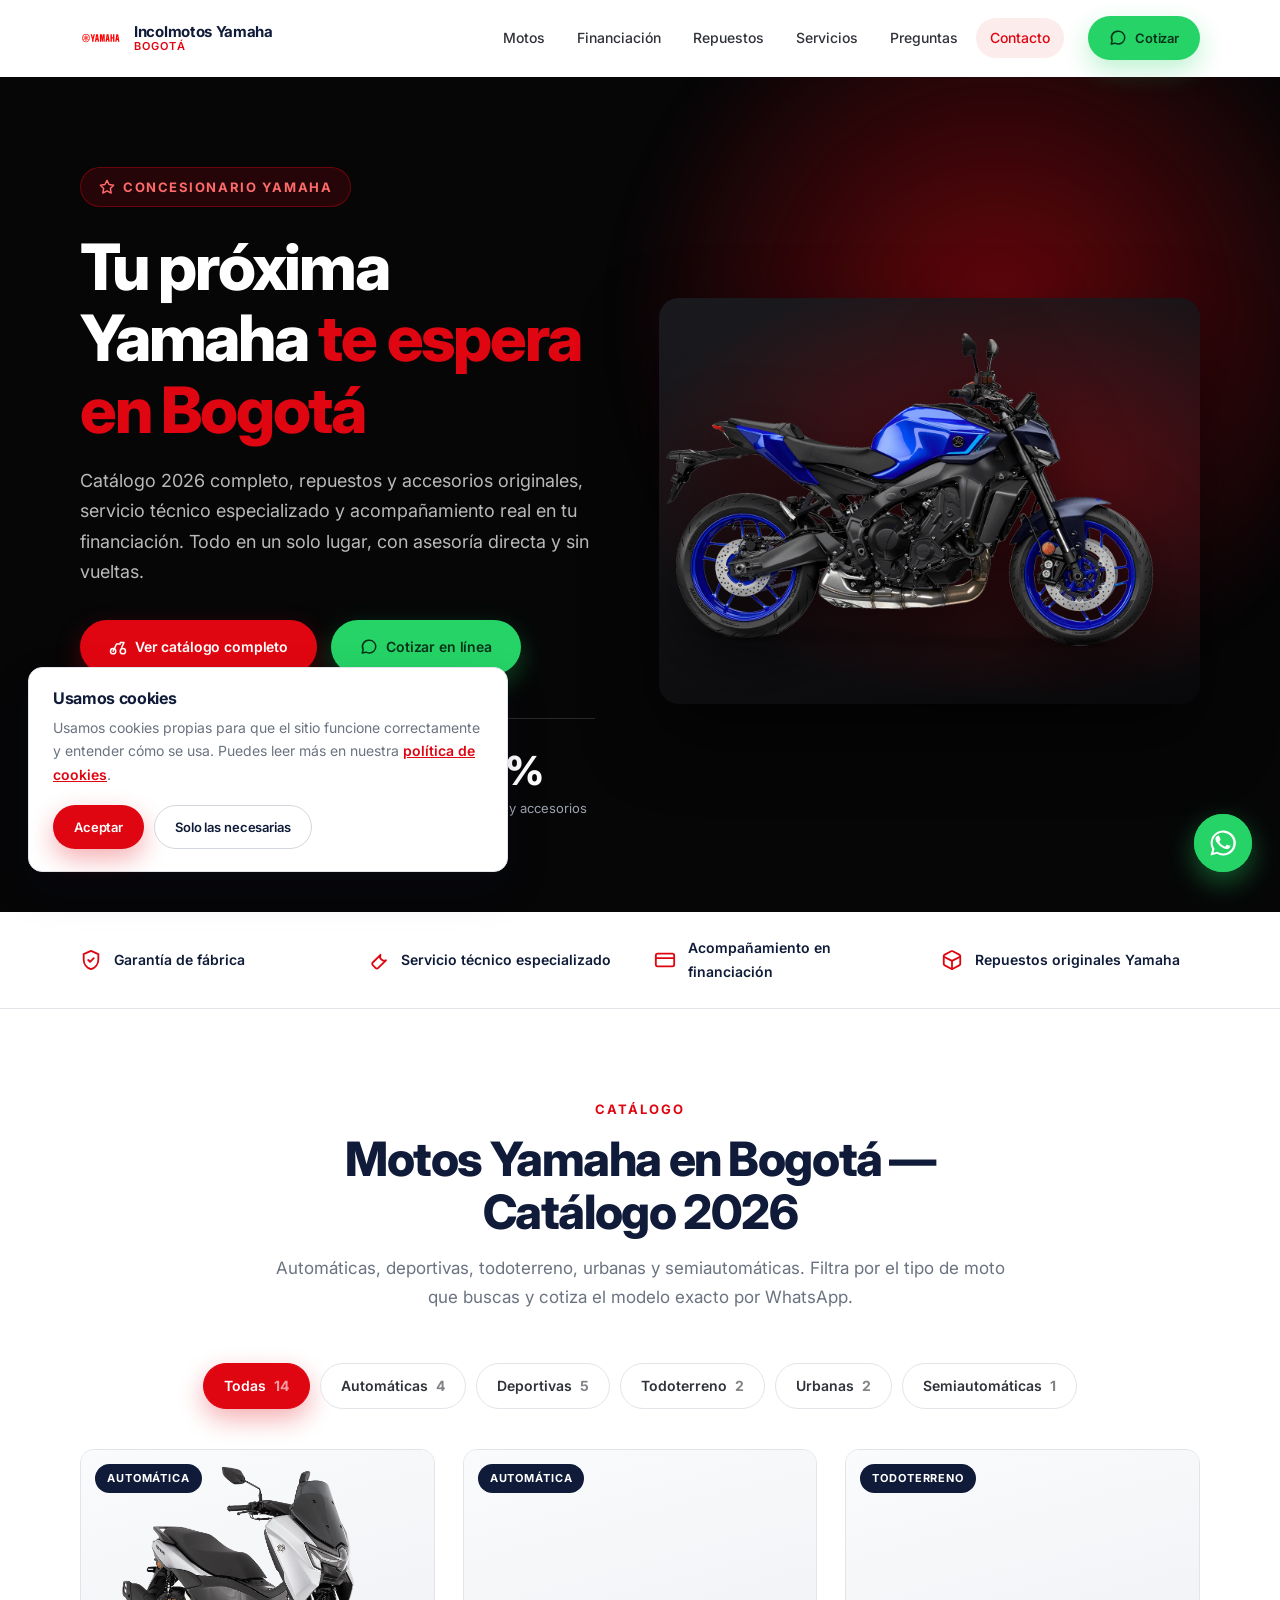
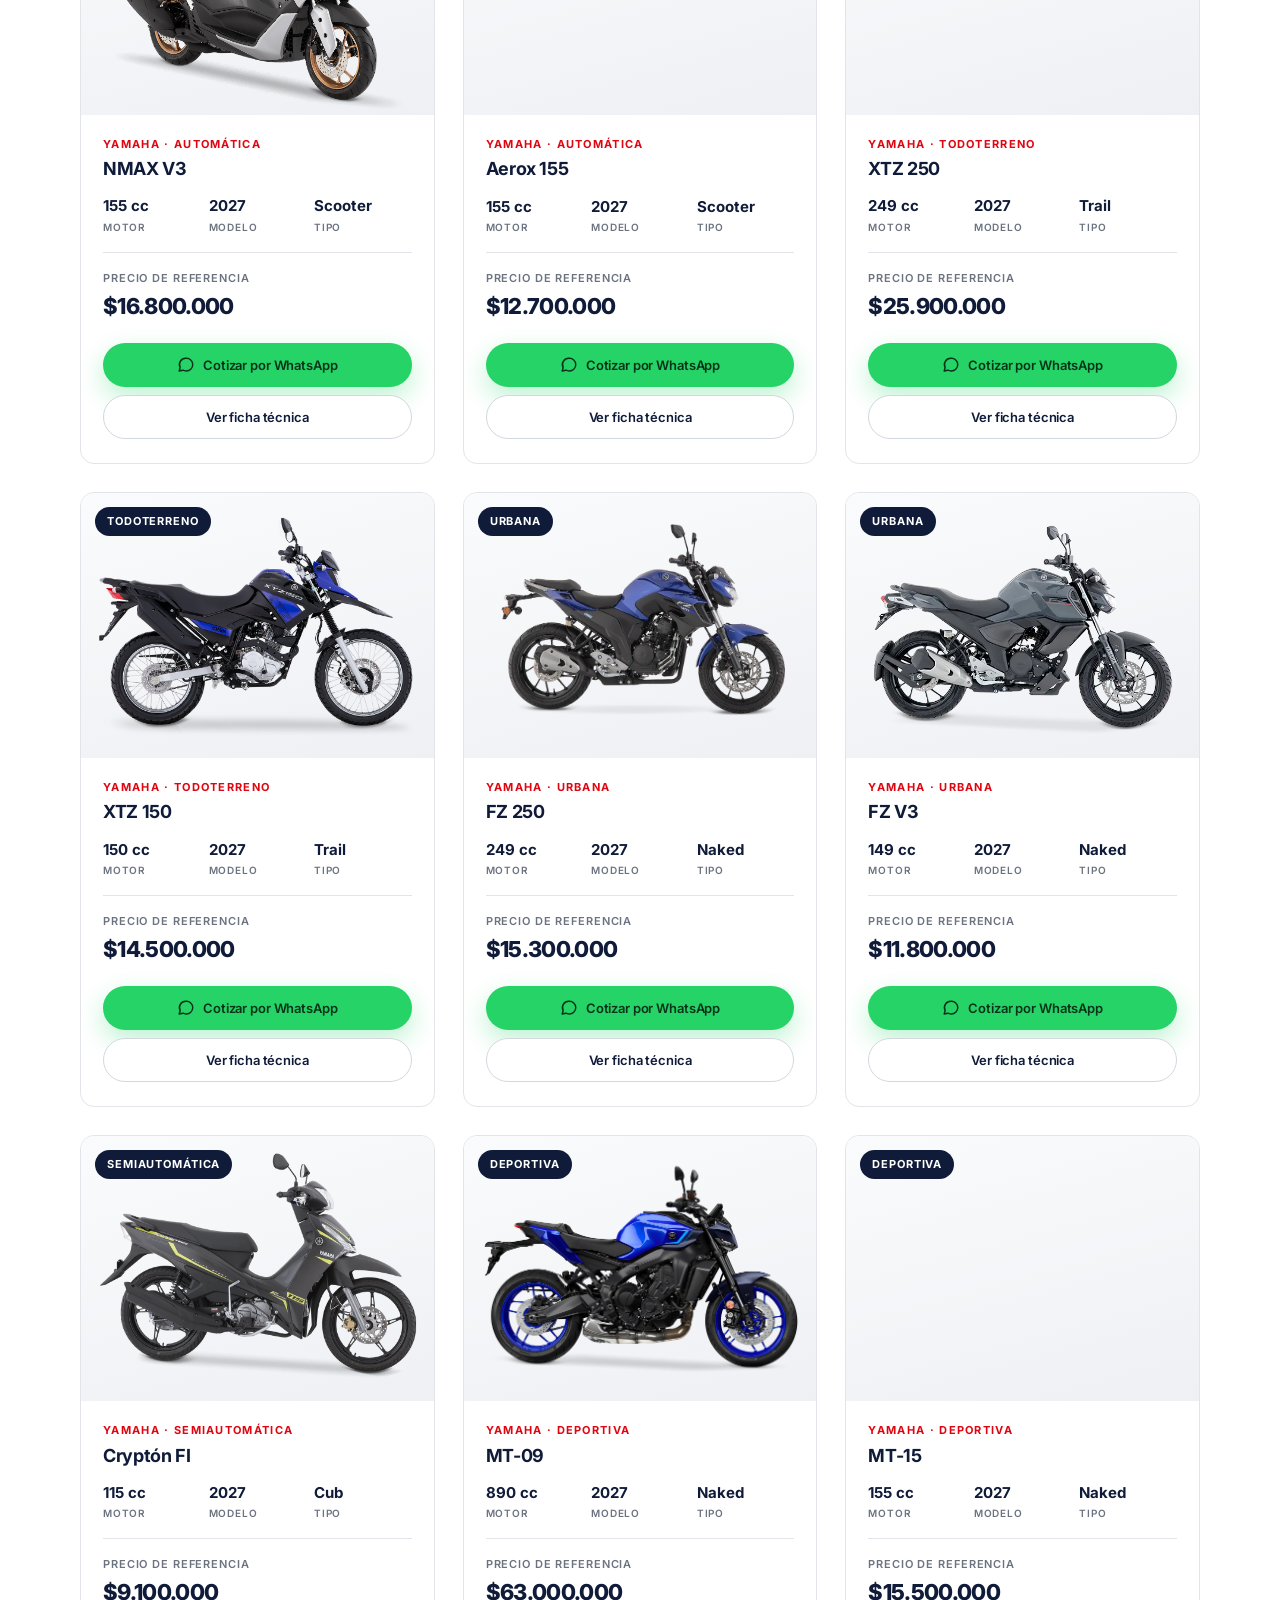
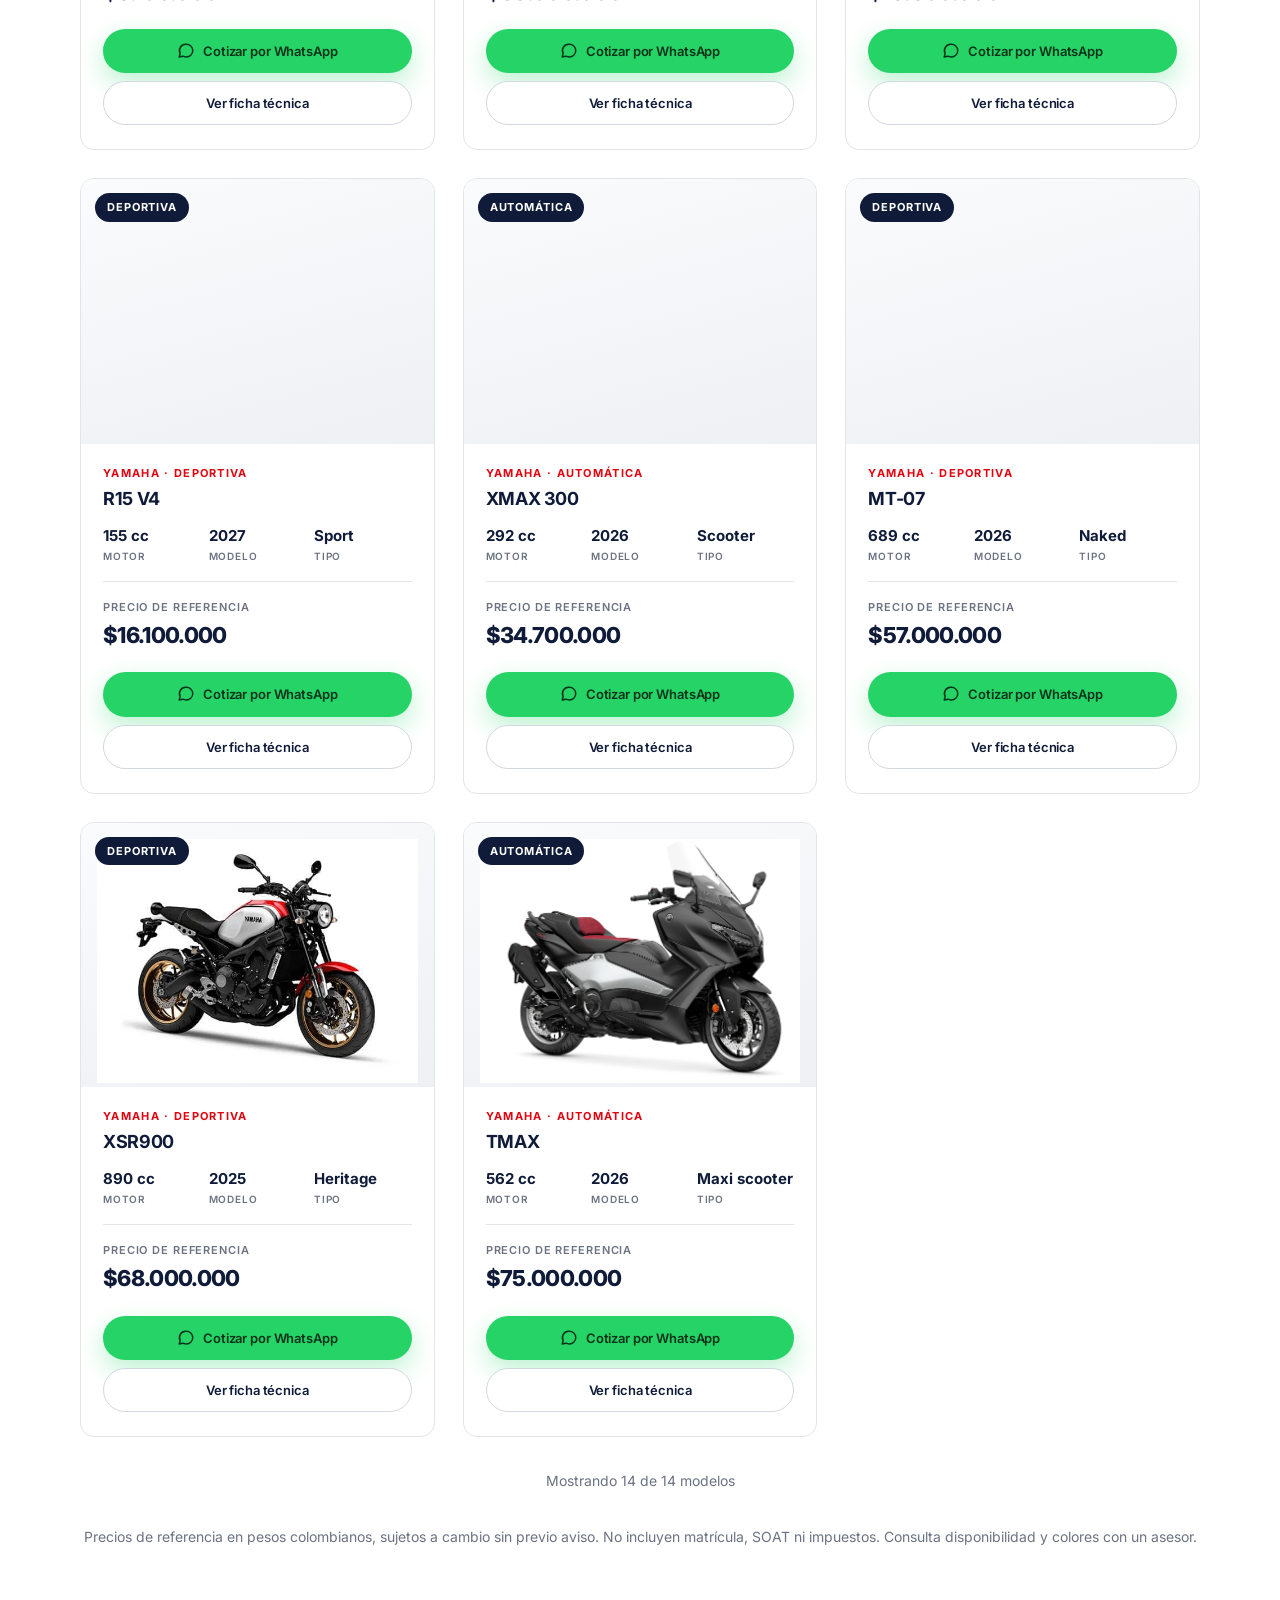
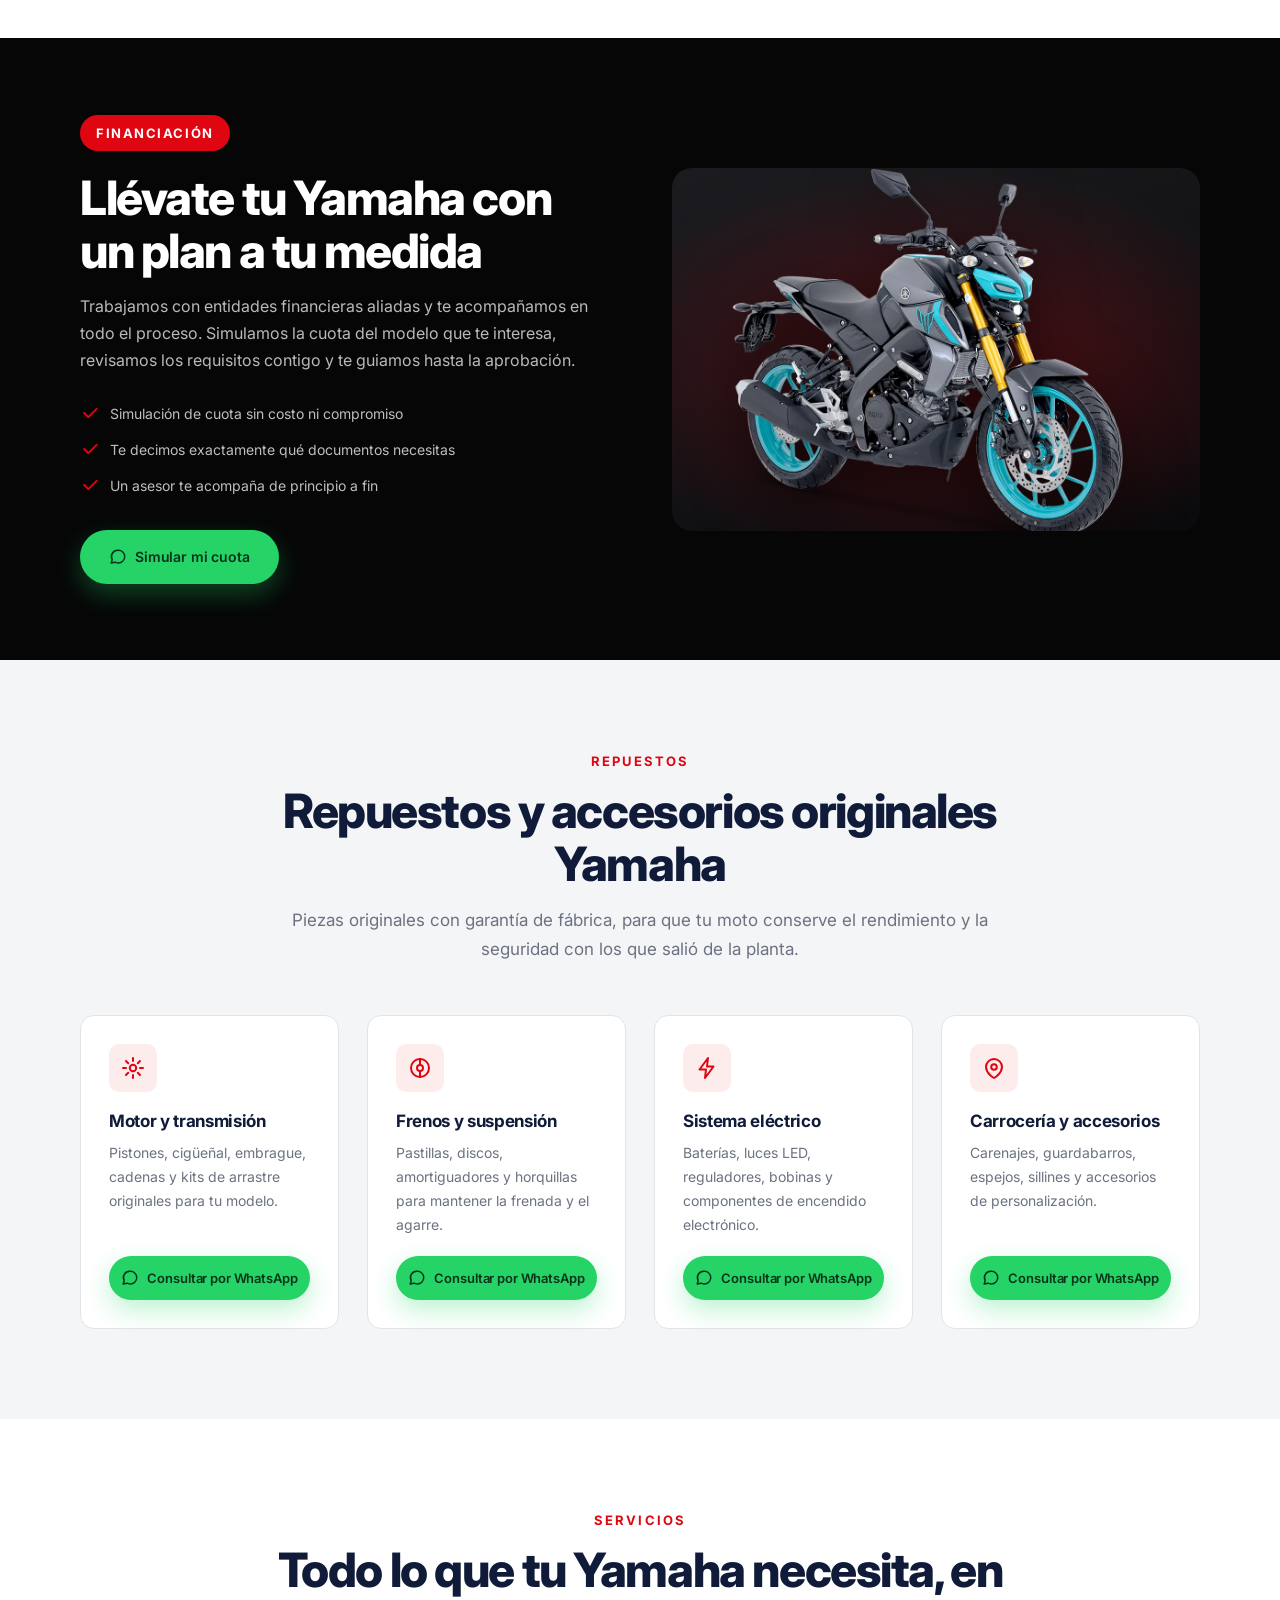
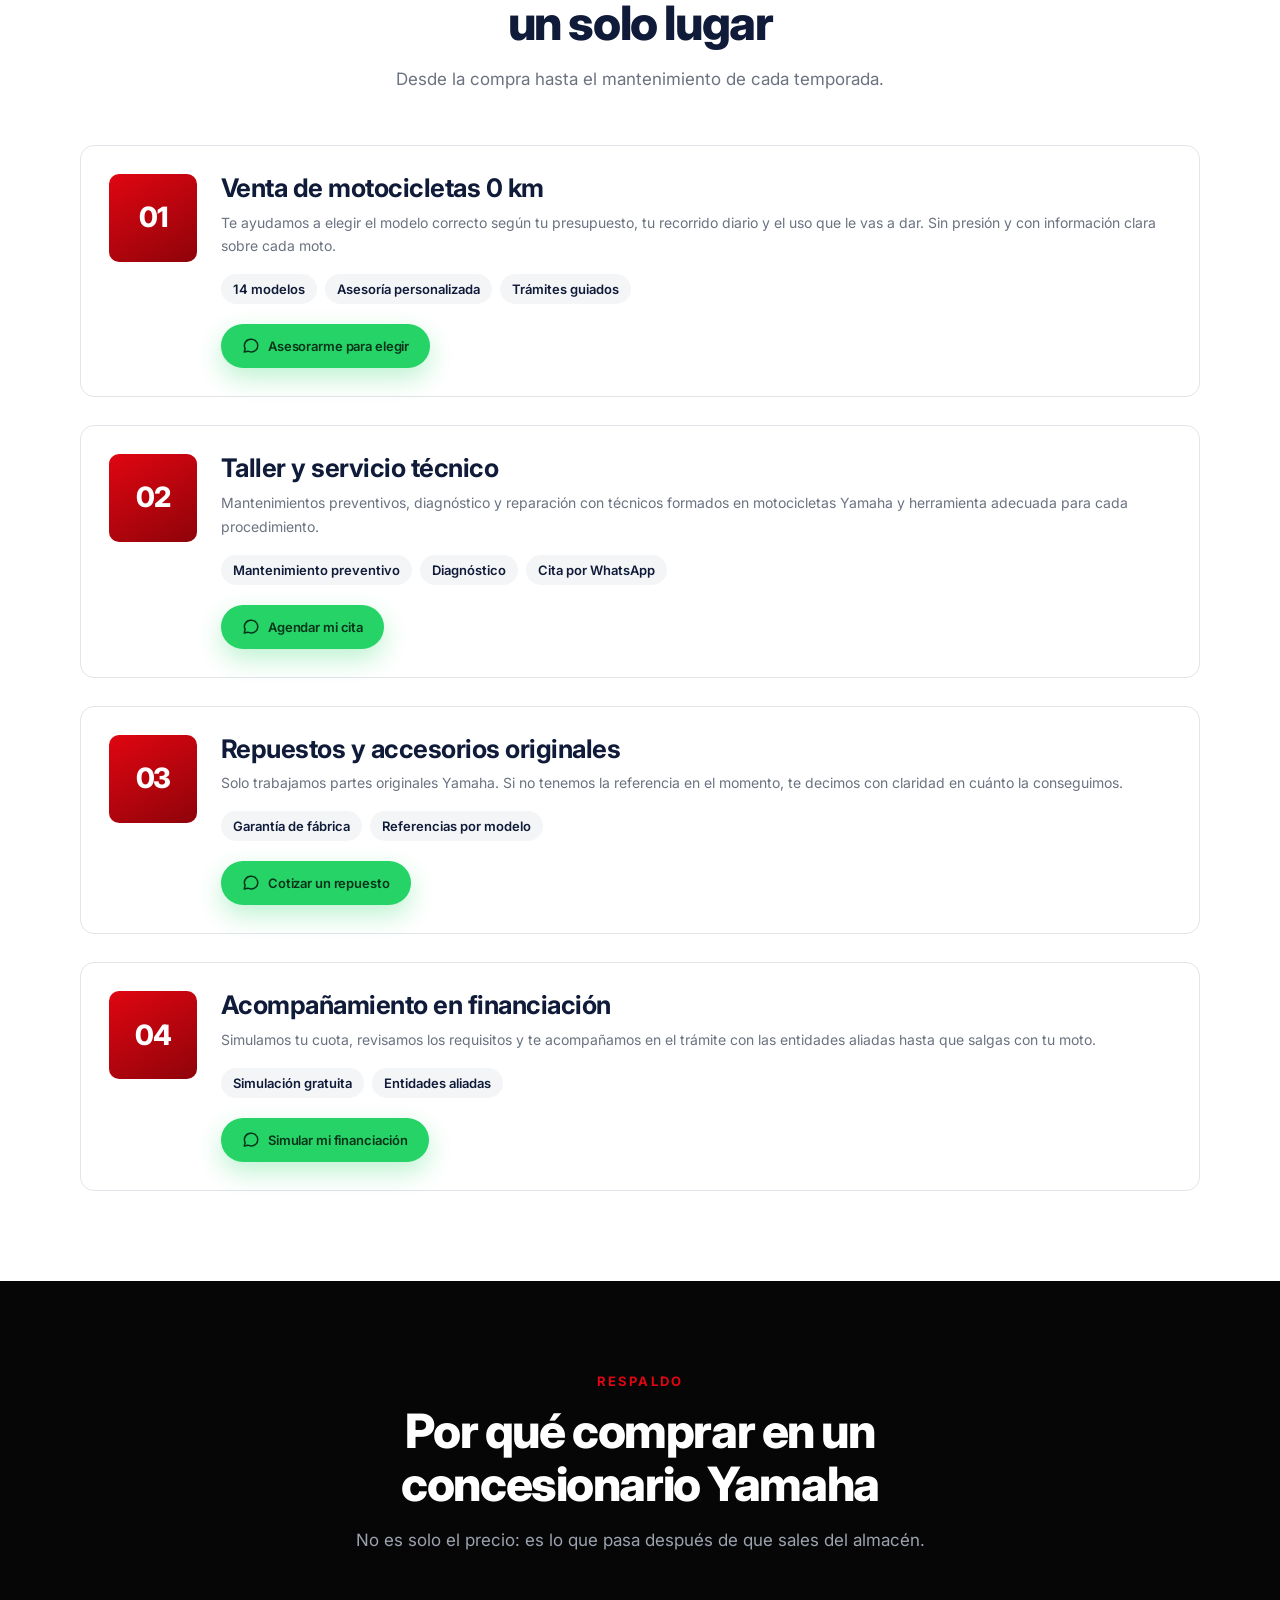
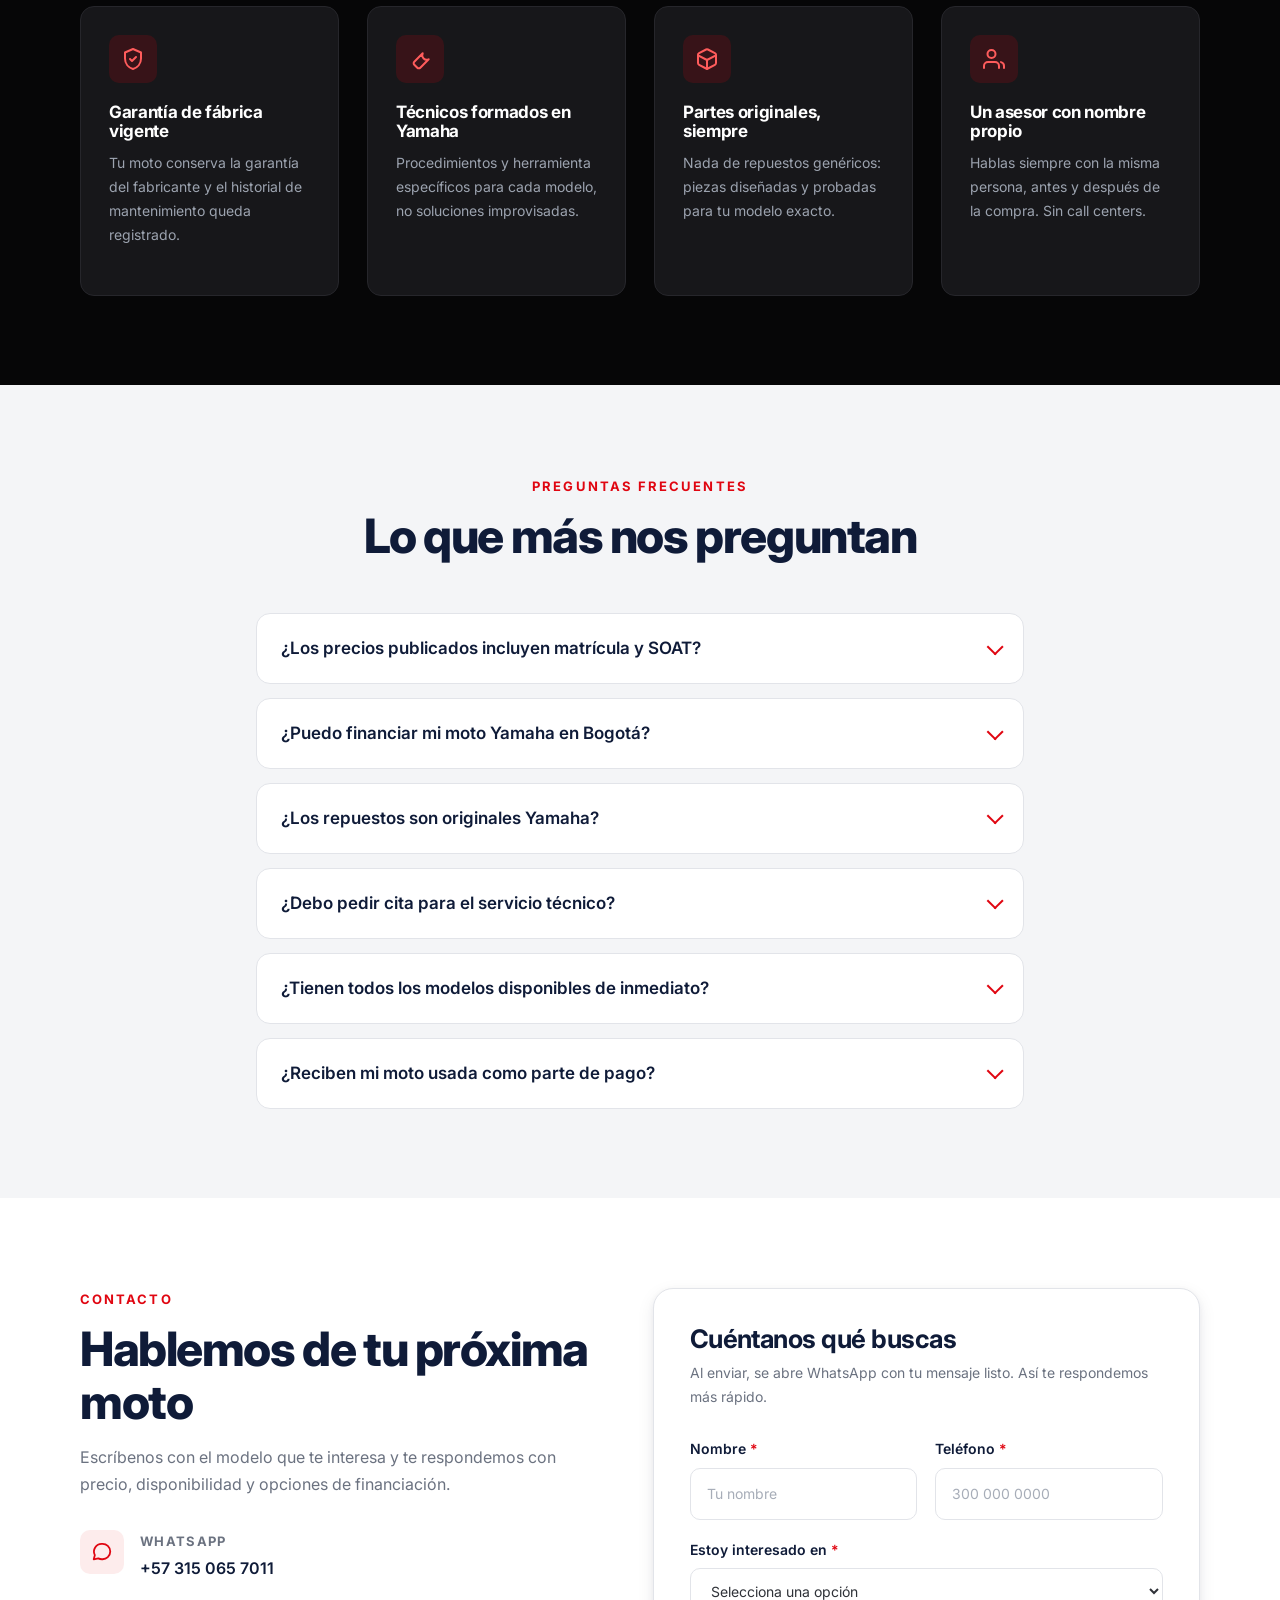
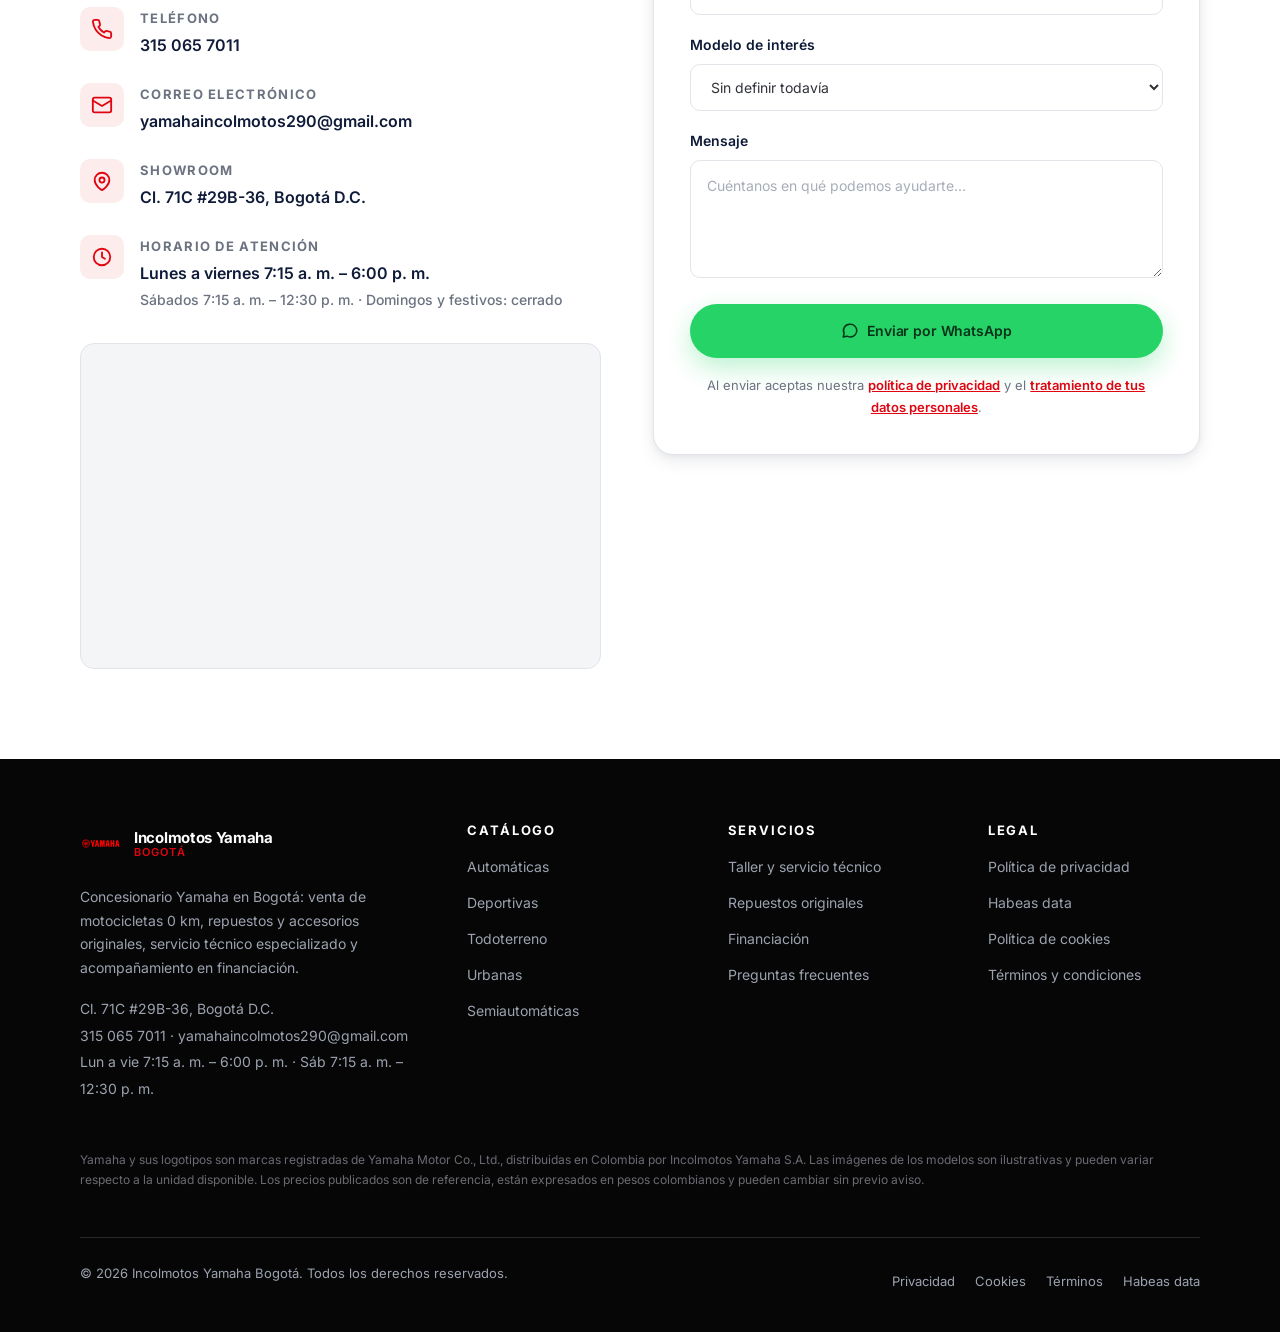
<file: index.html>
<!DOCTYPE html>
<html lang="es-CO">
<head>
<meta charset="UTF-8">
<meta name="viewport" content="width=device-width, initial-scale=1">
<meta name="theme-color" content="#e00611">

<title>Incolmotos Yamaha Bogotá | Concesionario Yamaha — Motos 0 km, Repuestos y Servicio Técnico</title>
<meta name="description" content="Concesionario Yamaha en Bogotá. Catálogo 2026 con 14 modelos: NMAX, MT-07, MT-09, MT-15, R15 V4, XTZ 250, FZ 250, Aerox 155 y más. Repuestos originales, servicio técnico y financiación. Cotiza por WhatsApp.">
<meta name="keywords" content="Yamaha Bogotá, concesionario Yamaha Bogotá, Incolmotos Yamaha, motos Yamaha Bogotá, NMAX Bogotá, MT-07 Bogotá, MT-15, R15 V4, XTZ 250, FZ 250, Aerox 155, repuestos Yamaha Bogotá, servicio técnico Yamaha, financiación motos Bogotá">
<meta name="author" content="Incolmotos Yamaha Bogotá">
<meta name="robots" content="index, follow, max-image-preview:large, max-snippet:-1">
<meta name="geo.region" content="CO-DC">
<meta name="geo.placename" content="Bogotá D.C.">
<link rel="canonical" href="https://incolmotosyamahabogota.com/">

<meta property="og:type" content="website">
<meta property="og:site_name" content="Incolmotos Yamaha Bogotá">
<meta property="og:locale" content="es_CO">
<meta property="og:url" content="https://incolmotosyamahabogota.com/">
<meta property="og:title" content="Incolmotos Yamaha Bogotá | Concesionario Yamaha">
<meta property="og:description" content="Catálogo Yamaha 2026 en Bogotá: 14 modelos disponibles, repuestos originales, servicio técnico especializado y financiación. Cotiza por WhatsApp.">
<meta property="og:image" content="https://incolmotosyamahabogota.com/img/motos/mt09-azul.png">
<meta property="og:image:alt" content="Yamaha MT-09 en Incolmotos Yamaha Bogotá">

<meta name="twitter:card" content="summary_large_image">
<meta name="twitter:title" content="Incolmotos Yamaha Bogotá | Concesionario Yamaha">
<meta name="twitter:description" content="Catálogo Yamaha 2026 en Bogotá: 14 modelos, repuestos originales, servicio técnico y financiación.">
<meta name="twitter:image" content="https://incolmotosyamahabogota.com/img/motos/mt09-azul.png">

<link rel="icon" href="favicon.ico" sizes="any">
<link rel="icon" href="img/favicon-yamaha.png" type="image/png" sizes="96x96">
<link rel="apple-touch-icon" href="apple-touch-icon.png">

<link rel="preconnect" href="https://fonts.googleapis.com">
<link rel="preconnect" href="https://fonts.gstatic.com" crossorigin>
<link rel="preload" as="image" href="img/motos/mt09-azul.webp" type="image/webp" fetchpriority="high">
<link href="https://fonts.googleapis.com/css2?family=Inter:wght@400;500;600;700;800&display=swap" rel="stylesheet">
<link rel="stylesheet" href="css/styles.css">

<script type="application/ld+json">
{
  "@context": "https://schema.org",
  "@graph": [
    {
      "@type": "WebSite",
      "@id": "https://incolmotosyamahabogota.com/#website",
      "url": "https://incolmotosyamahabogota.com/",
      "name": "Incolmotos Yamaha Bogotá",
      "inLanguage": "es-CO",
      "publisher": { "@id": "https://incolmotosyamahabogota.com/#dealer" }
    },
    {
      "@type": ["MotorcycleDealer", "LocalBusiness"],
      "@id": "https://incolmotosyamahabogota.com/#dealer",
      "name": "Incolmotos Yamaha Bogotá",
      "description": "Concesionario Yamaha en Bogotá: venta de motocicletas 0 km, repuestos y accesorios originales, servicio técnico especializado y acompañamiento en financiación.",
      "url": "https://incolmotosyamahabogota.com/",
      "image": "https://incolmotosyamahabogota.com/img/motos/mt09-azul.png",
      "logo": "https://incolmotosyamahabogota.com/img/yamaha-logo.svg",
      "email": "yamahaincolmotos290@gmail.com",
      "telephone": "+573150657011",
      "priceRange": "$$",
      "currenciesAccepted": "COP",
      "areaServed": [
        { "@type": "City", "name": "Bogotá D.C." },
        { "@type": "AdministrativeArea", "name": "Cundinamarca" }
      ],
      "address": {
        "@type": "PostalAddress",
        "streetAddress": "Cl. 71C #29B-36",
        "addressLocality": "Bogotá",
        "addressRegion": "Bogotá D.C.",
        "addressCountry": "CO"
      },
      "hasMap": "https://www.google.com/maps?q=Calle+71C+%2329B-36,+Bogot%C3%A1,+Colombia",
      "brand": { "@type": "Brand", "name": "Yamaha" },
      "makesOffer": {
        "@type": "Offer",
        "itemOffered": { "@type": "Service", "name": "Venta de motocicletas Yamaha 0 km" }
      },
      "openingHoursSpecification": [
        {
          "@type": "OpeningHoursSpecification",
          "dayOfWeek": ["Monday", "Tuesday", "Wednesday", "Thursday", "Friday"],
          "opens": "07:15", "closes": "18:00"
        },
        {
          "@type": "OpeningHoursSpecification",
          "dayOfWeek": "Saturday",
          "opens": "07:15", "closes": "12:30"
        }
      ]
    },
    {
      "@type": "ItemList",
      "@id": "https://incolmotosyamahabogota.com/#catalogo",
      "name": "Catálogo Yamaha Bogotá",
      "numberOfItems": 14,
      "itemListElement": [
        { "@type": "ListItem", "position": 1, "item": { "@type": "Product", "name": "Yamaha NMAX V3", "category": "Automática", "brand": { "@type": "Brand", "name": "Yamaha" }, "image": "https://incolmotosyamahabogota.com/img/motos/nmax-gris.png", "offers": { "@type": "Offer", "price": "16800000", "priceCurrency": "COP", "availability": "https://schema.org/InStock", "url": "https://incolmotosyamahabogota.com/#motos" } } },
        { "@type": "ListItem", "position": 2, "item": { "@type": "Product", "name": "Yamaha Aerox 155", "category": "Automática", "brand": { "@type": "Brand", "name": "Yamaha" }, "image": "https://incolmotosyamahabogota.com/img/motos/aerox155-gris.png", "offers": { "@type": "Offer", "price": "12700000", "priceCurrency": "COP", "availability": "https://schema.org/InStock", "url": "https://incolmotosyamahabogota.com/#motos" } } },
        { "@type": "ListItem", "position": 3, "item": { "@type": "Product", "name": "Yamaha XTZ 250", "category": "Todoterreno", "brand": { "@type": "Brand", "name": "Yamaha" }, "image": "https://incolmotosyamahabogota.com/img/motos/xtz250-blanca-cat.png", "offers": { "@type": "Offer", "price": "25900000", "priceCurrency": "COP", "availability": "https://schema.org/InStock", "url": "https://incolmotosyamahabogota.com/#motos" } } },
        { "@type": "ListItem", "position": 4, "item": { "@type": "Product", "name": "Yamaha XTZ 150", "category": "Todoterreno", "brand": { "@type": "Brand", "name": "Yamaha" }, "image": "https://incolmotosyamahabogota.com/img/motos/xtz150-azul.png", "offers": { "@type": "Offer", "price": "14500000", "priceCurrency": "COP", "availability": "https://schema.org/InStock", "url": "https://incolmotosyamahabogota.com/#motos" } } },
        { "@type": "ListItem", "position": 5, "item": { "@type": "Product", "name": "Yamaha FZ 250", "category": "Urbana", "brand": { "@type": "Brand", "name": "Yamaha" }, "image": "https://incolmotosyamahabogota.com/img/motos/fz25-azul.png", "offers": { "@type": "Offer", "price": "15300000", "priceCurrency": "COP", "availability": "https://schema.org/InStock", "url": "https://incolmotosyamahabogota.com/#motos" } } },
        { "@type": "ListItem", "position": 6, "item": { "@type": "Product", "name": "Yamaha FZ V3", "category": "Urbana", "brand": { "@type": "Brand", "name": "Yamaha" }, "image": "https://incolmotosyamahabogota.com/img/motos/fzv3-cat.png", "offers": { "@type": "Offer", "price": "11800000", "priceCurrency": "COP", "availability": "https://schema.org/InStock", "url": "https://incolmotosyamahabogota.com/#motos" } } },
        { "@type": "ListItem", "position": 7, "item": { "@type": "Product", "name": "Yamaha Cryptón FI", "category": "Semiautomática", "brand": { "@type": "Brand", "name": "Yamaha" }, "image": "https://incolmotosyamahabogota.com/img/motos/crypton-fi-negra.png", "offers": { "@type": "Offer", "price": "9100000", "priceCurrency": "COP", "availability": "https://schema.org/InStock", "url": "https://incolmotosyamahabogota.com/#motos" } } },
        { "@type": "ListItem", "position": 8, "item": { "@type": "Product", "name": "Yamaha MT-09", "category": "Deportiva", "brand": { "@type": "Brand", "name": "Yamaha" }, "image": "https://incolmotosyamahabogota.com/img/motos/mt09-azul.png", "offers": { "@type": "Offer", "price": "63000000", "priceCurrency": "COP", "availability": "https://schema.org/InStock", "url": "https://incolmotosyamahabogota.com/#motos" } } },
        { "@type": "ListItem", "position": 9, "item": { "@type": "Product", "name": "Yamaha MT-15", "category": "Deportiva", "brand": { "@type": "Brand", "name": "Yamaha" }, "image": "https://incolmotosyamahabogota.com/img/motos/mt15-gris-cat.png", "offers": { "@type": "Offer", "price": "15500000", "priceCurrency": "COP", "availability": "https://schema.org/InStock", "url": "https://incolmotosyamahabogota.com/#motos" } } },
        { "@type": "ListItem", "position": 10, "item": { "@type": "Product", "name": "Yamaha R15 V4", "category": "Deportiva", "brand": { "@type": "Brand", "name": "Yamaha" }, "image": "https://incolmotosyamahabogota.com/img/motos/r15v4-azul.jpg", "offers": { "@type": "Offer", "price": "16100000", "priceCurrency": "COP", "availability": "https://schema.org/InStock", "url": "https://incolmotosyamahabogota.com/#motos" } } },
        { "@type": "ListItem", "position": 11, "item": { "@type": "Product", "name": "Yamaha XMAX 300", "category": "Automática", "brand": { "@type": "Brand", "name": "Yamaha" }, "image": "https://incolmotosyamahabogota.com/img/motos/xmax300-gris.jpg", "offers": { "@type": "Offer", "price": "34700000", "priceCurrency": "COP", "availability": "https://schema.org/InStock", "url": "https://incolmotosyamahabogota.com/#motos" } } },
        { "@type": "ListItem", "position": 12, "item": { "@type": "Product", "name": "Yamaha MT-07", "category": "Deportiva", "brand": { "@type": "Brand", "name": "Yamaha" }, "image": "https://incolmotosyamahabogota.com/img/motos/mt07-gris.png", "offers": { "@type": "Offer", "price": "57000000", "priceCurrency": "COP", "availability": "https://schema.org/InStock", "url": "https://incolmotosyamahabogota.com/#motos" } } },
        { "@type": "ListItem", "position": 13, "item": { "@type": "Product", "name": "Yamaha XSR900", "category": "Deportiva", "brand": { "@type": "Brand", "name": "Yamaha" }, "image": "https://incolmotosyamahabogota.com/img/motos/xsr900-negro.jpg", "offers": { "@type": "Offer", "price": "68000000", "priceCurrency": "COP", "availability": "https://schema.org/InStock", "url": "https://incolmotosyamahabogota.com/#motos" } } },
        { "@type": "ListItem", "position": 14, "item": { "@type": "Product", "name": "Yamaha TMAX", "category": "Automática", "brand": { "@type": "Brand", "name": "Yamaha" }, "image": "https://incolmotosyamahabogota.com/img/motos/tmax-rojo.jpg", "offers": { "@type": "Offer", "price": "75000000", "priceCurrency": "COP", "availability": "https://schema.org/InStock", "url": "https://incolmotosyamahabogota.com/#motos" } } }
      ]
    },
    {
      "@type": "FAQPage",
      "@id": "https://incolmotosyamahabogota.com/#faq",
      "mainEntity": [
        { "@type": "Question", "name": "¿Los precios publicados incluyen matrícula y SOAT?", "acceptedAnswer": { "@type": "Answer", "text": "Los precios que ves en el catálogo son precios de referencia de la motocicleta. Los trámites de matrícula, SOAT e impuestos se cotizan aparte porque varían según la ciudad de registro. Un asesor te entrega el valor total antes de cualquier compromiso." } },
        { "@type": "Question", "name": "¿Puedo financiar mi moto Yamaha en Bogotá?", "acceptedAnswer": { "@type": "Answer", "text": "Sí. Trabajamos con entidades financieras aliadas y te acompañamos en todo el trámite: simulamos la cuota según el modelo que te interesa, revisamos los requisitos y te guiamos hasta la aprobación. La simulación no tiene costo ni compromiso." } },
        { "@type": "Question", "name": "¿Los repuestos son originales Yamaha?", "acceptedAnswer": { "@type": "Answer", "text": "Sí. Trabajamos únicamente con repuestos y accesorios originales Yamaha, que conservan la garantía de fábrica y el desempeño para el que fue diseñada tu moto." } },
        { "@type": "Question", "name": "¿Debo pedir cita para el servicio técnico?", "acceptedAnswer": { "@type": "Answer", "text": "Recomendamos agendar por WhatsApp para asegurar disponibilidad de taller el día que necesitas y reducir el tiempo de espera. También atendemos por orden de llegada según la agenda del día." } },
        { "@type": "Question", "name": "¿Tienen todos los modelos disponibles de inmediato?", "acceptedAnswer": { "@type": "Answer", "text": "La disponibilidad de color y modelo cambia constantemente. Escríbenos por WhatsApp con el modelo que buscas y te confirmamos existencias y tiempo de entrega en el momento." } },
        { "@type": "Question", "name": "¿Reciben mi moto usada como parte de pago?", "acceptedAnswer": { "@type": "Answer", "text": "Consúltalo con un asesor. Evaluamos cada caso según el modelo, el año y el estado de la motocicleta, y te damos una respuesta concreta antes de que tomes una decisión." } }
      ]
    }
  ]
}
</script>
</head>

<body>
<a class="skip-link" href="#main">Saltar al contenido principal</a>

<!-- ============ HEADER ============ -->
<header class="header" id="header">
    <div class="wrap header__inner">
        <a class="brand" href="#inicio" aria-label="Incolmotos Yamaha Bogotá — Inicio">
            <img class="brand__logo" src="img/yamaha-logo.svg" alt="" width="42" height="42" aria-hidden="true">
            <span class="brand__name">Incolmotos Yamaha<span>Bogotá</span></span>
        </a>

        <button class="burger" id="burger" type="button" aria-label="Abrir menú" aria-expanded="false" aria-controls="nav">
            <span></span>
        </button>

        <nav class="nav" id="nav" aria-label="Navegación principal">
            <ul class="nav__list">
                <li><a class="nav__link" href="#motos">Motos</a></li>
                <li><a class="nav__link" href="#financiacion">Financiación</a></li>
                <li><a class="nav__link" href="#repuestos">Repuestos</a></li>
                <li><a class="nav__link" href="#servicios">Servicios</a></li>
                <li><a class="nav__link" href="#faq">Preguntas</a></li>
                <li><a class="nav__link" href="#contacto">Contacto</a></li>
            </ul>
            <div class="nav__cta">
                <a class="btn btn--wa" href="https://wa.me/573150657011?text=Hola%2C%20quiero%20cotizar%20una%20moto%20Yamaha%20en%20Bogot%C3%A1." data-wa="Hola, quiero cotizar una moto Yamaha en Bogotá." target="_blank" rel="noopener"><svg viewBox="0 0 24 24" fill="none" stroke="currentColor" stroke-width="2" stroke-linecap="round" stroke-linejoin="round" aria-hidden="true"><path d="M21 11.5a8.4 8.4 0 0 1-9 8.4 8.9 8.9 0 0 1-4.1-1L3 20l1.2-4.6A8.4 8.4 0 0 1 12 3.1a8.4 8.4 0 0 1 9 8.4z"/></svg>Cotizar ahora</a>
            </div>
        </nav>

        <div class="header__cta">
            <a class="btn btn--wa btn--sm" href="https://wa.me/573150657011?text=Hola%2C%20quiero%20cotizar%20una%20moto%20Yamaha%20en%20Bogot%C3%A1." data-wa="Hola, quiero cotizar una moto Yamaha en Bogotá." target="_blank" rel="noopener"><svg viewBox="0 0 24 24" fill="none" stroke="currentColor" stroke-width="2" stroke-linecap="round" stroke-linejoin="round" aria-hidden="true"><path d="M21 11.5a8.4 8.4 0 0 1-9 8.4 8.9 8.9 0 0 1-4.1-1L3 20l1.2-4.6A8.4 8.4 0 0 1 12 3.1a8.4 8.4 0 0 1 9 8.4z"/></svg>Cotizar</a>
        </div>
    </div>
</header>

<main id="main">

<!-- ============ HERO ============ -->
<section class="hero" id="inicio" aria-labelledby="hero-title">
    <div class="wrap hero__grid">
        <div class="hero__copy">
            <p class="hero__badge">
                <svg viewBox="0 0 24 24" fill="none" stroke="currentColor" stroke-width="2.2" stroke-linecap="round" stroke-linejoin="round" aria-hidden="true"><path d="M12 2 15.1 8.3 22 9.3l-5 4.9 1.2 6.9L12 17.8 5.8 21.1 7 14.2l-5-4.9 6.9-1z"/></svg>
                Concesionario Yamaha
            </p>

            <h1 id="hero-title">Tu próxima Yamaha <em>te espera en Bogotá</em></h1>

            <p class="hero__lead">
                Catálogo 2026 completo, repuestos y accesorios originales, servicio técnico
                especializado y acompañamiento real en tu financiación. Todo en un solo lugar,
                con asesoría directa y sin vueltas.
            </p>

            <div class="hero__actions">
                <a class="btn btn--primary" href="#motos">
                    <svg viewBox="0 0 24 24" fill="none" stroke="currentColor" stroke-width="2" stroke-linecap="round" stroke-linejoin="round" aria-hidden="true"><circle cx="5.5" cy="17.5" r="3.5"/><circle cx="18.5" cy="17.5" r="3.5"/><path d="M15 6h5l-3 6.5M5.5 17.5 10 8h5"/></svg>
                    Ver catálogo completo
                </a>
                <a class="btn btn--wa" href="https://wa.me/573150657011?text=Hola%2C%20quiero%20cotizar%20una%20moto%20Yamaha%20en%20Bogot%C3%A1." data-wa="Hola, quiero cotizar una moto Yamaha en Bogotá." target="_blank" rel="noopener">
                    <svg viewBox="0 0 24 24" fill="none" stroke="currentColor" stroke-width="2" stroke-linecap="round" stroke-linejoin="round" aria-hidden="true"><path d="M21 11.5a8.4 8.4 0 0 1-9 8.4 8.9 8.9 0 0 1-4.1-1L3 20l1.2-4.6A8.4 8.4 0 0 1 12 3.1a8.4 8.4 0 0 1 9 8.4z"/></svg>
                    Cotizar en línea
                </a>
            </div>

            <div class="hero__stats">
                <div class="hero__stat">
                    <b data-count="14">0</b>
                    <span>Modelos Yamaha en catálogo</span>
                </div>
                <div class="hero__stat">
                    <b data-count="5">0</b>
                    <span>Categorías: de urbanas a superdeportivas</span>
                </div>
                <div class="hero__stat">
                    <b data-count="100" data-suffix="%">0</b>
                    <span>Repuestos y accesorios originales</span>
                </div>
            </div>
        </div>

        <div class="hero__media">
            <picture>
                <source srcset="img/motos/mt09-azul.webp" type="image/webp">
                <img src="img/motos/mt09-azul.png" alt="Yamaha MT-09 disponible en Incolmotos Yamaha Bogotá" width="1296" height="986" fetchpriority="high" decoding="async">
            </picture>
        </div>
    </div>
</section>

<!-- ============ TRUST BAR ============ -->
<section class="trust" aria-label="Por qué comprar con nosotros">
    <div class="wrap">
        <ul class="trust__list">
            <li class="trust__item">
                <svg viewBox="0 0 24 24" fill="none" stroke="currentColor" stroke-width="2" stroke-linecap="round" stroke-linejoin="round" aria-hidden="true"><path d="M12 2 4 5.5v6c0 5 3.4 9.1 8 10.5 4.6-1.4 8-5.5 8-10.5v-6z"/><path d="m9 12 2 2 4-4"/></svg>
                Garantía de fábrica
            </li>
            <li class="trust__item">
                <svg viewBox="0 0 24 24" fill="none" stroke="currentColor" stroke-width="2" stroke-linecap="round" stroke-linejoin="round" aria-hidden="true"><path d="M14.7 6.3a4.5 4.5 0 0 0 6 6l-8.4 8.4a2.1 2.1 0 0 1-3 0l-3-3a2.1 2.1 0 0 1 0-3z"/></svg>
                Servicio técnico especializado
            </li>
            <li class="trust__item">
                <svg viewBox="0 0 24 24" fill="none" stroke="currentColor" stroke-width="2" stroke-linecap="round" stroke-linejoin="round" aria-hidden="true"><rect x="2" y="5" width="20" height="14" rx="2"/><path d="M2 10h20"/></svg>
                Acompañamiento en financiación
            </li>
            <li class="trust__item">
                <svg viewBox="0 0 24 24" fill="none" stroke="currentColor" stroke-width="2" stroke-linecap="round" stroke-linejoin="round" aria-hidden="true"><path d="M20.9 8.4 12 13 3.1 8.4"/><path d="M12 22V13"/><path d="M21 16V8a2 2 0 0 0-1.1-1.8l-7-3.7a2 2 0 0 0-1.8 0l-7 3.7A2 2 0 0 0 3 8v8a2 2 0 0 0 1.1 1.8l7 3.7a2 2 0 0 0 1.8 0l7-3.7A2 2 0 0 0 21 16z"/></svg>
                Repuestos originales Yamaha
            </li>
        </ul>
    </div>
</section>

<!-- ============ CATÁLOGO ============ -->
<section class="section" id="motos" aria-labelledby="motos-title">
    <div class="wrap">
        <div class="section-head reveal">
            <span class="eyebrow">Catálogo</span>
            <h2 id="motos-title">Motos Yamaha en Bogotá — Catálogo 2026</h2>
            <p class="lead">
                Automáticas, deportivas, todoterreno, urbanas y semiautomáticas.
                Filtra por el tipo de moto que buscas y cotiza el modelo exacto por WhatsApp.
            </p>
        </div>

        <div class="filters reveal" role="group" aria-label="Filtrar catálogo por categoría">
            <button class="chip" type="button" data-filter="todas" aria-pressed="true">Todas <b>14</b></button>
            <button class="chip" type="button" data-filter="automatica" aria-pressed="false">Automáticas <b>4</b></button>
            <button class="chip" type="button" data-filter="deportiva" aria-pressed="false">Deportivas <b>5</b></button>
            <button class="chip" type="button" data-filter="todoterreno" aria-pressed="false">Todoterreno <b>2</b></button>
            <button class="chip" type="button" data-filter="urbana" aria-pressed="false">Urbanas <b>2</b></button>
            <button class="chip" type="button" data-filter="semiautomatica" aria-pressed="false">Semiautomáticas <b>1</b></button>
        </div>

        <div class="grid-motos" id="grid-motos">

            <!-- NMAX V3 -->
            <article class="moto-card reveal" data-category="automatica" data-name="NMAX V3">
                <div class="moto-card__media">
                    <span class="moto-card__badge">Automática</span>
                    <picture>
                        <source srcset="img/motos/nmax-gris.webp" type="image/webp">
                        <img src="img/motos/nmax-gris.png" alt="Yamaha NMAX V3 gris" width="1217" height="953" loading="lazy" decoding="async">
                    </picture>
                </div>
                <div class="moto-card__body">
                    <p class="moto-card__brand">Yamaha · Automática</p>
                    <h3 class="moto-card__name">NMAX V3</h3>
                    <dl class="moto-card__specs">
                        <div class="moto-card__spec"><dt>Motor</dt><dd>155 cc</dd></div>
                        <div class="moto-card__spec"><dt>Modelo</dt><dd>2027</dd></div>
                        <div class="moto-card__spec"><dt>Tipo</dt><dd>Scooter</dd></div>
                    </dl>
                    <p class="moto-card__price"><small>Precio de referencia</small><b>$16.800.000</b></p>
                    <div class="moto-card__actions">
                        <a class="btn btn--wa btn--sm btn--wide" href="https://wa.me/573150657011?text=Hola%2C%20me%20interesa%20la%20Yamaha%20NMAX%20V3%20(%2416.800.000).%20%C2%BFMe%20das%20m%C3%A1s%20informaci%C3%B3n%3F" data-wa="Hola, me interesa la Yamaha NMAX V3 ($16.800.000). ¿Me das más información?" target="_blank" rel="noopener">
                            <svg viewBox="0 0 24 24" fill="none" stroke="currentColor" stroke-width="2" stroke-linecap="round" stroke-linejoin="round" aria-hidden="true"><path d="M21 11.5a8.4 8.4 0 0 1-9 8.4 8.9 8.9 0 0 1-4.1-1L3 20l1.2-4.6A8.4 8.4 0 0 1 12 3.1a8.4 8.4 0 0 1 9 8.4z"/></svg>
                            Cotizar por WhatsApp
                        </a>
                    </div>
                </div>
            </article>

            <!-- Aerox 155 -->
            <article class="moto-card reveal" data-category="automatica" data-name="Aerox 155">
                <div class="moto-card__media">
                    <span class="moto-card__badge">Automática</span>
                    <picture>
                        <source srcset="img/motos/aerox155-gris.webp" type="image/webp">
                        <img src="img/motos/aerox155-gris.png" alt="Yamaha Aerox 155 gris" width="1080" height="822" loading="lazy" decoding="async">
                    </picture>
                </div>
                <div class="moto-card__body">
                    <p class="moto-card__brand">Yamaha · Automática</p>
                    <h3 class="moto-card__name">Aerox 155</h3>
                    <dl class="moto-card__specs">
                        <div class="moto-card__spec"><dt>Motor</dt><dd>155 cc</dd></div>
                        <div class="moto-card__spec"><dt>Modelo</dt><dd>2027</dd></div>
                        <div class="moto-card__spec"><dt>Tipo</dt><dd>Scooter</dd></div>
                    </dl>
                    <p class="moto-card__price"><small>Precio de referencia</small><b>$12.700.000</b></p>
                    <div class="moto-card__actions">
                        <a class="btn btn--wa btn--sm btn--wide" href="https://wa.me/573150657011?text=Hola%2C%20me%20interesa%20la%20Yamaha%20Aerox%20155%20(%2412.700.000).%20%C2%BFMe%20das%20m%C3%A1s%20informaci%C3%B3n%3F" data-wa="Hola, me interesa la Yamaha Aerox 155 ($12.700.000). ¿Me das más información?" target="_blank" rel="noopener">
                            <svg viewBox="0 0 24 24" fill="none" stroke="currentColor" stroke-width="2" stroke-linecap="round" stroke-linejoin="round" aria-hidden="true"><path d="M21 11.5a8.4 8.4 0 0 1-9 8.4 8.9 8.9 0 0 1-4.1-1L3 20l1.2-4.6A8.4 8.4 0 0 1 12 3.1a8.4 8.4 0 0 1 9 8.4z"/></svg>
                            Cotizar por WhatsApp
                        </a>
                    </div>
                </div>
            </article>

            <!-- XTZ 250 -->
            <article class="moto-card reveal" data-category="todoterreno" data-name="XTZ 250">
                <div class="moto-card__media">
                    <span class="moto-card__badge">Todoterreno</span>
                    <picture>
                        <source srcset="img/motos/xtz250-blanca-cat.webp" type="image/webp">
                        <img src="img/motos/xtz250-blanca-cat.png" alt="Yamaha XTZ 250 blanca" width="1080" height="758" loading="lazy" decoding="async">
                    </picture>
                </div>
                <div class="moto-card__body">
                    <p class="moto-card__brand">Yamaha · Todoterreno</p>
                    <h3 class="moto-card__name">XTZ 250</h3>
                    <dl class="moto-card__specs">
                        <div class="moto-card__spec"><dt>Motor</dt><dd>249 cc</dd></div>
                        <div class="moto-card__spec"><dt>Modelo</dt><dd>2027</dd></div>
                        <div class="moto-card__spec"><dt>Tipo</dt><dd>Trail</dd></div>
                    </dl>
                    <p class="moto-card__price"><small>Precio de referencia</small><b>$25.900.000</b></p>
                    <div class="moto-card__actions">
                        <a class="btn btn--wa btn--sm btn--wide" href="https://wa.me/573150657011?text=Hola%2C%20me%20interesa%20la%20Yamaha%20XTZ%20250%20(%2425.900.000).%20%C2%BFMe%20das%20m%C3%A1s%20informaci%C3%B3n%3F" data-wa="Hola, me interesa la Yamaha XTZ 250 ($25.900.000). ¿Me das más información?" target="_blank" rel="noopener">
                            <svg viewBox="0 0 24 24" fill="none" stroke="currentColor" stroke-width="2" stroke-linecap="round" stroke-linejoin="round" aria-hidden="true"><path d="M21 11.5a8.4 8.4 0 0 1-9 8.4 8.9 8.9 0 0 1-4.1-1L3 20l1.2-4.6A8.4 8.4 0 0 1 12 3.1a8.4 8.4 0 0 1 9 8.4z"/></svg>
                            Cotizar por WhatsApp
                        </a>
                    </div>
                </div>
            </article>

            <!-- XTZ 150 -->
            <article class="moto-card reveal" data-category="todoterreno" data-name="XTZ 150">
                <div class="moto-card__media">
                    <span class="moto-card__badge">Todoterreno</span>
                    <picture>
                        <source srcset="img/motos/xtz150-azul.webp" type="image/webp">
                        <img src="img/motos/xtz150-azul.png" alt="Yamaha XTZ 150 azul" width="1080" height="758" loading="lazy" decoding="async">
                    </picture>
                </div>
                <div class="moto-card__body">
                    <p class="moto-card__brand">Yamaha · Todoterreno</p>
                    <h3 class="moto-card__name">XTZ 150</h3>
                    <dl class="moto-card__specs">
                        <div class="moto-card__spec"><dt>Motor</dt><dd>150 cc</dd></div>
                        <div class="moto-card__spec"><dt>Modelo</dt><dd>2027</dd></div>
                        <div class="moto-card__spec"><dt>Tipo</dt><dd>Trail</dd></div>
                    </dl>
                    <p class="moto-card__price"><small>Precio de referencia</small><b>$14.500.000</b></p>
                    <div class="moto-card__actions">
                        <a class="btn btn--wa btn--sm btn--wide" href="https://wa.me/573150657011?text=Hola%2C%20me%20interesa%20la%20Yamaha%20XTZ%20150%20(%2414.500.000).%20%C2%BFMe%20das%20m%C3%A1s%20informaci%C3%B3n%3F" data-wa="Hola, me interesa la Yamaha XTZ 150 ($14.500.000). ¿Me das más información?" target="_blank" rel="noopener">
                            <svg viewBox="0 0 24 24" fill="none" stroke="currentColor" stroke-width="2" stroke-linecap="round" stroke-linejoin="round" aria-hidden="true"><path d="M21 11.5a8.4 8.4 0 0 1-9 8.4 8.9 8.9 0 0 1-4.1-1L3 20l1.2-4.6A8.4 8.4 0 0 1 12 3.1a8.4 8.4 0 0 1 9 8.4z"/></svg>
                            Cotizar por WhatsApp
                        </a>
                    </div>
                </div>
            </article>

            <!-- FZ 250 -->
            <article class="moto-card reveal" data-category="urbana" data-name="FZ 250">
                <div class="moto-card__media">
                    <span class="moto-card__badge">Urbana</span>
                    <picture>
                        <source srcset="img/motos/fz25-azul.webp" type="image/webp">
                        <img src="img/motos/fz25-azul.png" alt="Yamaha FZ 250 azul" width="810" height="515" loading="lazy" decoding="async">
                    </picture>
                </div>
                <div class="moto-card__body">
                    <p class="moto-card__brand">Yamaha · Urbana</p>
                    <h3 class="moto-card__name">FZ 250</h3>
                    <dl class="moto-card__specs">
                        <div class="moto-card__spec"><dt>Motor</dt><dd>249 cc</dd></div>
                        <div class="moto-card__spec"><dt>Modelo</dt><dd>2027</dd></div>
                        <div class="moto-card__spec"><dt>Tipo</dt><dd>Naked</dd></div>
                    </dl>
                    <p class="moto-card__price"><small>Precio de referencia</small><b>$15.300.000</b></p>
                    <div class="moto-card__actions">
                        <a class="btn btn--wa btn--sm btn--wide" href="https://wa.me/573150657011?text=Hola%2C%20me%20interesa%20la%20Yamaha%20FZ%20250%20(%2415.300.000).%20%C2%BFMe%20das%20m%C3%A1s%20informaci%C3%B3n%3F" data-wa="Hola, me interesa la Yamaha FZ 250 ($15.300.000). ¿Me das más información?" target="_blank" rel="noopener">
                            <svg viewBox="0 0 24 24" fill="none" stroke="currentColor" stroke-width="2" stroke-linecap="round" stroke-linejoin="round" aria-hidden="true"><path d="M21 11.5a8.4 8.4 0 0 1-9 8.4 8.9 8.9 0 0 1-4.1-1L3 20l1.2-4.6A8.4 8.4 0 0 1 12 3.1a8.4 8.4 0 0 1 9 8.4z"/></svg>
                            Cotizar por WhatsApp
                        </a>
                    </div>
                </div>
            </article>

            <!-- FZ V3 -->
            <article class="moto-card reveal" data-category="urbana" data-name="FZ V3">
                <div class="moto-card__media">
                    <span class="moto-card__badge">Urbana</span>
                    <picture>
                        <source srcset="img/motos/fzv3-cat.webp" type="image/webp">
                        <img src="img/motos/fzv3-cat.png" alt="Yamaha FZ V3" width="600" height="408" loading="lazy" decoding="async">
                    </picture>
                </div>
                <div class="moto-card__body">
                    <p class="moto-card__brand">Yamaha · Urbana</p>
                    <h3 class="moto-card__name">FZ V3</h3>
                    <dl class="moto-card__specs">
                        <div class="moto-card__spec"><dt>Motor</dt><dd>149 cc</dd></div>
                        <div class="moto-card__spec"><dt>Modelo</dt><dd>2027</dd></div>
                        <div class="moto-card__spec"><dt>Tipo</dt><dd>Naked</dd></div>
                    </dl>
                    <p class="moto-card__price"><small>Precio de referencia</small><b>$11.800.000</b></p>
                    <div class="moto-card__actions">
                        <a class="btn btn--wa btn--sm btn--wide" href="https://wa.me/573150657011?text=Hola%2C%20me%20interesa%20la%20Yamaha%20FZ%20V3%20(%2411.800.000).%20%C2%BFMe%20das%20m%C3%A1s%20informaci%C3%B3n%3F" data-wa="Hola, me interesa la Yamaha FZ V3 ($11.800.000). ¿Me das más información?" target="_blank" rel="noopener">
                            <svg viewBox="0 0 24 24" fill="none" stroke="currentColor" stroke-width="2" stroke-linecap="round" stroke-linejoin="round" aria-hidden="true"><path d="M21 11.5a8.4 8.4 0 0 1-9 8.4 8.9 8.9 0 0 1-4.1-1L3 20l1.2-4.6A8.4 8.4 0 0 1 12 3.1a8.4 8.4 0 0 1 9 8.4z"/></svg>
                            Cotizar por WhatsApp
                        </a>
                    </div>
                </div>
            </article>

            <!-- Cryptón FI -->
            <article class="moto-card reveal" data-category="semiautomatica" data-name="Cryptón FI">
                <div class="moto-card__media">
                    <span class="moto-card__badge">Semiautomática</span>
                    <picture>
                        <source srcset="img/motos/crypton-fi-negra.webp" type="image/webp">
                        <img src="img/motos/crypton-fi-negra.png" alt="Yamaha Cryptón FI negra" width="1080" height="776" loading="lazy" decoding="async">
                    </picture>
                </div>
                <div class="moto-card__body">
                    <p class="moto-card__brand">Yamaha · Semiautomática</p>
                    <h3 class="moto-card__name">Cryptón FI</h3>
                    <dl class="moto-card__specs">
                        <div class="moto-card__spec"><dt>Motor</dt><dd>115 cc</dd></div>
                        <div class="moto-card__spec"><dt>Modelo</dt><dd>2027</dd></div>
                        <div class="moto-card__spec"><dt>Tipo</dt><dd>Cub</dd></div>
                    </dl>
                    <p class="moto-card__price"><small>Precio de referencia</small><b>$9.100.000</b></p>
                    <div class="moto-card__actions">
                        <a class="btn btn--wa btn--sm btn--wide" href="https://wa.me/573150657011?text=Hola%2C%20me%20interesa%20la%20Yamaha%20Crypt%C3%B3n%20FI%20(%249.100.000).%20%C2%BFMe%20das%20m%C3%A1s%20informaci%C3%B3n%3F" data-wa="Hola, me interesa la Yamaha Cryptón FI ($9.100.000). ¿Me das más información?" target="_blank" rel="noopener">
                            <svg viewBox="0 0 24 24" fill="none" stroke="currentColor" stroke-width="2" stroke-linecap="round" stroke-linejoin="round" aria-hidden="true"><path d="M21 11.5a8.4 8.4 0 0 1-9 8.4 8.9 8.9 0 0 1-4.1-1L3 20l1.2-4.6A8.4 8.4 0 0 1 12 3.1a8.4 8.4 0 0 1 9 8.4z"/></svg>
                            Cotizar por WhatsApp
                        </a>
                    </div>
                </div>
            </article>

            <!-- MT-09 -->
            <article class="moto-card reveal" data-category="deportiva" data-name="MT-09">
                <div class="moto-card__media">
                    <span class="moto-card__badge">Deportiva</span>
                    <picture>
                        <source srcset="img/motos/mt09-azul.webp" type="image/webp">
                        <img src="img/motos/mt09-azul.png" alt="Yamaha MT-09 azul" width="1296" height="986" loading="lazy" decoding="async">
                    </picture>
                </div>
                <div class="moto-card__body">
                    <p class="moto-card__brand">Yamaha · Deportiva</p>
                    <h3 class="moto-card__name">MT-09</h3>
                    <dl class="moto-card__specs">
                        <div class="moto-card__spec"><dt>Motor</dt><dd>890 cc</dd></div>
                        <div class="moto-card__spec"><dt>Modelo</dt><dd>2027</dd></div>
                        <div class="moto-card__spec"><dt>Tipo</dt><dd>Naked</dd></div>
                    </dl>
                    <p class="moto-card__price"><small>Precio de referencia</small><b>$63.000.000</b></p>
                    <div class="moto-card__actions">
                        <a class="btn btn--wa btn--sm btn--wide" href="https://wa.me/573150657011?text=Hola%2C%20me%20interesa%20la%20Yamaha%20MT-09%20(%2463.000.000).%20%C2%BFMe%20das%20m%C3%A1s%20informaci%C3%B3n%3F" data-wa="Hola, me interesa la Yamaha MT-09 ($63.000.000). ¿Me das más información?" target="_blank" rel="noopener">
                            <svg viewBox="0 0 24 24" fill="none" stroke="currentColor" stroke-width="2" stroke-linecap="round" stroke-linejoin="round" aria-hidden="true"><path d="M21 11.5a8.4 8.4 0 0 1-9 8.4 8.9 8.9 0 0 1-4.1-1L3 20l1.2-4.6A8.4 8.4 0 0 1 12 3.1a8.4 8.4 0 0 1 9 8.4z"/></svg>
                            Cotizar por WhatsApp
                        </a>
                    </div>
                </div>
            </article>

            <!-- MT-15 -->
            <article class="moto-card reveal" data-category="deportiva" data-name="MT-15">
                <div class="moto-card__media">
                    <span class="moto-card__badge">Deportiva</span>
                    <picture>
                        <source srcset="img/motos/mt15-gris-cat.webp" type="image/webp">
                        <img src="img/motos/mt15-gris-cat.png" alt="Yamaha MT-15 gris" width="1296" height="884" loading="lazy" decoding="async">
                    </picture>
                </div>
                <div class="moto-card__body">
                    <p class="moto-card__brand">Yamaha · Deportiva</p>
                    <h3 class="moto-card__name">MT-15</h3>
                    <dl class="moto-card__specs">
                        <div class="moto-card__spec"><dt>Motor</dt><dd>155 cc</dd></div>
                        <div class="moto-card__spec"><dt>Modelo</dt><dd>2027</dd></div>
                        <div class="moto-card__spec"><dt>Tipo</dt><dd>Naked</dd></div>
                    </dl>
                    <p class="moto-card__price"><small>Precio de referencia</small><b>$15.500.000</b></p>
                    <div class="moto-card__actions">
                        <a class="btn btn--wa btn--sm btn--wide" href="https://wa.me/573150657011?text=Hola%2C%20me%20interesa%20la%20Yamaha%20MT-15%20(%2415.500.000).%20%C2%BFMe%20das%20m%C3%A1s%20informaci%C3%B3n%3F" data-wa="Hola, me interesa la Yamaha MT-15 ($15.500.000). ¿Me das más información?" target="_blank" rel="noopener">
                            <svg viewBox="0 0 24 24" fill="none" stroke="currentColor" stroke-width="2" stroke-linecap="round" stroke-linejoin="round" aria-hidden="true"><path d="M21 11.5a8.4 8.4 0 0 1-9 8.4 8.9 8.9 0 0 1-4.1-1L3 20l1.2-4.6A8.4 8.4 0 0 1 12 3.1a8.4 8.4 0 0 1 9 8.4z"/></svg>
                            Cotizar por WhatsApp
                        </a>
                    </div>
                </div>
            </article>

            <!-- R15 V4 -->
            <article class="moto-card reveal" data-category="deportiva" data-name="R15 V4">
                <div class="moto-card__media">
                    <span class="moto-card__badge">Deportiva</span>
                    <picture>
                        <source srcset="img/motos/r15v4-azul.webp" type="image/webp">
                        <img src="img/motos/r15v4-azul.jpg" alt="Yamaha R15 V4 azul" width="1483" height="882" loading="lazy" decoding="async">
                    </picture>
                </div>
                <div class="moto-card__body">
                    <p class="moto-card__brand">Yamaha · Deportiva</p>
                    <h3 class="moto-card__name">R15 V4</h3>
                    <dl class="moto-card__specs">
                        <div class="moto-card__spec"><dt>Motor</dt><dd>155 cc</dd></div>
                        <div class="moto-card__spec"><dt>Modelo</dt><dd>2027</dd></div>
                        <div class="moto-card__spec"><dt>Tipo</dt><dd>Sport</dd></div>
                    </dl>
                    <p class="moto-card__price"><small>Precio de referencia</small><b>$16.100.000</b></p>
                    <div class="moto-card__actions">
                        <a class="btn btn--wa btn--sm btn--wide" href="https://wa.me/573150657011?text=Hola%2C%20me%20interesa%20la%20Yamaha%20R15%20V4%20(%2416.100.000).%20%C2%BFMe%20das%20m%C3%A1s%20informaci%C3%B3n%3F" data-wa="Hola, me interesa la Yamaha R15 V4 ($16.100.000). ¿Me das más información?" target="_blank" rel="noopener">
                            <svg viewBox="0 0 24 24" fill="none" stroke="currentColor" stroke-width="2" stroke-linecap="round" stroke-linejoin="round" aria-hidden="true"><path d="M21 11.5a8.4 8.4 0 0 1-9 8.4 8.9 8.9 0 0 1-4.1-1L3 20l1.2-4.6A8.4 8.4 0 0 1 12 3.1a8.4 8.4 0 0 1 9 8.4z"/></svg>
                            Cotizar por WhatsApp
                        </a>
                    </div>
                </div>
            </article>

            <!-- XMAX 300 -->
            <article class="moto-card reveal" data-category="automatica" data-name="XMAX 300">
                <div class="moto-card__media">
                    <span class="moto-card__badge">Automática</span>
                    <picture>
                        <source srcset="img/motos/xmax300-gris.webp" type="image/webp">
                        <img src="img/motos/xmax300-gris.jpg" alt="Yamaha XMAX 300 gris" width="810" height="750" loading="lazy" decoding="async">
                    </picture>
                </div>
                <div class="moto-card__body">
                    <p class="moto-card__brand">Yamaha · Automática</p>
                    <h3 class="moto-card__name">XMAX 300</h3>
                    <dl class="moto-card__specs">
                        <div class="moto-card__spec"><dt>Motor</dt><dd>292 cc</dd></div>
                        <div class="moto-card__spec"><dt>Modelo</dt><dd>2026</dd></div>
                        <div class="moto-card__spec"><dt>Tipo</dt><dd>Scooter</dd></div>
                    </dl>
                    <p class="moto-card__price"><small>Precio de referencia</small><b>$34.700.000</b></p>
                    <div class="moto-card__actions">
                        <a class="btn btn--wa btn--sm btn--wide" href="https://wa.me/573150657011?text=Hola%2C%20me%20interesa%20la%20Yamaha%20XMAX%20300%20(%2434.700.000).%20%C2%BFMe%20das%20m%C3%A1s%20informaci%C3%B3n%3F" data-wa="Hola, me interesa la Yamaha XMAX 300 ($34.700.000). ¿Me das más información?" target="_blank" rel="noopener">
                            <svg viewBox="0 0 24 24" fill="none" stroke="currentColor" stroke-width="2" stroke-linecap="round" stroke-linejoin="round" aria-hidden="true"><path d="M21 11.5a8.4 8.4 0 0 1-9 8.4 8.9 8.9 0 0 1-4.1-1L3 20l1.2-4.6A8.4 8.4 0 0 1 12 3.1a8.4 8.4 0 0 1 9 8.4z"/></svg>
                            Cotizar por WhatsApp
                        </a>
                    </div>
                </div>
            </article>

            <!-- MT-07 -->
            <article class="moto-card reveal" data-category="deportiva" data-name="MT-07">
                <div class="moto-card__media">
                    <span class="moto-card__badge">Deportiva</span>
                    <picture>
                        <source srcset="img/motos/mt07-gris.webp" type="image/webp">
                        <img src="img/motos/mt07-gris.png" alt="Yamaha MT-07 gris" width="1296" height="986" loading="lazy" decoding="async">
                    </picture>
                </div>
                <div class="moto-card__body">
                    <p class="moto-card__brand">Yamaha · Deportiva</p>
                    <h3 class="moto-card__name">MT-07</h3>
                    <dl class="moto-card__specs">
                        <div class="moto-card__spec"><dt>Motor</dt><dd>689 cc</dd></div>
                        <div class="moto-card__spec"><dt>Modelo</dt><dd>2026</dd></div>
                        <div class="moto-card__spec"><dt>Tipo</dt><dd>Naked</dd></div>
                    </dl>
                    <p class="moto-card__price"><small>Precio de referencia</small><b>$57.000.000</b></p>
                    <div class="moto-card__actions">
                        <a class="btn btn--wa btn--sm btn--wide" href="https://wa.me/573150657011?text=Hola%2C%20me%20interesa%20la%20Yamaha%20MT-07%20(%2457.000.000).%20%C2%BFMe%20das%20m%C3%A1s%20informaci%C3%B3n%3F" data-wa="Hola, me interesa la Yamaha MT-07 ($57.000.000). ¿Me das más información?" target="_blank" rel="noopener">
                            <svg viewBox="0 0 24 24" fill="none" stroke="currentColor" stroke-width="2" stroke-linecap="round" stroke-linejoin="round" aria-hidden="true"><path d="M21 11.5a8.4 8.4 0 0 1-9 8.4 8.9 8.9 0 0 1-4.1-1L3 20l1.2-4.6A8.4 8.4 0 0 1 12 3.1a8.4 8.4 0 0 1 9 8.4z"/></svg>
                            Cotizar por WhatsApp
                        </a>
                    </div>
                </div>
            </article>

            <!-- XSR900 -->
            <article class="moto-card reveal" data-category="deportiva" data-name="XSR900">
                <div class="moto-card__media">
                    <span class="moto-card__badge">Deportiva</span>
                    <picture>
                        <source srcset="img/motos/xsr900-negro.webp" type="image/webp">
                        <img src="img/motos/xsr900-negro.jpg" alt="Yamaha XSR900 negra" width="570" height="435" loading="lazy" decoding="async">
                    </picture>
                </div>
                <div class="moto-card__body">
                    <p class="moto-card__brand">Yamaha · Deportiva</p>
                    <h3 class="moto-card__name">XSR900</h3>
                    <dl class="moto-card__specs">
                        <div class="moto-card__spec"><dt>Motor</dt><dd>890 cc</dd></div>
                        <div class="moto-card__spec"><dt>Modelo</dt><dd>2025</dd></div>
                        <div class="moto-card__spec"><dt>Tipo</dt><dd>Heritage</dd></div>
                    </dl>
                    <p class="moto-card__price"><small>Precio de referencia</small><b>$68.000.000</b></p>
                    <div class="moto-card__actions">
                        <a class="btn btn--wa btn--sm btn--wide" href="https://wa.me/573150657011?text=Hola%2C%20me%20interesa%20la%20Yamaha%20XSR900%20(%2468.000.000).%20%C2%BFMe%20das%20m%C3%A1s%20informaci%C3%B3n%3F" data-wa="Hola, me interesa la Yamaha XSR900 ($68.000.000). ¿Me das más información?" target="_blank" rel="noopener">
                            <svg viewBox="0 0 24 24" fill="none" stroke="currentColor" stroke-width="2" stroke-linecap="round" stroke-linejoin="round" aria-hidden="true"><path d="M21 11.5a8.4 8.4 0 0 1-9 8.4 8.9 8.9 0 0 1-4.1-1L3 20l1.2-4.6A8.4 8.4 0 0 1 12 3.1a8.4 8.4 0 0 1 9 8.4z"/></svg>
                            Cotizar por WhatsApp
                        </a>
                    </div>
                </div>
            </article>

            <!-- TMAX -->
            <article class="moto-card reveal" data-category="automatica" data-name="TMAX">
                <div class="moto-card__media">
                    <span class="moto-card__badge">Automática</span>
                    <picture>
                        <source srcset="img/motos/tmax-rojo.webp" type="image/webp">
                        <img src="img/motos/tmax-rojo.jpg" alt="Yamaha TMAX roja" width="1296" height="986" loading="lazy" decoding="async">
                    </picture>
                </div>
                <div class="moto-card__body">
                    <p class="moto-card__brand">Yamaha · Automática</p>
                    <h3 class="moto-card__name">TMAX</h3>
                    <dl class="moto-card__specs">
                        <div class="moto-card__spec"><dt>Motor</dt><dd>562 cc</dd></div>
                        <div class="moto-card__spec"><dt>Modelo</dt><dd>2026</dd></div>
                        <div class="moto-card__spec"><dt>Tipo</dt><dd>Maxi scooter</dd></div>
                    </dl>
                    <p class="moto-card__price"><small>Precio de referencia</small><b>$75.000.000</b></p>
                    <div class="moto-card__actions">
                        <a class="btn btn--wa btn--sm btn--wide" href="https://wa.me/573150657011?text=Hola%2C%20me%20interesa%20la%20Yamaha%20TMAX%20(%2475.000.000).%20%C2%BFMe%20das%20m%C3%A1s%20informaci%C3%B3n%3F" data-wa="Hola, me interesa la Yamaha TMAX ($75.000.000). ¿Me das más información?" target="_blank" rel="noopener">
                            <svg viewBox="0 0 24 24" fill="none" stroke="currentColor" stroke-width="2" stroke-linecap="round" stroke-linejoin="round" aria-hidden="true"><path d="M21 11.5a8.4 8.4 0 0 1-9 8.4 8.9 8.9 0 0 1-4.1-1L3 20l1.2-4.6A8.4 8.4 0 0 1 12 3.1a8.4 8.4 0 0 1 9 8.4z"/></svg>
                            Cotizar por WhatsApp
                        </a>
                    </div>
                </div>
            </article>

            <p class="catalog__empty" id="catalog-empty" hidden>No hay modelos en esta categoría. Prueba con otro filtro.</p>
        </div>

        <p class="catalog__meta" id="catalog-meta" role="status" aria-live="polite">Mostrando 14 de 14 modelos</p>
        <p class="catalog__meta">
            Precios de referencia en pesos colombianos, sujetos a cambio sin previo aviso.
            No incluyen matrícula, SOAT ni impuestos. Consulta disponibilidad y colores con un asesor.
        </p>
    </div>
</section>

<!-- ============ FINANCIACIÓN ============ -->
<section class="promo" id="financiacion" aria-labelledby="promo-title">
    <div class="wrap promo__grid">
        <div>
            <span class="promo__tag">Financiación</span>
            <h2 id="promo-title">Llévate tu Yamaha con un plan a tu medida</h2>
            <p class="promo__text">
                Trabajamos con entidades financieras aliadas y te acompañamos en todo el proceso.
                Simulamos la cuota del modelo que te interesa, revisamos los requisitos contigo y
                te guiamos hasta la aprobación.
            </p>
            <ul class="promo__points">
                <li>
                    <svg viewBox="0 0 24 24" fill="none" stroke="currentColor" stroke-width="2.4" stroke-linecap="round" stroke-linejoin="round" aria-hidden="true"><path d="m5 12 5 5L20 7"/></svg>
                    Simulación de cuota sin costo ni compromiso
                </li>
                <li>
                    <svg viewBox="0 0 24 24" fill="none" stroke="currentColor" stroke-width="2.4" stroke-linecap="round" stroke-linejoin="round" aria-hidden="true"><path d="m5 12 5 5L20 7"/></svg>
                    Te decimos exactamente qué documentos necesitas
                </li>
                <li>
                    <svg viewBox="0 0 24 24" fill="none" stroke="currentColor" stroke-width="2.4" stroke-linecap="round" stroke-linejoin="round" aria-hidden="true"><path d="m5 12 5 5L20 7"/></svg>
                    Un asesor te acompaña de principio a fin
                </li>
            </ul>
            <a class="btn btn--wa" href="https://wa.me/573150657011?text=Hola%2C%20quiero%20informaci%C3%B3n%20sobre%20financiaci%C3%B3n%20para%20una%20moto%20Yamaha%20en%20Bogot%C3%A1." data-wa="Hola, quiero información sobre financiación para una moto Yamaha en Bogotá." target="_blank" rel="noopener"><svg viewBox="0 0 24 24" fill="none" stroke="currentColor" stroke-width="2" stroke-linecap="round" stroke-linejoin="round" aria-hidden="true"><path d="M21 11.5a8.4 8.4 0 0 1-9 8.4 8.9 8.9 0 0 1-4.1-1L3 20l1.2-4.6A8.4 8.4 0 0 1 12 3.1a8.4 8.4 0 0 1 9 8.4z"/></svg>Simular mi cuota</a>
        </div>

        <div class="promo__media">
            <picture>
                <source srcset="img/motos/mt15-gris.webp" type="image/webp">
                <img src="img/motos/mt15-gris.png" alt="Yamaha MT-15 gris" width="1080" height="822" loading="lazy" decoding="async">
            </picture>
        </div>
    </div>
</section>

<!-- ============ REPUESTOS ============ -->
<section class="section section--alt" id="repuestos" aria-labelledby="repuestos-title">
    <div class="wrap">
        <div class="section-head reveal">
            <span class="eyebrow">Repuestos</span>
            <h2 id="repuestos-title">Repuestos y accesorios originales Yamaha</h2>
            <p class="lead">
                Piezas originales con garantía de fábrica, para que tu moto conserve
                el rendimiento y la seguridad con los que salió de la planta.
            </p>
        </div>

        <div class="grid-cards">
            <article class="card reveal">
                <div class="card__icon">
                    <svg viewBox="0 0 24 24" fill="none" stroke="currentColor" stroke-width="2" stroke-linecap="round" stroke-linejoin="round" aria-hidden="true"><circle cx="12" cy="12" r="3.2"/><path d="M12 2v3M12 19v3M2 12h3M19 12h3M5 5l2.2 2.2M16.8 16.8 19 19M19 5l-2.2 2.2M7.2 16.8 5 19"/></svg>
                </div>
                <h3>Motor y transmisión</h3>
                <p>Pistones, cigüeñal, embrague, cadenas y kits de arrastre originales para tu modelo.</p>
                <a class="btn btn--wa btn--sm card__cta" href="https://wa.me/573150657011?text=Hola%2C%20busco%20repuestos%20de%20motor%20o%20transmisi%C3%B3n%20para%20mi%20Yamaha." data-wa="Hola, busco repuestos de motor o transmisión para mi Yamaha." target="_blank" rel="noopener"><svg viewBox="0 0 24 24" fill="none" stroke="currentColor" stroke-width="2" stroke-linecap="round" stroke-linejoin="round" aria-hidden="true"><path d="M21 11.5a8.4 8.4 0 0 1-9 8.4 8.9 8.9 0 0 1-4.1-1L3 20l1.2-4.6A8.4 8.4 0 0 1 12 3.1a8.4 8.4 0 0 1 9 8.4z"/></svg>Consultar por WhatsApp</a>
            </article>

            <article class="card reveal">
                <div class="card__icon">
                    <svg viewBox="0 0 24 24" fill="none" stroke="currentColor" stroke-width="2" stroke-linecap="round" stroke-linejoin="round" aria-hidden="true"><circle cx="12" cy="12" r="9"/><circle cx="12" cy="12" r="3"/><path d="M12 3v6M12 15v6"/></svg>
                </div>
                <h3>Frenos y suspensión</h3>
                <p>Pastillas, discos, amortiguadores y horquillas para mantener la frenada y el agarre.</p>
                <a class="btn btn--wa btn--sm card__cta" href="https://wa.me/573150657011?text=Hola%2C%20busco%20repuestos%20de%20frenos%20o%20suspensi%C3%B3n%20para%20mi%20Yamaha." data-wa="Hola, busco repuestos de frenos o suspensión para mi Yamaha." target="_blank" rel="noopener"><svg viewBox="0 0 24 24" fill="none" stroke="currentColor" stroke-width="2" stroke-linecap="round" stroke-linejoin="round" aria-hidden="true"><path d="M21 11.5a8.4 8.4 0 0 1-9 8.4 8.9 8.9 0 0 1-4.1-1L3 20l1.2-4.6A8.4 8.4 0 0 1 12 3.1a8.4 8.4 0 0 1 9 8.4z"/></svg>Consultar por WhatsApp</a>
            </article>

            <article class="card reveal">
                <div class="card__icon">
                    <svg viewBox="0 0 24 24" fill="none" stroke="currentColor" stroke-width="2" stroke-linecap="round" stroke-linejoin="round" aria-hidden="true"><path d="M13 2 4.5 13.5H11L10 22l8.5-11.5H12z"/></svg>
                </div>
                <h3>Sistema eléctrico</h3>
                <p>Baterías, luces LED, reguladores, bobinas y componentes de encendido electrónico.</p>
                <a class="btn btn--wa btn--sm card__cta" href="https://wa.me/573150657011?text=Hola%2C%20busco%20repuestos%20del%20sistema%20el%C3%A9ctrico%20para%20mi%20Yamaha." data-wa="Hola, busco repuestos del sistema eléctrico para mi Yamaha." target="_blank" rel="noopener"><svg viewBox="0 0 24 24" fill="none" stroke="currentColor" stroke-width="2" stroke-linecap="round" stroke-linejoin="round" aria-hidden="true"><path d="M21 11.5a8.4 8.4 0 0 1-9 8.4 8.9 8.9 0 0 1-4.1-1L3 20l1.2-4.6A8.4 8.4 0 0 1 12 3.1a8.4 8.4 0 0 1 9 8.4z"/></svg>Consultar por WhatsApp</a>
            </article>

            <article class="card reveal">
                <div class="card__icon">
                    <svg viewBox="0 0 24 24" fill="none" stroke="currentColor" stroke-width="2" stroke-linecap="round" stroke-linejoin="round" aria-hidden="true"><path d="M12 22s8-4.5 8-11a8 8 0 1 0-16 0c0 6.5 8 11 8 11z"/><circle cx="12" cy="11" r="2.8"/></svg>
                </div>
                <h3>Carrocería y accesorios</h3>
                <p>Carenajes, guardabarros, espejos, sillines y accesorios de personalización.</p>
                <a class="btn btn--wa btn--sm card__cta" href="https://wa.me/573150657011?text=Hola%2C%20busco%20accesorios%20o%20partes%20de%20carrocer%C3%ADa%20para%20mi%20Yamaha." data-wa="Hola, busco accesorios o partes de carrocería para mi Yamaha." target="_blank" rel="noopener"><svg viewBox="0 0 24 24" fill="none" stroke="currentColor" stroke-width="2" stroke-linecap="round" stroke-linejoin="round" aria-hidden="true"><path d="M21 11.5a8.4 8.4 0 0 1-9 8.4 8.9 8.9 0 0 1-4.1-1L3 20l1.2-4.6A8.4 8.4 0 0 1 12 3.1a8.4 8.4 0 0 1 9 8.4z"/></svg>Consultar por WhatsApp</a>
            </article>
        </div>
    </div>
</section>

<!-- ============ SERVICIOS ============ -->
<section class="section" id="servicios" aria-labelledby="servicios-title">
    <div class="wrap">
        <div class="section-head reveal">
            <span class="eyebrow">Servicios</span>
            <h2 id="servicios-title">Todo lo que tu Yamaha necesita, en un solo lugar</h2>
            <p class="lead">Desde la compra hasta el mantenimiento de cada temporada.</p>
        </div>

        <div class="services">
            <article class="service reveal">
                <div class="service__num" aria-hidden="true">01</div>
                <div>
                    <h3>Venta de motocicletas 0 km</h3>
                    <p>
                        Te ayudamos a elegir el modelo correcto según tu presupuesto, tu recorrido diario
                        y el uso que le vas a dar. Sin presión y con información clara sobre cada moto.
                    </p>
                    <ul class="service__tags">
                        <li>14 modelos</li><li>Asesoría personalizada</li><li>Trámites guiados</li>
                    </ul>
                    <a class="btn btn--wa btn--sm service__cta" href="https://wa.me/573150657011?text=Hola%2C%20quiero%20asesor%C3%ADa%20para%20elegir%20una%20moto%20Yamaha%200%20km%20en%20Bogot%C3%A1." data-wa="Hola, quiero asesoría para elegir una moto Yamaha 0 km en Bogotá." target="_blank" rel="noopener"><svg viewBox="0 0 24 24" fill="none" stroke="currentColor" stroke-width="2" stroke-linecap="round" stroke-linejoin="round" aria-hidden="true"><path d="M21 11.5a8.4 8.4 0 0 1-9 8.4 8.9 8.9 0 0 1-4.1-1L3 20l1.2-4.6A8.4 8.4 0 0 1 12 3.1a8.4 8.4 0 0 1 9 8.4z"/></svg>Asesorarme para elegir</a>
                </div>
            </article>

            <article class="service reveal">
                <div class="service__num" aria-hidden="true">02</div>
                <div>
                    <h3>Taller y servicio técnico</h3>
                    <p>
                        Mantenimientos preventivos, diagnóstico y reparación con técnicos formados en
                        motocicletas Yamaha y herramienta adecuada para cada procedimiento.
                    </p>
                    <ul class="service__tags">
                        <li>Mantenimiento preventivo</li><li>Diagnóstico</li><li>Cita por WhatsApp</li>
                    </ul>
                    <a class="btn btn--wa btn--sm service__cta" href="https://wa.me/573150657011?text=Hola%2C%20quiero%20agendar%20una%20cita%20de%20mantenimiento%20o%20servicio%20t%C3%A9cnico%20para%20mi%20Yamaha." data-wa="Hola, quiero agendar una cita de mantenimiento o servicio técnico para mi Yamaha." target="_blank" rel="noopener"><svg viewBox="0 0 24 24" fill="none" stroke="currentColor" stroke-width="2" stroke-linecap="round" stroke-linejoin="round" aria-hidden="true"><path d="M21 11.5a8.4 8.4 0 0 1-9 8.4 8.9 8.9 0 0 1-4.1-1L3 20l1.2-4.6A8.4 8.4 0 0 1 12 3.1a8.4 8.4 0 0 1 9 8.4z"/></svg>Agendar mi cita</a>
                </div>
            </article>

            <article class="service reveal">
                <div class="service__num" aria-hidden="true">03</div>
                <div>
                    <h3>Repuestos y accesorios originales</h3>
                    <p>
                        Solo trabajamos partes originales Yamaha. Si no tenemos la referencia en el momento,
                        te decimos con claridad en cuánto la conseguimos.
                    </p>
                    <ul class="service__tags">
                        <li>Garantía de fábrica</li><li>Referencias por modelo</li>
                    </ul>
                    <a class="btn btn--wa btn--sm service__cta" href="https://wa.me/573150657011?text=Hola%2C%20necesito%20cotizar%20un%20repuesto%20original%20Yamaha." data-wa="Hola, necesito cotizar un repuesto original Yamaha." target="_blank" rel="noopener"><svg viewBox="0 0 24 24" fill="none" stroke="currentColor" stroke-width="2" stroke-linecap="round" stroke-linejoin="round" aria-hidden="true"><path d="M21 11.5a8.4 8.4 0 0 1-9 8.4 8.9 8.9 0 0 1-4.1-1L3 20l1.2-4.6A8.4 8.4 0 0 1 12 3.1a8.4 8.4 0 0 1 9 8.4z"/></svg>Cotizar un repuesto</a>
                </div>
            </article>

            <article class="service reveal">
                <div class="service__num" aria-hidden="true">04</div>
                <div>
                    <h3>Acompañamiento en financiación</h3>
                    <p>
                        Simulamos tu cuota, revisamos los requisitos y te acompañamos en el trámite con
                        las entidades aliadas hasta que salgas con tu moto.
                    </p>
                    <ul class="service__tags">
                        <li>Simulación gratuita</li><li>Entidades aliadas</li>
                    </ul>
                    <a class="btn btn--wa btn--sm service__cta" href="https://wa.me/573150657011?text=Hola%2C%20quiero%20simular%20la%20financiaci%C3%B3n%20de%20una%20moto%20Yamaha%20en%20Bogot%C3%A1." data-wa="Hola, quiero simular la financiación de una moto Yamaha en Bogotá." target="_blank" rel="noopener"><svg viewBox="0 0 24 24" fill="none" stroke="currentColor" stroke-width="2" stroke-linecap="round" stroke-linejoin="round" aria-hidden="true"><path d="M21 11.5a8.4 8.4 0 0 1-9 8.4 8.9 8.9 0 0 1-4.1-1L3 20l1.2-4.6A8.4 8.4 0 0 1 12 3.1a8.4 8.4 0 0 1 9 8.4z"/></svg>Simular mi financiación</a>
                </div>
            </article>
        </div>
    </div>
</section>

<!-- ============ RESPALDO ============ -->
<section class="section section--dark" aria-labelledby="respaldo-title">
    <div class="wrap">
        <div class="section-head reveal">
            <span class="eyebrow">Respaldo</span>
            <h2 id="respaldo-title">Por qué comprar en un concesionario Yamaha</h2>
            <p class="lead">
                No es solo el precio: es lo que pasa después de que sales del almacén.
            </p>
        </div>

        <div class="grid-cards">
            <article class="card reveal">
                <div class="card__icon">
                    <svg viewBox="0 0 24 24" fill="none" stroke="currentColor" stroke-width="2" stroke-linecap="round" stroke-linejoin="round" aria-hidden="true"><path d="M12 2 4 5.5v6c0 5 3.4 9.1 8 10.5 4.6-1.4 8-5.5 8-10.5v-6z"/><path d="m9 12 2 2 4-4"/></svg>
                </div>
                <h3>Garantía de fábrica vigente</h3>
                <p>Tu moto conserva la garantía del fabricante y el historial de mantenimiento queda registrado.</p>
            </article>

            <article class="card reveal">
                <div class="card__icon">
                    <svg viewBox="0 0 24 24" fill="none" stroke="currentColor" stroke-width="2" stroke-linecap="round" stroke-linejoin="round" aria-hidden="true"><path d="M14.7 6.3a4.5 4.5 0 0 0 6 6l-8.4 8.4a2.1 2.1 0 0 1-3 0l-3-3a2.1 2.1 0 0 1 0-3z"/></svg>
                </div>
                <h3>Técnicos formados en Yamaha</h3>
                <p>Procedimientos y herramienta específicos para cada modelo, no soluciones improvisadas.</p>
            </article>

            <article class="card reveal">
                <div class="card__icon">
                    <svg viewBox="0 0 24 24" fill="none" stroke="currentColor" stroke-width="2" stroke-linecap="round" stroke-linejoin="round" aria-hidden="true"><path d="M20.9 8.4 12 13 3.1 8.4"/><path d="M12 22V13"/><path d="M21 16V8a2 2 0 0 0-1.1-1.8l-7-3.7a2 2 0 0 0-1.8 0l-7 3.7A2 2 0 0 0 3 8v8a2 2 0 0 0 1.1 1.8l7 3.7a2 2 0 0 0 1.8 0l7-3.7A2 2 0 0 0 21 16z"/></svg>
                </div>
                <h3>Partes originales, siempre</h3>
                <p>Nada de repuestos genéricos: piezas diseñadas y probadas para tu modelo exacto.</p>
            </article>

            <article class="card reveal">
                <div class="card__icon">
                    <svg viewBox="0 0 24 24" fill="none" stroke="currentColor" stroke-width="2" stroke-linecap="round" stroke-linejoin="round" aria-hidden="true"><path d="M17 21v-2a4 4 0 0 0-4-4H6a4 4 0 0 0-4 4v2"/><circle cx="9.5" cy="7" r="4"/><path d="M22 21v-2a4 4 0 0 0-3-3.9"/></svg>
                </div>
                <h3>Un asesor con nombre propio</h3>
                <p>Hablas siempre con la misma persona, antes y después de la compra. Sin call centers.</p>
            </article>
        </div>
    </div>
</section>

<!-- ============ FAQ ============ -->
<section class="section section--alt" id="faq" aria-labelledby="faq-title">
    <div class="wrap">
        <div class="section-head reveal">
            <span class="eyebrow">Preguntas frecuentes</span>
            <h2 id="faq-title">Lo que más nos preguntan</h2>
        </div>

        <div class="faq">
            <details class="faq__item reveal">
                <summary>¿Los precios publicados incluyen matrícula y SOAT?</summary>
                <div class="faq__answer">
                    <p>Los precios del catálogo son precios de referencia de la motocicleta. La matrícula, el SOAT y los impuestos se cotizan aparte porque cambian según la ciudad de registro. Un asesor te entrega el valor total antes de cualquier compromiso.</p>
                </div>
            </details>

            <details class="faq__item reveal">
                <summary>¿Puedo financiar mi moto Yamaha en Bogotá?</summary>
                <div class="faq__answer">
                    <p>Sí. Trabajamos con entidades financieras aliadas y te acompañamos en todo el trámite: simulamos la cuota del modelo que te interesa, revisamos los requisitos y te guiamos hasta la aprobación. La simulación no tiene costo ni compromiso.</p>
                </div>
            </details>

            <details class="faq__item reveal">
                <summary>¿Los repuestos son originales Yamaha?</summary>
                <div class="faq__answer">
                    <p>Sí. Trabajamos únicamente con repuestos y accesorios originales Yamaha, que conservan la garantía de fábrica y el desempeño para el que fue diseñada tu moto.</p>
                </div>
            </details>

            <details class="faq__item reveal">
                <summary>¿Debo pedir cita para el servicio técnico?</summary>
                <div class="faq__answer">
                    <p>Te recomendamos agendar por WhatsApp para asegurar disponibilidad de taller el día que necesitas y reducir el tiempo de espera. También atendemos por orden de llegada según la agenda del día.</p>
                </div>
            </details>

            <details class="faq__item reveal">
                <summary>¿Tienen todos los modelos disponibles de inmediato?</summary>
                <div class="faq__answer">
                    <p>La disponibilidad de color y modelo cambia constantemente. Escríbenos por WhatsApp con el modelo que buscas y te confirmamos existencias y tiempo de entrega en el momento.</p>
                </div>
            </details>

            <details class="faq__item reveal">
                <summary>¿Reciben mi moto usada como parte de pago?</summary>
                <div class="faq__answer">
                    <p>Consúltalo con un asesor. Evaluamos cada caso según el modelo, el año y el estado de la motocicleta, y te damos una respuesta concreta antes de que tomes una decisión.</p>
                </div>
            </details>
        </div>
    </div>
</section>

<!-- ============ CONTACTO ============ -->
<section class="section" id="contacto" aria-labelledby="contacto-title">
    <div class="wrap">
        <div class="contact__grid">
            <div class="reveal">
                <span class="eyebrow">Contacto</span>
                <h2 id="contacto-title">Hablemos de tu próxima moto</h2>
                <p class="lead" style="color:var(--muted);margin-top:1rem;">
                    Escríbenos con el modelo que te interesa y te respondemos con precio,
                    disponibilidad y opciones de financiación.
                </p>

                <ul class="contact__list">
                    <li class="contact__item" data-contact="whatsapp">
                        <svg viewBox="0 0 24 24" fill="none" stroke="currentColor" stroke-width="2" stroke-linecap="round" stroke-linejoin="round" aria-hidden="true"><path d="M21 11.5a8.4 8.4 0 0 1-9 8.4 8.9 8.9 0 0 1-4.1-1L3 20l1.2-4.6A8.4 8.4 0 0 1 12 3.1a8.4 8.4 0 0 1 9 8.4z"/></svg>
                        <div>
                            <span class="contact__label">WhatsApp</span>
                            <p class="contact__value"><a href="https://wa.me/573150657011?text=Hola%2C%20quiero%20informaci%C3%B3n%20sobre%20las%20motos%20Yamaha%20en%20Bogot%C3%A1." target="_blank" rel="noopener" data-contact-link="whatsapp">+57 315 065 7011</a></p>
                        </div>
                    </li>

                    <li class="contact__item" data-contact="phone">
                        <svg viewBox="0 0 24 24" fill="none" stroke="currentColor" stroke-width="2" stroke-linecap="round" stroke-linejoin="round" aria-hidden="true"><path d="M22 16.9v3a2 2 0 0 1-2.2 2 19.8 19.8 0 0 1-8.6-3.1 19.5 19.5 0 0 1-6-6A19.8 19.8 0 0 1 2.1 4.2 2 2 0 0 1 4.1 2h3a2 2 0 0 1 2 1.7c.1 1 .3 1.9.7 2.8a2 2 0 0 1-.5 2.1L8.1 9.9a16 16 0 0 0 6 6l1.3-1.2a2 2 0 0 1 2.1-.5c.9.4 1.8.6 2.8.7a2 2 0 0 1 1.7 2z"/></svg>
                        <div>
                            <span class="contact__label">Tel&eacute;fono</span>
                            <p class="contact__value"><a href="tel:+573150657011" data-contact-link="phone">315 065 7011</a></p>
                        </div>
                    </li>

                    <li class="contact__item">
                        <svg viewBox="0 0 24 24" fill="none" stroke="currentColor" stroke-width="2" stroke-linecap="round" stroke-linejoin="round" aria-hidden="true"><rect x="2" y="4" width="20" height="16" rx="2"/><path d="m2 7 10 6 10-6"/></svg>
                        <div>
                            <span class="contact__label">Correo electr&oacute;nico</span>
                            <p class="contact__value"><a href="mailto:yamahaincolmotos290@gmail.com">yamahaincolmotos290@gmail.com</a></p>
                        </div>
                    </li>

                    <li class="contact__item">
                        <svg viewBox="0 0 24 24" fill="none" stroke="currentColor" stroke-width="2" stroke-linecap="round" stroke-linejoin="round" aria-hidden="true"><path d="M12 22s8-4.5 8-11a8 8 0 1 0-16 0c0 6.5 8 11 8 11z"/><circle cx="12" cy="11" r="2.8"/></svg>
                        <div>
                            <span class="contact__label">Showroom</span>
                            <p class="contact__value" data-contact-text="address">Cl. 71C #29B-36, Bogot&aacute; D.C.</p>
                        </div>
                    </li>

                    <li class="contact__item">
                        <svg viewBox="0 0 24 24" fill="none" stroke="currentColor" stroke-width="2" stroke-linecap="round" stroke-linejoin="round" aria-hidden="true"><circle cx="12" cy="12" r="9"/><path d="M12 7v5l3.2 1.9"/></svg>
                        <div>
                            <span class="contact__label">Horario de atenci&oacute;n</span>
                            <p class="contact__value" data-contact-schedule>
                                Lunes a viernes 7:15 a.&nbsp;m. &ndash; 6:00 p.&nbsp;m.
                                <span>S&aacute;bados 7:15 a.&nbsp;m. &ndash; 12:30 p.&nbsp;m. &middot; Domingos y festivos: cerrado</span>
                            </p>
                        </div>
                    </li>
                </ul>

                <div class="map">
                    <iframe
                        title="Ubicación de Incolmotos Yamaha Bogotá en Google Maps"
                        src="https://www.google.com/maps?q=Calle%2071C%20%2329B-36%2C%20Bogot%C3%A1%2C%20Colombia&output=embed"
                        loading="lazy"
                        referrerpolicy="no-referrer-when-downgrade"
                        allowfullscreen></iframe>
                </div>
            </div>

            <div class="form-card reveal">
                <h3>Cuéntanos qué buscas</h3>
                <p>Al enviar, se abre WhatsApp con tu mensaje listo. Así te respondemos más rápido.</p>

                <form id="contact-form" novalidate>
                    <div class="form-row">
                        <div class="field">
                            <label for="f-nombre">Nombre <span class="req" aria-hidden="true">*</span></label>
                            <input type="text" id="f-nombre" name="nombre" autocomplete="name" placeholder="Tu nombre" required>
                            <p class="field__error">Escribe tu nombre.</p>
                        </div>
                        <div class="field">
                            <label for="f-telefono">Teléfono <span class="req" aria-hidden="true">*</span></label>
                            <input type="tel" id="f-telefono" name="telefono" autocomplete="tel" inputmode="tel" placeholder="300 000 0000" required>
                            <p class="field__error">Escribe un teléfono de contacto.</p>
                        </div>
                    </div>

                    <div class="field">
                        <label for="f-interes">Estoy interesado en <span class="req" aria-hidden="true">*</span></label>
                        <select id="f-interes" name="interes" required>
                            <option value="">Selecciona una opción</option>
                            <option>Comprar una moto 0 km</option>
                            <option>Información de financiación</option>
                            <option>Repuestos y accesorios</option>
                            <option>Servicio técnico / taller</option>
                            <option>Otra consulta</option>
                        </select>
                        <p class="field__error">Selecciona una opción.</p>
                    </div>

                    <div class="field">
                        <label for="f-modelo">Modelo de interés</label>
                        <select id="f-modelo" name="modelo">
                            <option value="">Sin definir todavía</option>
                            <option>NMAX V3</option>
                            <option>Aerox 155</option>
                            <option>XMAX 300</option>
                            <option>TMAX</option>
                            <option>XTZ 250</option>
                            <option>XTZ 150</option>
                            <option>FZ 250</option>
                            <option>FZ V3</option>
                            <option>Cryptón FI</option>
                            <option>MT-15</option>
                            <option>R15 V4</option>
                            <option>MT-07</option>
                            <option>MT-09</option>
                            <option>XSR900</option>
                        </select>
                    </div>

                    <div class="field">
                        <label for="f-mensaje">Mensaje</label>
                        <textarea id="f-mensaje" name="mensaje" placeholder="Cuéntanos en qué podemos ayudarte..."></textarea>
                    </div>

                    <button class="btn btn--wa btn--wide" type="submit">
                        <svg viewBox="0 0 24 24" fill="none" stroke="currentColor" stroke-width="2" stroke-linecap="round" stroke-linejoin="round" aria-hidden="true"><path d="M21 11.5a8.4 8.4 0 0 1-9 8.4 8.9 8.9 0 0 1-4.1-1L3 20l1.2-4.6A8.4 8.4 0 0 1 12 3.1a8.4 8.4 0 0 1 9 8.4z"/></svg>
                        Enviar por WhatsApp
                    </button>

                    <p class="form-note">
                        Al enviar aceptas nuestra <a href="pages/politica-privacidad.html">política de privacidad</a>
                        y el <a href="pages/habeas-data.html">tratamiento de tus datos personales</a>.
                    </p>
                </form>
            </div>
        </div>
    </div>
</section>

</main>

<!-- ============ FOOTER ============ -->
<footer class="footer">
    <div class="wrap">
        <div class="footer__grid">
            <div>
                <div class="brand">
                    <img class="brand__logo" src="img/yamaha-logo.svg" alt="" width="42" height="42" aria-hidden="true">
                    <span class="brand__name">Incolmotos Yamaha<span>Bogotá</span></span>
                </div>
                <p class="footer__about">
                    Concesionario Yamaha en Bogotá: venta de motocicletas 0 km, repuestos y accesorios
                    originales, servicio técnico especializado y acompañamiento en financiación.
                </p>
                <address class="footer__contact">
                    Cl. 71C #29B-36, Bogotá D.C.<br>
                    <a href="tel:+573150657011">315 065 7011</a> &middot;
                    <a href="mailto:yamahaincolmotos290@gmail.com">yamahaincolmotos290@gmail.com</a><br>
                    Lun a vie 7:15 a.&nbsp;m. &ndash; 6:00 p.&nbsp;m. &middot; Sáb 7:15 a.&nbsp;m. &ndash; 12:30 p.&nbsp;m.
                </address>
                <div class="social" id="social"></div>
            </div>

            <div>
                <h4>Catálogo</h4>
                <ul class="footer__links">
                    <li><a href="#motos">Automáticas</a></li>
                    <li><a href="#motos">Deportivas</a></li>
                    <li><a href="#motos">Todoterreno</a></li>
                    <li><a href="#motos">Urbanas</a></li>
                    <li><a href="#motos">Semiautomáticas</a></li>
                </ul>
            </div>

            <div>
                <h4>Servicios</h4>
                <ul class="footer__links">
                    <li><a href="#servicios">Taller y servicio técnico</a></li>
                    <li><a href="#repuestos">Repuestos originales</a></li>
                    <li><a href="#financiacion">Financiación</a></li>
                    <li><a href="#faq">Preguntas frecuentes</a></li>
                </ul>
            </div>

            <div>
                <h4>Legal</h4>
                <ul class="footer__links">
                    <li><a href="pages/politica-privacidad.html">Política de privacidad</a></li>
                    <li><a href="pages/habeas-data.html">Habeas data</a></li>
                    <li><a href="pages/politica-cookies.html">Política de cookies</a></li>
                    <li><a href="pages/terminos-y-condiciones.html">Términos y condiciones</a></li>
                </ul>
            </div>
        </div>

        <p class="footer__disclaimer">
            Yamaha y sus logotipos son marcas registradas de Yamaha Motor Co., Ltd., distribuidas en
            Colombia por Incolmotos Yamaha S.A. Las imágenes de los modelos son ilustrativas y pueden
            variar respecto a la unidad disponible. Los precios publicados son de referencia, están
            expresados en pesos colombianos y pueden cambiar sin previo aviso.
        </p>

        <div class="footer__bottom">
            <p>© <span id="year">2026</span> Incolmotos Yamaha Bogotá. Todos los derechos reservados.</p>
            <nav class="footer__legal" aria-label="Enlaces legales">
                <a href="pages/politica-privacidad.html">Privacidad</a>
                <a href="pages/politica-cookies.html">Cookies</a>
                <a href="pages/terminos-y-condiciones.html">Términos</a>
                <a href="pages/habeas-data.html">Habeas data</a>
            </nav>
        </div>
    </div>
</footer>

<!-- ============ FICHA TÉCNICA (modal) ============ -->
<dialog class="ficha" id="ficha" aria-labelledby="ficha-name">
    <button class="ficha__close" type="button" id="ficha-close" aria-label="Cerrar ficha técnica">
        <svg viewBox="0 0 24 24" fill="none" stroke="currentColor" stroke-width="2" stroke-linecap="round" aria-hidden="true"><path d="M18 6 6 18M6 6l12 12"/></svg>
    </button>
    <div class="ficha__scroll">
        <div class="ficha__media">
            <span class="ficha__badge" id="ficha-badge"></span>
            <!-- sin src: lo pone main.js al abrir la ficha (un src="" pediría la propia página) -->
            <img id="ficha-img" alt="" width="1200" height="750" decoding="async">
        </div>
        <div class="ficha__body">
            <p class="ficha__brand" id="ficha-brand"></p>
            <h2 class="ficha__name" id="ficha-name"></h2>
            <p class="ficha__price"><small>Precio de referencia</small><span id="ficha-price"></span></p>

            <ul class="ficha__highlights" id="ficha-highlights"></ul>
            <dl class="ficha__specs" id="ficha-specs"></dl>

            <p class="ficha__note">
                Ficha t&eacute;cnica de referencia del fabricante. Las especificaciones y el precio pueden
                variar seg&uacute;n la versi&oacute;n, el a&ntilde;o del modelo y la disponibilidad.
                Conf&iacute;rmalo con un asesor antes de tu compra.
            </p>

            <a class="btn btn--wa btn--wide ficha__cta" id="ficha-cta" href="#contacto">
                <svg viewBox="0 0 24 24" fill="none" stroke="currentColor" stroke-width="2" stroke-linecap="round" stroke-linejoin="round" aria-hidden="true"><path d="M21 11.5a8.4 8.4 0 0 1-9 8.4 8.9 8.9 0 0 1-4.1-1L3 20l1.2-4.6A8.4 8.4 0 0 1 12 3.1a8.4 8.4 0 0 1 9 8.4z"/></svg>
                Cotizar esta moto por WhatsApp
            </a>
        </div>
    </div>
</dialog>

<!-- ============ FLOTANTES ============ -->
<a class="wa-float" id="wa-float" href="https://wa.me/573150657011?text=Hola%2C%20quiero%20informaci%C3%B3n%20sobre%20las%20motos%20Yamaha%20en%20Bogot%C3%A1." aria-label="Escribir por WhatsApp" data-wa="Hola, quiero información sobre las motos Yamaha en Bogotá." target="_blank" rel="noopener">
    <svg viewBox="0 0 24 24" fill="currentColor" aria-hidden="true"><path d="M17.5 14.4c-.3-.2-1.7-.9-2-1s-.5-.1-.7.1-.7 1-.9 1.2-.4.2-.7 0a8.2 8.2 0 0 1-2.4-1.5 9 9 0 0 1-1.7-2.1c-.2-.3 0-.5.1-.6l.5-.6.3-.5v-.5l-1-2.3c-.2-.6-.5-.5-.7-.5h-.6a1.1 1.1 0 0 0-.8.4A3.3 3.3 0 0 0 5.9 8.6a5.8 5.8 0 0 0 1.2 3 13.1 13.1 0 0 0 5 4.4 16.8 16.8 0 0 0 1.7.6 4 4 0 0 0 1.8.1 3 3 0 0 0 2-1.4 2.4 2.4 0 0 0 .2-1.4c-.1-.2-.3-.3-.6-.4z"/><path d="M12 2a10 10 0 0 0-8.6 15L2 22l5.2-1.4A10 10 0 1 0 12 2zm0 18.3a8.3 8.3 0 0 1-4.2-1.2l-.3-.2-3.1.8.8-3-.2-.3A8.3 8.3 0 1 1 12 20.3z"/></svg>
</a>

<div class="cookie" id="cookie" role="dialog" aria-labelledby="cookie-title" aria-describedby="cookie-text">
    <h4 id="cookie-title" style="margin-bottom:.5rem;font-size:1rem;">Usamos cookies</h4>
    <p id="cookie-text">
        Usamos cookies propias para que el sitio funcione correctamente y entender cómo se usa.
        Puedes leer más en nuestra <a href="pages/politica-cookies.html">política de cookies</a>.
    </p>
    <div class="cookie__actions">
        <button class="btn btn--primary btn--sm" type="button" data-cookie="accept">Aceptar</button>
        <button class="btn btn--outline btn--sm" type="button" data-cookie="reject">Solo las necesarias</button>
    </div>
</div>

<div class="toast" id="toast" role="status" aria-live="polite"></div>

<script src="js/main.js" defer></script>
</body>
</html>
</file>
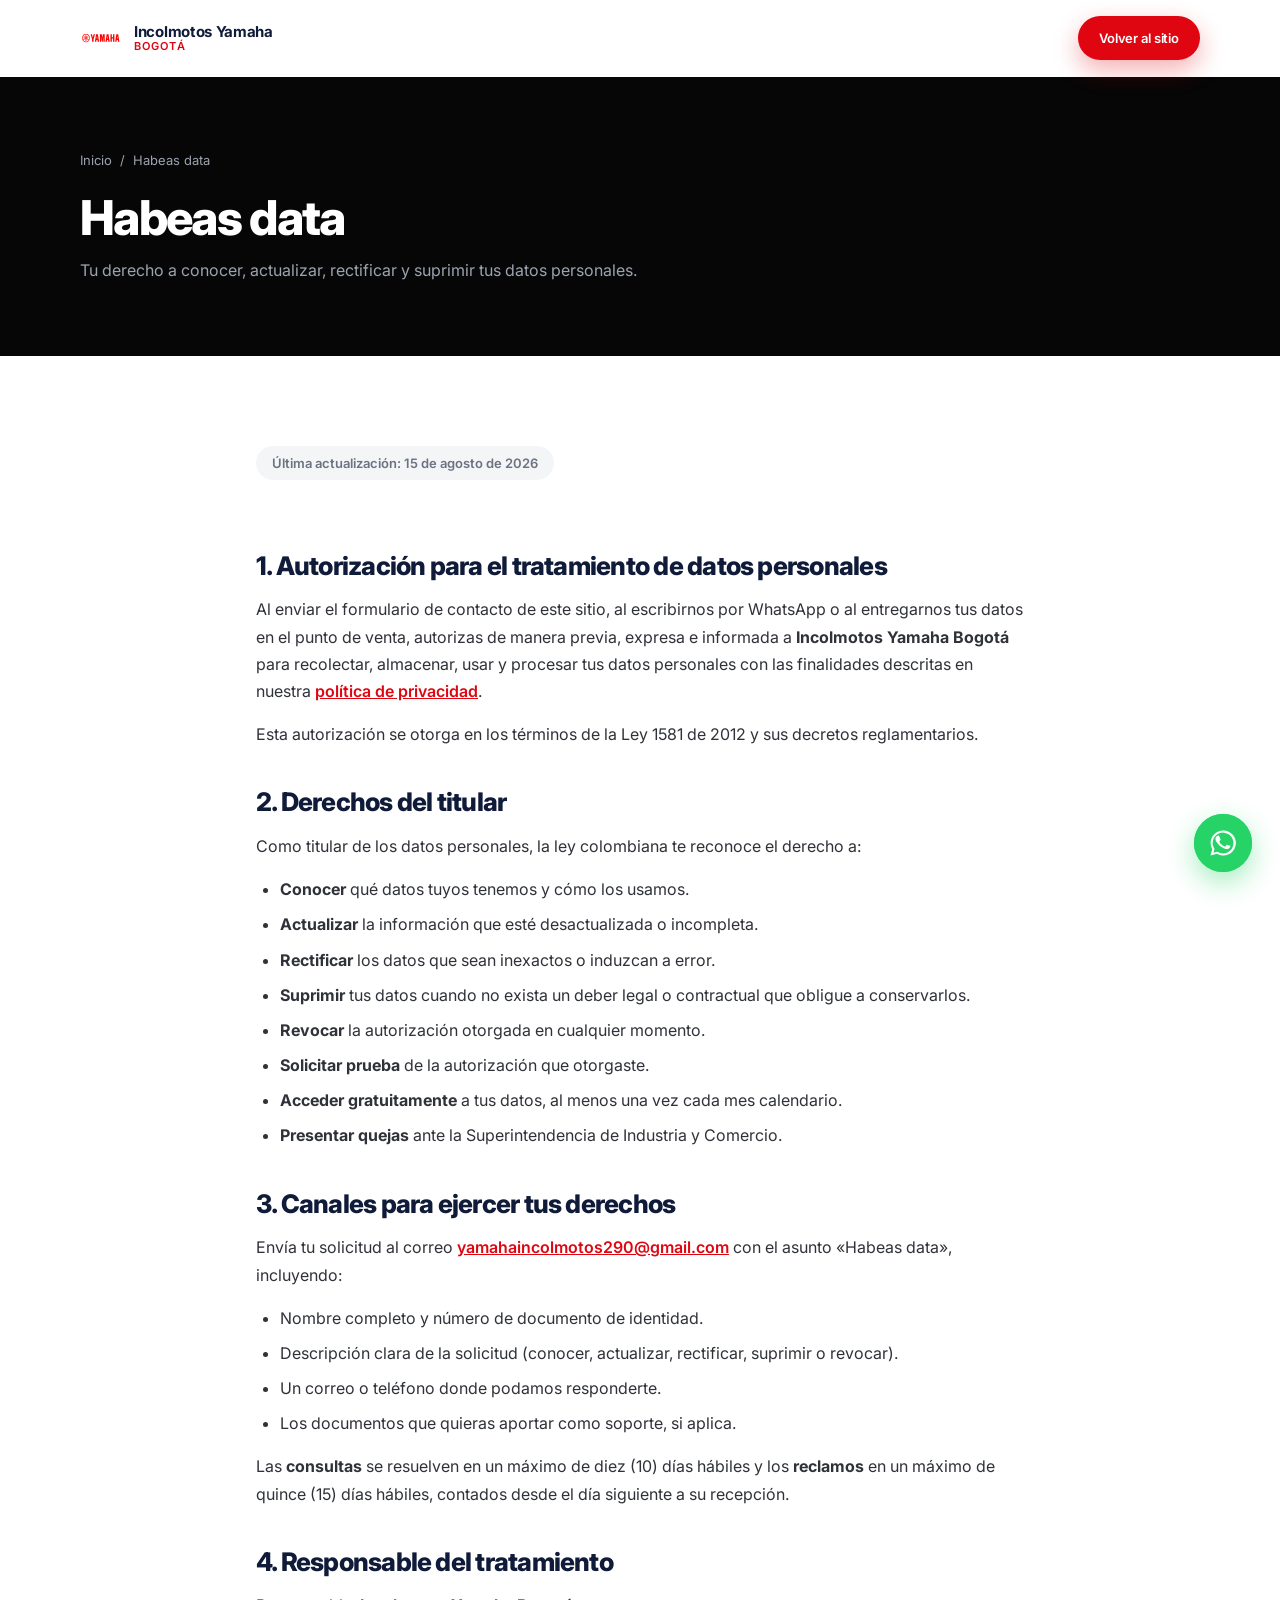
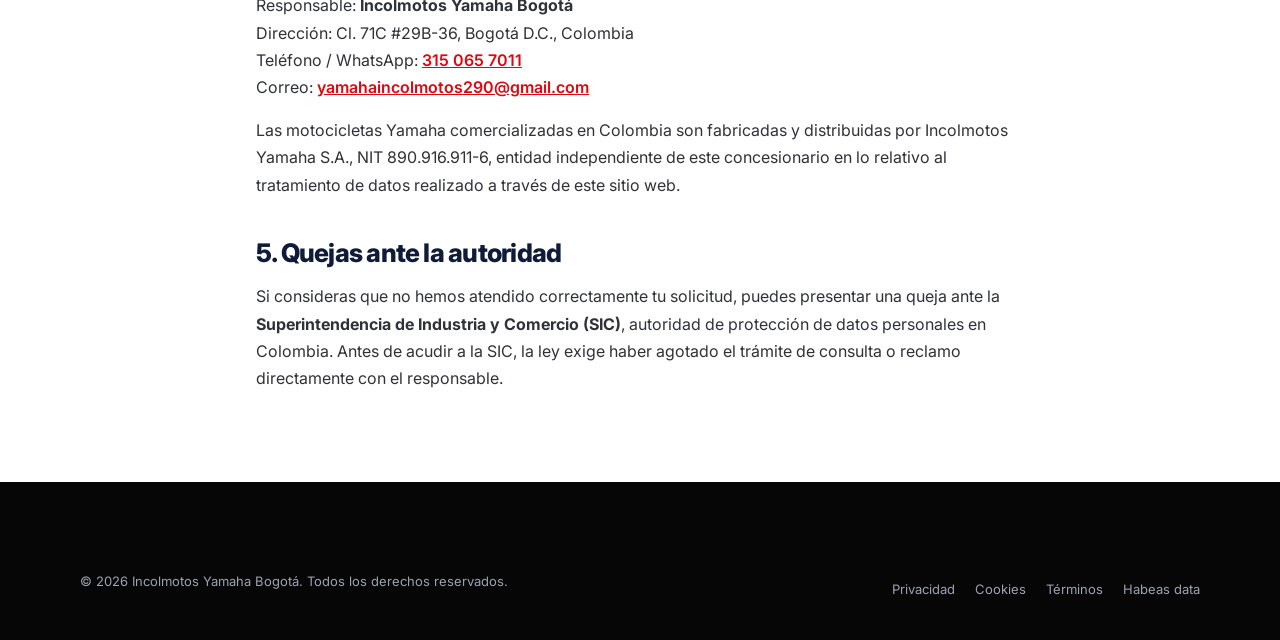
<file: pages/habeas-data.html>
<!DOCTYPE html>
<html lang="es-CO">
<head>
<meta charset="UTF-8">
<meta name="viewport" content="width=device-width, initial-scale=1">
<meta name="theme-color" content="#e00611">
<title>Habeas data | Incolmotos Yamaha Bogotá</title>
<meta name="description" content="Autorización y ejercicio del derecho de habeas data en Incolmotos Yamaha Bogotá, conforme a la Ley 1581 de 2012.">
<meta name="robots" content="index, follow">
<link rel="canonical" href="https://incolmotosyamahabogota.com/pages/habeas-data.html">
<link rel="icon" href="../favicon.ico" sizes="any">
<link rel="icon" href="../img/favicon-yamaha.png" type="image/png" sizes="96x96">
<link rel="apple-touch-icon" href="../apple-touch-icon.png">
<link rel="preconnect" href="https://fonts.googleapis.com">
<link rel="preconnect" href="https://fonts.gstatic.com" crossorigin>
<link href="https://fonts.googleapis.com/css2?family=Inter:wght@400;500;600;700;800&display=swap" rel="stylesheet">
<link rel="stylesheet" href="../css/styles.css">
</head>
<body>
<a class="skip-link" href="#main">Saltar al contenido principal</a>

<header class="header">
    <div class="wrap header__inner">
        <a class="brand" href="../index.html" aria-label="Incolmotos Yamaha Bogotá — Inicio">
            <img class="brand__logo" src="../img/yamaha-logo.svg" alt="" width="42" height="42" aria-hidden="true">
            <span class="brand__name">Incolmotos Yamaha<span>Bogotá</span></span>
        </a>
        <div class="header__cta" style="margin-left:auto;">
            <a class="btn btn--primary btn--sm" href="../index.html#contacto">Volver al sitio</a>
        </div>
    </div>
</header>

<main id="main">
    <div class="page-head">
        <div class="wrap">
            <nav class="crumbs" aria-label="Ruta de navegación">
                <a href="../index.html">Inicio</a><span aria-hidden="true">/</span><span>Habeas data</span>
            </nav>
            <h1>Habeas data</h1>
            <p>Tu derecho a conocer, actualizar, rectificar y suprimir tus datos personales.</p>
        </div>
    </div>

    <div class="section">
        <div class="wrap">
            <article class="legal">
                <p class="updated">Última actualización: 15 de agosto de 2026</p>

                <h2>1. Autorización para el tratamiento de datos personales</h2>
                <p>
                    Al enviar el formulario de contacto de este sitio, al escribirnos por WhatsApp o al
                    entregarnos tus datos en el punto de venta, autorizas de manera previa, expresa e
                    informada a <strong>Incolmotos Yamaha Bogotá</strong> para recolectar, almacenar,
                    usar y procesar tus datos personales con las finalidades descritas en nuestra
                    <a href="politica-privacidad.html">política de privacidad</a>.
                </p>
                <p>Esta autorización se otorga en los términos de la Ley 1581 de 2012 y sus decretos reglamentarios.</p>

                <h2>2. Derechos del titular</h2>
                <p>Como titular de los datos personales, la ley colombiana te reconoce el derecho a:</p>
                <ul>
                    <li><strong>Conocer</strong> qué datos tuyos tenemos y cómo los usamos.</li>
                    <li><strong>Actualizar</strong> la información que esté desactualizada o incompleta.</li>
                    <li><strong>Rectificar</strong> los datos que sean inexactos o induzcan a error.</li>
                    <li><strong>Suprimir</strong> tus datos cuando no exista un deber legal o contractual que obligue a conservarlos.</li>
                    <li><strong>Revocar</strong> la autorización otorgada en cualquier momento.</li>
                    <li><strong>Solicitar prueba</strong> de la autorización que otorgaste.</li>
                    <li><strong>Acceder gratuitamente</strong> a tus datos, al menos una vez cada mes calendario.</li>
                    <li><strong>Presentar quejas</strong> ante la Superintendencia de Industria y Comercio.</li>
                </ul>

                <h2>3. Canales para ejercer tus derechos</h2>
                <p>
                    Envía tu solicitud al correo
                    <a href="mailto:yamahaincolmotos290@gmail.com">yamahaincolmotos290@gmail.com</a>
                    con el asunto «Habeas data», incluyendo:
                </p>
                <ul>
                    <li>Nombre completo y número de documento de identidad.</li>
                    <li>Descripción clara de la solicitud (conocer, actualizar, rectificar, suprimir o revocar).</li>
                    <li>Un correo o teléfono donde podamos responderte.</li>
                    <li>Los documentos que quieras aportar como soporte, si aplica.</li>
                </ul>
                <p>
                    Las <strong>consultas</strong> se resuelven en un máximo de diez (10) días hábiles y
                    los <strong>reclamos</strong> en un máximo de quince (15) días hábiles, contados desde
                    el día siguiente a su recepción.
                </p>

                <h2>4. Responsable del tratamiento</h2>
                <p>
                    Responsable: <strong>Incolmotos Yamaha Bogotá</strong><br>
                    Dirección: Cl. 71C #29B-36, Bogotá D.C., Colombia<br>
                    Teléfono / WhatsApp: <a href="tel:+573150657011">315 065 7011</a><br>
                    Correo: <a href="mailto:yamahaincolmotos290@gmail.com">yamahaincolmotos290@gmail.com</a>
                </p>
                <p>
                    Las motocicletas Yamaha comercializadas en Colombia son fabricadas y distribuidas por
                    Incolmotos Yamaha S.A., NIT 890.916.911-6, entidad independiente de este concesionario
                    en lo relativo al tratamiento de datos realizado a través de este sitio web.
                </p>

                <h2>5. Quejas ante la autoridad</h2>
                <p>
                    Si consideras que no hemos atendido correctamente tu solicitud, puedes presentar una
                    queja ante la <strong>Superintendencia de Industria y Comercio (SIC)</strong>, autoridad
                    de protección de datos personales en Colombia. Antes de acudir a la SIC, la ley exige
                    haber agotado el trámite de consulta o reclamo directamente con el responsable.
                </p>
            </article>
        </div>
    </div>
</main>

<footer class="footer">
    <div class="wrap">
        <div class="footer__bottom" style="border-top:0;">
            <p>© <span id="year">2026</span> Incolmotos Yamaha Bogotá. Todos los derechos reservados.</p>
            <nav class="footer__legal" aria-label="Enlaces legales">
                <a href="politica-privacidad.html">Privacidad</a>
                <a href="politica-cookies.html">Cookies</a>
                <a href="terminos-y-condiciones.html">Términos</a>
                <a href="habeas-data.html">Habeas data</a>
            </nav>
        </div>
    </div>
</footer>

<!-- ============ FLOTANTE ============ -->
<a class="wa-float" id="wa-float" href="https://wa.me/573150657011?text=Hola%2C%20quiero%20informaci%C3%B3n%20sobre%20las%20motos%20Yamaha%20en%20Bogot%C3%A1." aria-label="Escribir por WhatsApp" data-wa="Hola, quiero información sobre las motos Yamaha en Bogotá." target="_blank" rel="noopener">
    <svg viewBox="0 0 24 24" fill="currentColor" aria-hidden="true"><path d="M17.5 14.4c-.3-.2-1.7-.9-2-1s-.5-.1-.7.1-.7 1-.9 1.2-.4.2-.7 0a8.2 8.2 0 0 1-2.4-1.5 9 9 0 0 1-1.7-2.1c-.2-.3 0-.5.1-.6l.5-.6.3-.5v-.5l-1-2.3c-.2-.6-.5-.5-.7-.5h-.6a1.1 1.1 0 0 0-.8.4A3.3 3.3 0 0 0 5.9 8.6a5.8 5.8 0 0 0 1.2 3 13.1 13.1 0 0 0 5 4.4 16.8 16.8 0 0 0 1.7.6 4 4 0 0 0 1.8.1 3 3 0 0 0 2-1.4 2.4 2.4 0 0 0 .2-1.4c-.1-.2-.3-.3-.6-.4z"/><path d="M12 2a10 10 0 0 0-8.6 15L2 22l5.2-1.4A10 10 0 1 0 12 2zm0 18.3a8.3 8.3 0 0 1-4.2-1.2l-.3-.2-3.1.8.8-3-.2-.3A8.3 8.3 0 1 1 12 20.3z"/></svg>
</a>

<script src="../js/main.js" defer></script>
</body>
</html>
</file>
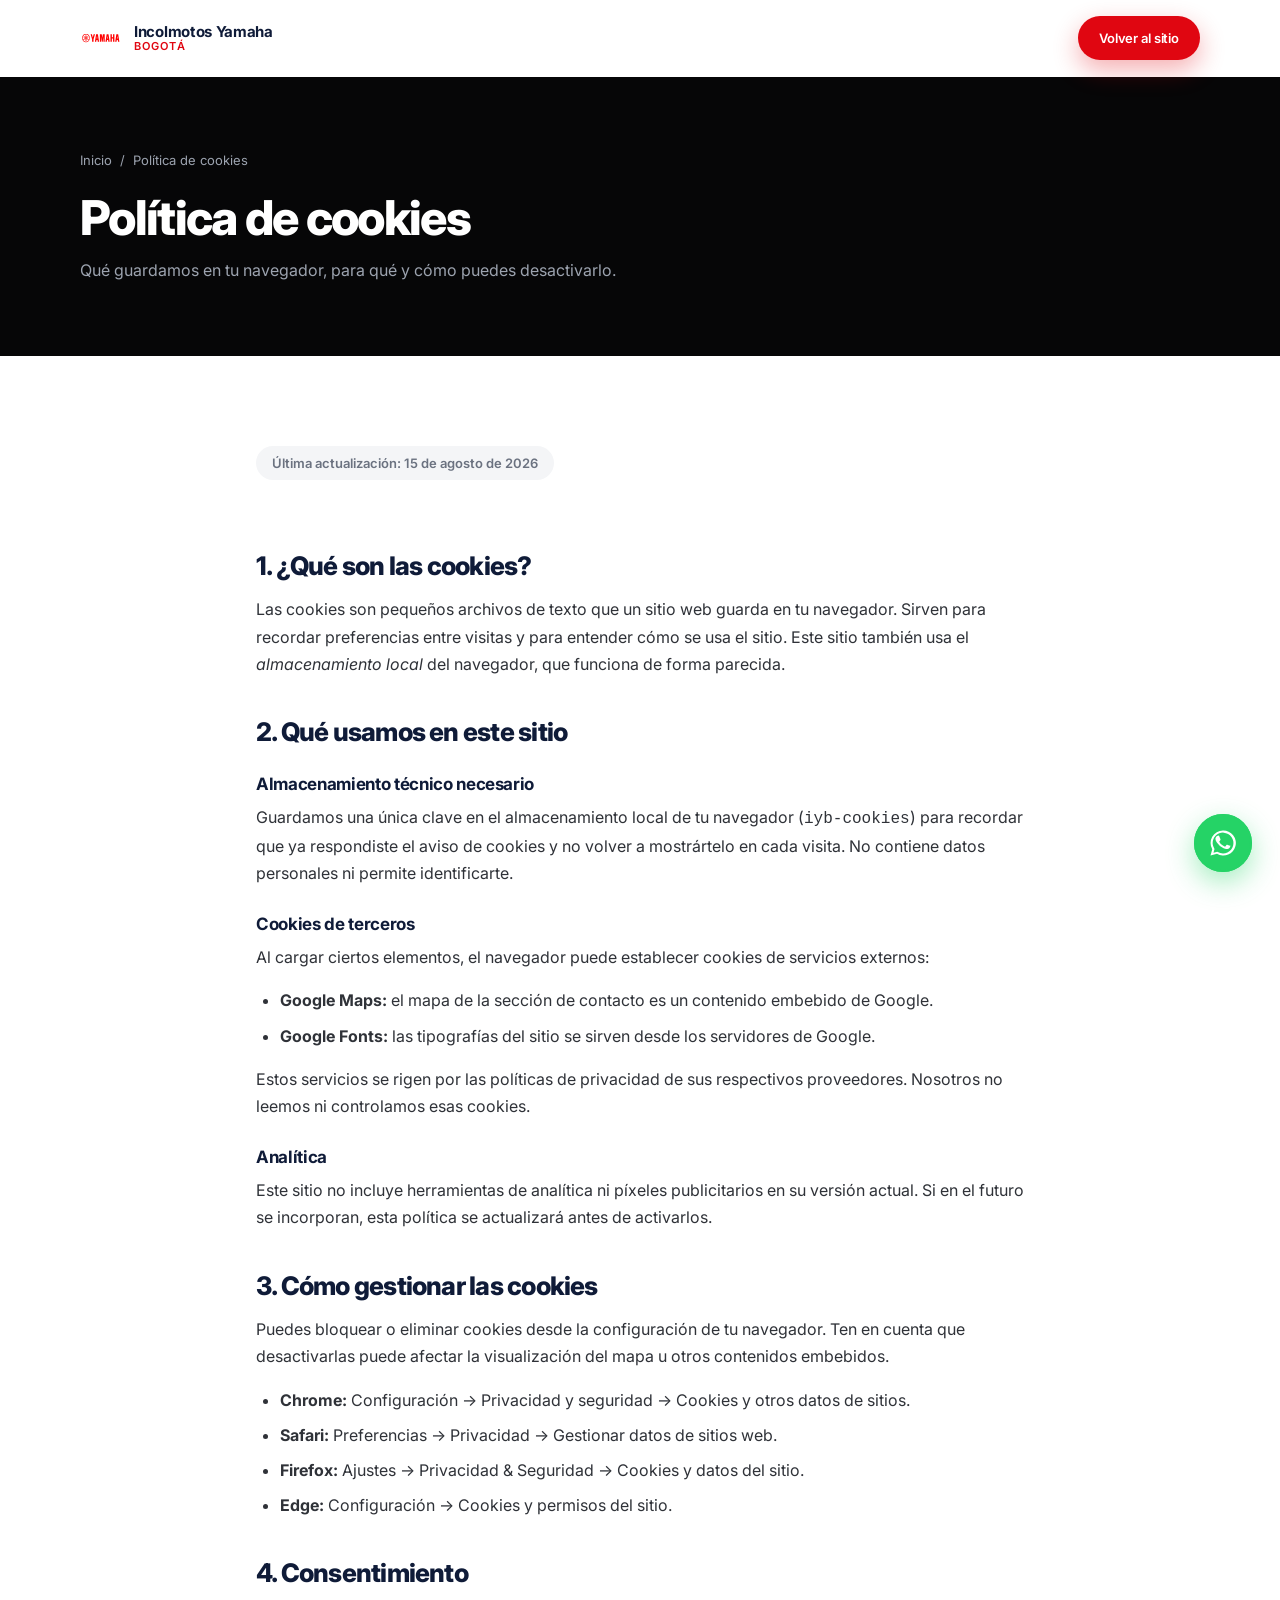
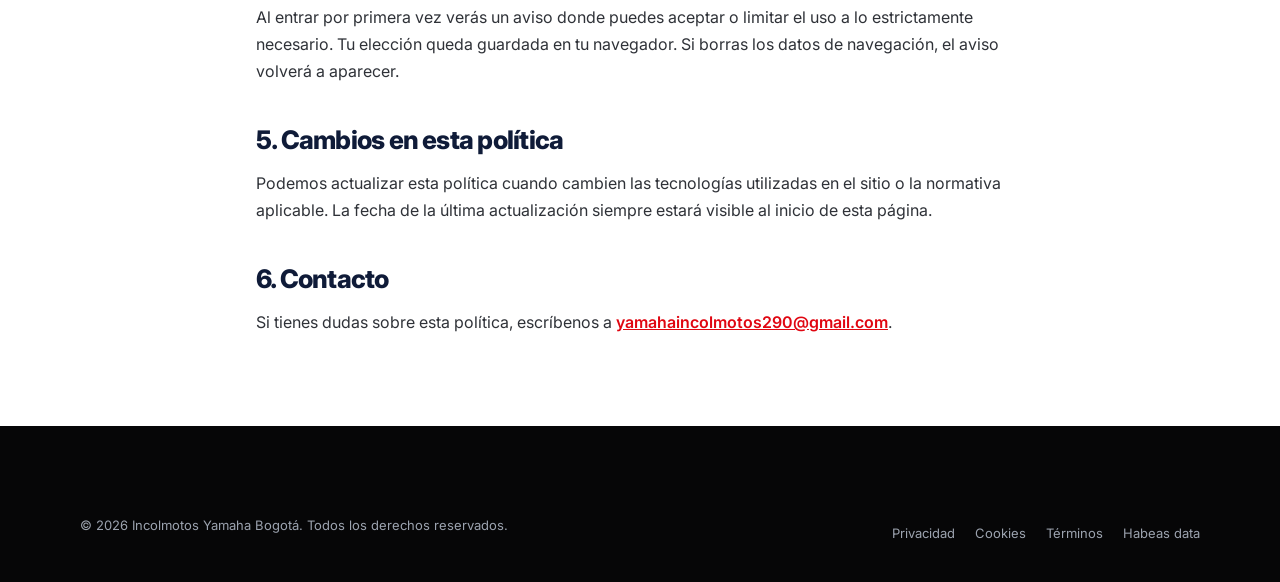
<file: pages/politica-cookies.html>
<!DOCTYPE html>
<html lang="es-CO">
<head>
<meta charset="UTF-8">
<meta name="viewport" content="width=device-width, initial-scale=1">
<meta name="theme-color" content="#e00611">
<title>Política de cookies | Incolmotos Yamaha Bogotá</title>
<meta name="description" content="Qué cookies usa el sitio de Incolmotos Yamaha Bogotá, para qué sirven y cómo puedes gestionarlas o desactivarlas.">
<meta name="robots" content="index, follow">
<link rel="canonical" href="https://incolmotosyamahabogota.com/pages/politica-cookies.html">
<link rel="icon" href="../favicon.ico" sizes="any">
<link rel="icon" href="../img/favicon-yamaha.png" type="image/png" sizes="96x96">
<link rel="apple-touch-icon" href="../apple-touch-icon.png">
<link rel="preconnect" href="https://fonts.googleapis.com">
<link rel="preconnect" href="https://fonts.gstatic.com" crossorigin>
<link href="https://fonts.googleapis.com/css2?family=Inter:wght@400;500;600;700;800&display=swap" rel="stylesheet">
<link rel="stylesheet" href="../css/styles.css">
</head>
<body>
<a class="skip-link" href="#main">Saltar al contenido principal</a>

<header class="header">
    <div class="wrap header__inner">
        <a class="brand" href="../index.html" aria-label="Incolmotos Yamaha Bogotá — Inicio">
            <img class="brand__logo" src="../img/yamaha-logo.svg" alt="" width="42" height="42" aria-hidden="true">
            <span class="brand__name">Incolmotos Yamaha<span>Bogotá</span></span>
        </a>
        <div class="header__cta" style="margin-left:auto;">
            <a class="btn btn--primary btn--sm" href="../index.html#contacto">Volver al sitio</a>
        </div>
    </div>
</header>

<main id="main">
    <div class="page-head">
        <div class="wrap">
            <nav class="crumbs" aria-label="Ruta de navegación">
                <a href="../index.html">Inicio</a><span aria-hidden="true">/</span><span>Política de cookies</span>
            </nav>
            <h1>Política de cookies</h1>
            <p>Qué guardamos en tu navegador, para qué y cómo puedes desactivarlo.</p>
        </div>
    </div>

    <div class="section">
        <div class="wrap">
            <article class="legal">
                <p class="updated">Última actualización: 15 de agosto de 2026</p>

                <h2>1. ¿Qué son las cookies?</h2>
                <p>
                    Las cookies son pequeños archivos de texto que un sitio web guarda en tu navegador.
                    Sirven para recordar preferencias entre visitas y para entender cómo se usa el sitio.
                    Este sitio también usa el <em>almacenamiento local</em> del navegador, que funciona de
                    forma parecida.
                </p>

                <h2>2. Qué usamos en este sitio</h2>
                <h3>Almacenamiento técnico necesario</h3>
                <p>
                    Guardamos una única clave en el almacenamiento local de tu navegador
                    (<code>iyb-cookies</code>) para recordar que ya respondiste el aviso de cookies y no
                    volver a mostrártelo en cada visita. No contiene datos personales ni permite
                    identificarte.
                </p>

                <h3>Cookies de terceros</h3>
                <p>Al cargar ciertos elementos, el navegador puede establecer cookies de servicios externos:</p>
                <ul>
                    <li><strong>Google Maps:</strong> el mapa de la sección de contacto es un contenido embebido de Google.</li>
                    <li><strong>Google Fonts:</strong> las tipografías del sitio se sirven desde los servidores de Google.</li>
                </ul>
                <p>
                    Estos servicios se rigen por las políticas de privacidad de sus respectivos
                    proveedores. Nosotros no leemos ni controlamos esas cookies.
                </p>

                <h3>Analítica</h3>
                <p>
                    Este sitio no incluye herramientas de analítica ni píxeles publicitarios en su
                    versión actual. Si en el futuro se incorporan, esta política se actualizará antes
                    de activarlos.
                </p>

                <h2>3. Cómo gestionar las cookies</h2>
                <p>
                    Puedes bloquear o eliminar cookies desde la configuración de tu navegador. Ten en
                    cuenta que desactivarlas puede afectar la visualización del mapa u otros contenidos
                    embebidos.
                </p>
                <ul>
                    <li><strong>Chrome:</strong> Configuración → Privacidad y seguridad → Cookies y otros datos de sitios.</li>
                    <li><strong>Safari:</strong> Preferencias → Privacidad → Gestionar datos de sitios web.</li>
                    <li><strong>Firefox:</strong> Ajustes → Privacidad &amp; Seguridad → Cookies y datos del sitio.</li>
                    <li><strong>Edge:</strong> Configuración → Cookies y permisos del sitio.</li>
                </ul>

                <h2>4. Consentimiento</h2>
                <p>
                    Al entrar por primera vez verás un aviso donde puedes aceptar o limitar el uso a lo
                    estrictamente necesario. Tu elección queda guardada en tu navegador. Si borras los
                    datos de navegación, el aviso volverá a aparecer.
                </p>

                <h2>5. Cambios en esta política</h2>
                <p>
                    Podemos actualizar esta política cuando cambien las tecnologías utilizadas en el
                    sitio o la normativa aplicable. La fecha de la última actualización siempre estará
                    visible al inicio de esta página.
                </p>

                <h2>6. Contacto</h2>
                <p>
                    Si tienes dudas sobre esta política, escríbenos a
                    <a href="mailto:yamahaincolmotos290@gmail.com">yamahaincolmotos290@gmail.com</a>.
                </p>
            </article>
        </div>
    </div>
</main>

<footer class="footer">
    <div class="wrap">
        <div class="footer__bottom" style="border-top:0;">
            <p>© <span id="year">2026</span> Incolmotos Yamaha Bogotá. Todos los derechos reservados.</p>
            <nav class="footer__legal" aria-label="Enlaces legales">
                <a href="politica-privacidad.html">Privacidad</a>
                <a href="politica-cookies.html">Cookies</a>
                <a href="terminos-y-condiciones.html">Términos</a>
                <a href="habeas-data.html">Habeas data</a>
            </nav>
        </div>
    </div>
</footer>

<!-- ============ FLOTANTE ============ -->
<a class="wa-float" id="wa-float" href="https://wa.me/573150657011?text=Hola%2C%20quiero%20informaci%C3%B3n%20sobre%20las%20motos%20Yamaha%20en%20Bogot%C3%A1." aria-label="Escribir por WhatsApp" data-wa="Hola, quiero información sobre las motos Yamaha en Bogotá." target="_blank" rel="noopener">
    <svg viewBox="0 0 24 24" fill="currentColor" aria-hidden="true"><path d="M17.5 14.4c-.3-.2-1.7-.9-2-1s-.5-.1-.7.1-.7 1-.9 1.2-.4.2-.7 0a8.2 8.2 0 0 1-2.4-1.5 9 9 0 0 1-1.7-2.1c-.2-.3 0-.5.1-.6l.5-.6.3-.5v-.5l-1-2.3c-.2-.6-.5-.5-.7-.5h-.6a1.1 1.1 0 0 0-.8.4A3.3 3.3 0 0 0 5.9 8.6a5.8 5.8 0 0 0 1.2 3 13.1 13.1 0 0 0 5 4.4 16.8 16.8 0 0 0 1.7.6 4 4 0 0 0 1.8.1 3 3 0 0 0 2-1.4 2.4 2.4 0 0 0 .2-1.4c-.1-.2-.3-.3-.6-.4z"/><path d="M12 2a10 10 0 0 0-8.6 15L2 22l5.2-1.4A10 10 0 1 0 12 2zm0 18.3a8.3 8.3 0 0 1-4.2-1.2l-.3-.2-3.1.8.8-3-.2-.3A8.3 8.3 0 1 1 12 20.3z"/></svg>
</a>

<script src="../js/main.js" defer></script>
</body>
</html>
</file>
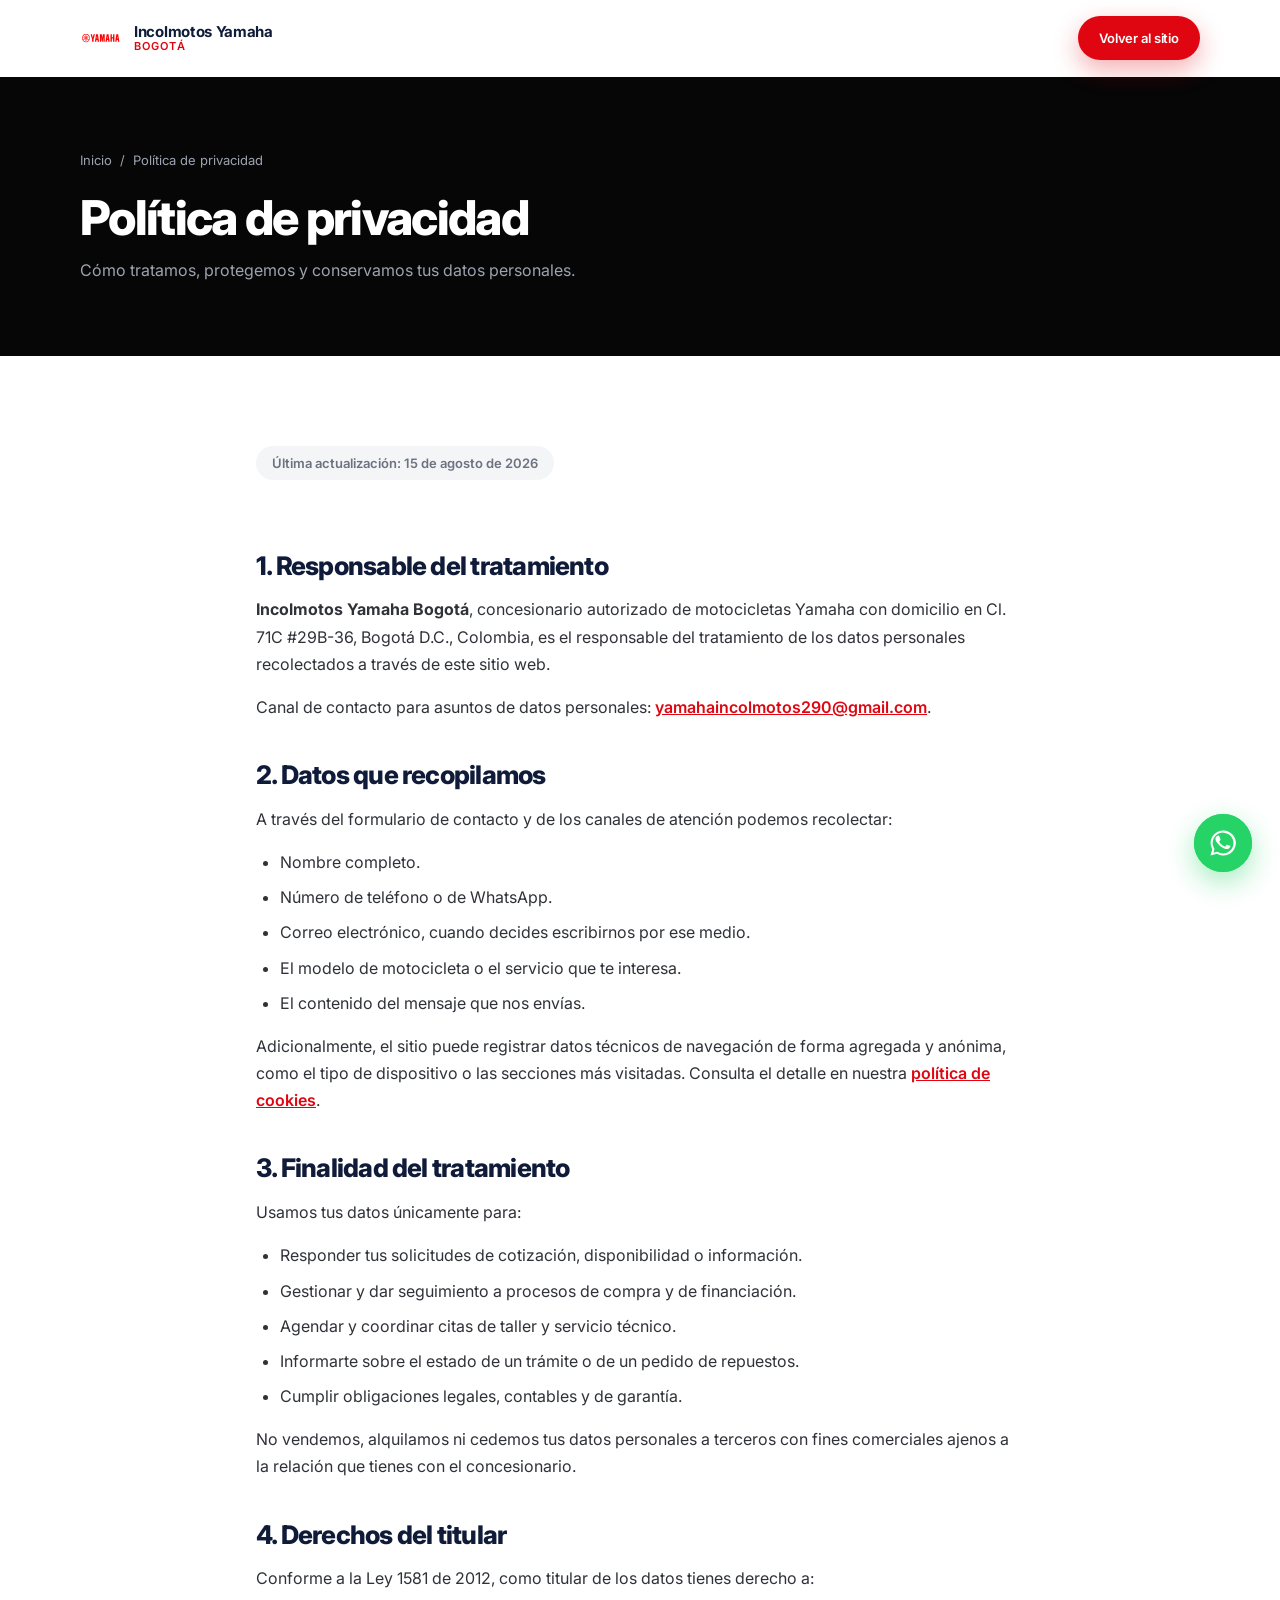
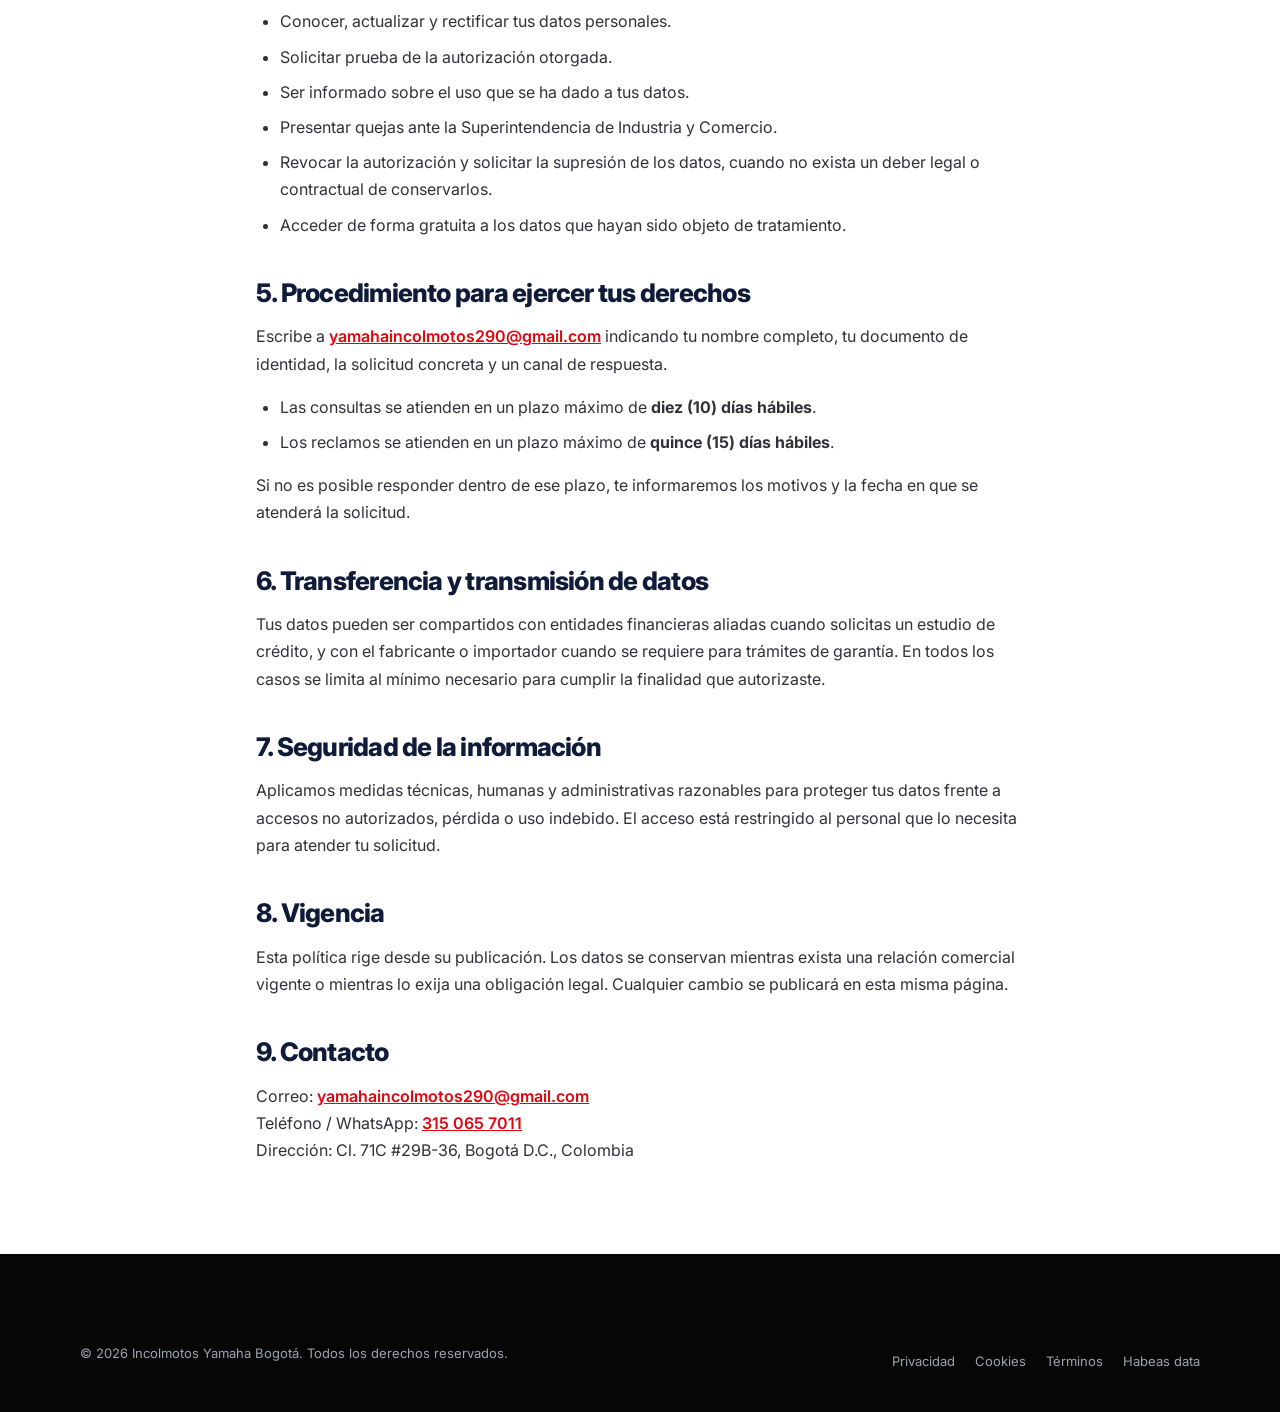
<file: pages/politica-privacidad.html>
<!DOCTYPE html>
<html lang="es-CO">
<head>
<meta charset="UTF-8">
<meta name="viewport" content="width=device-width, initial-scale=1">
<meta name="theme-color" content="#e00611">
<title>Política de privacidad | Incolmotos Yamaha Bogotá</title>
<meta name="description" content="Política de tratamiento de datos personales de Incolmotos Yamaha Bogotá, conforme a la Ley 1581 de 2012 y el Decreto 1074 de 2015.">
<meta name="robots" content="index, follow">
<link rel="canonical" href="https://incolmotosyamahabogota.com/pages/politica-privacidad.html">
<link rel="icon" href="../favicon.ico" sizes="any">
<link rel="icon" href="../img/favicon-yamaha.png" type="image/png" sizes="96x96">
<link rel="apple-touch-icon" href="../apple-touch-icon.png">
<link rel="preconnect" href="https://fonts.googleapis.com">
<link rel="preconnect" href="https://fonts.gstatic.com" crossorigin>
<link href="https://fonts.googleapis.com/css2?family=Inter:wght@400;500;600;700;800&display=swap" rel="stylesheet">
<link rel="stylesheet" href="../css/styles.css">
</head>
<body>
<a class="skip-link" href="#main">Saltar al contenido principal</a>

<header class="header">
    <div class="wrap header__inner">
        <a class="brand" href="../index.html" aria-label="Incolmotos Yamaha Bogotá — Inicio">
            <img class="brand__logo" src="../img/yamaha-logo.svg" alt="" width="42" height="42" aria-hidden="true">
            <span class="brand__name">Incolmotos Yamaha<span>Bogotá</span></span>
        </a>
        <div class="header__cta" style="margin-left:auto;">
            <a class="btn btn--primary btn--sm" href="../index.html#contacto">Volver al sitio</a>
        </div>
    </div>
</header>

<main id="main">
    <div class="page-head">
        <div class="wrap">
            <nav class="crumbs" aria-label="Ruta de navegación">
                <a href="../index.html">Inicio</a><span aria-hidden="true">/</span><span>Política de privacidad</span>
            </nav>
            <h1>Política de privacidad</h1>
            <p>Cómo tratamos, protegemos y conservamos tus datos personales.</p>
        </div>
    </div>

    <div class="section">
        <div class="wrap">
            <article class="legal">
                <p class="updated">Última actualización: 15 de agosto de 2026</p>

                <h2>1. Responsable del tratamiento</h2>
                <p>
                    <strong>Incolmotos Yamaha Bogotá</strong>, concesionario autorizado de motocicletas
                    Yamaha con domicilio en Cl. 71C #29B-36, Bogotá D.C., Colombia, es el responsable del tratamiento de
                    los datos personales recolectados a través de este sitio web.
                </p>
                <p>Canal de contacto para asuntos de datos personales: <a href="mailto:yamahaincolmotos290@gmail.com">yamahaincolmotos290@gmail.com</a>.</p>

                <h2>2. Datos que recopilamos</h2>
                <p>A través del formulario de contacto y de los canales de atención podemos recolectar:</p>
                <ul>
                    <li>Nombre completo.</li>
                    <li>Número de teléfono o de WhatsApp.</li>
                    <li>Correo electrónico, cuando decides escribirnos por ese medio.</li>
                    <li>El modelo de motocicleta o el servicio que te interesa.</li>
                    <li>El contenido del mensaje que nos envías.</li>
                </ul>
                <p>
                    Adicionalmente, el sitio puede registrar datos técnicos de navegación de forma
                    agregada y anónima, como el tipo de dispositivo o las secciones más visitadas.
                    Consulta el detalle en nuestra <a href="politica-cookies.html">política de cookies</a>.
                </p>

                <h2>3. Finalidad del tratamiento</h2>
                <p>Usamos tus datos únicamente para:</p>
                <ul>
                    <li>Responder tus solicitudes de cotización, disponibilidad o información.</li>
                    <li>Gestionar y dar seguimiento a procesos de compra y de financiación.</li>
                    <li>Agendar y coordinar citas de taller y servicio técnico.</li>
                    <li>Informarte sobre el estado de un trámite o de un pedido de repuestos.</li>
                    <li>Cumplir obligaciones legales, contables y de garantía.</li>
                </ul>
                <p>
                    No vendemos, alquilamos ni cedemos tus datos personales a terceros con fines
                    comerciales ajenos a la relación que tienes con el concesionario.
                </p>

                <h2>4. Derechos del titular</h2>
                <p>Conforme a la Ley 1581 de 2012, como titular de los datos tienes derecho a:</p>
                <ul>
                    <li>Conocer, actualizar y rectificar tus datos personales.</li>
                    <li>Solicitar prueba de la autorización otorgada.</li>
                    <li>Ser informado sobre el uso que se ha dado a tus datos.</li>
                    <li>Presentar quejas ante la Superintendencia de Industria y Comercio.</li>
                    <li>Revocar la autorización y solicitar la supresión de los datos, cuando no exista un deber legal o contractual de conservarlos.</li>
                    <li>Acceder de forma gratuita a los datos que hayan sido objeto de tratamiento.</li>
                </ul>

                <h2>5. Procedimiento para ejercer tus derechos</h2>
                <p>
                    Escribe a <a href="mailto:yamahaincolmotos290@gmail.com">yamahaincolmotos290@gmail.com</a>
                    indicando tu nombre completo, tu documento de identidad, la solicitud concreta y un
                    canal de respuesta.
                </p>
                <ul>
                    <li>Las consultas se atienden en un plazo máximo de <strong>diez (10) días hábiles</strong>.</li>
                    <li>Los reclamos se atienden en un plazo máximo de <strong>quince (15) días hábiles</strong>.</li>
                </ul>
                <p>Si no es posible responder dentro de ese plazo, te informaremos los motivos y la fecha en que se atenderá la solicitud.</p>

                <h2>6. Transferencia y transmisión de datos</h2>
                <p>
                    Tus datos pueden ser compartidos con entidades financieras aliadas cuando solicitas
                    un estudio de crédito, y con el fabricante o importador cuando se requiere para
                    trámites de garantía. En todos los casos se limita al mínimo necesario para
                    cumplir la finalidad que autorizaste.
                </p>

                <h2>7. Seguridad de la información</h2>
                <p>
                    Aplicamos medidas técnicas, humanas y administrativas razonables para proteger tus
                    datos frente a accesos no autorizados, pérdida o uso indebido. El acceso está
                    restringido al personal que lo necesita para atender tu solicitud.
                </p>

                <h2>8. Vigencia</h2>
                <p>
                    Esta política rige desde su publicación. Los datos se conservan mientras exista una
                    relación comercial vigente o mientras lo exija una obligación legal. Cualquier
                    cambio se publicará en esta misma página.
                </p>

                <h2>9. Contacto</h2>
                <p>
                    Correo: <a href="mailto:yamahaincolmotos290@gmail.com">yamahaincolmotos290@gmail.com</a><br>
                    Teléfono / WhatsApp: <a href="tel:+573150657011">315 065 7011</a><br>
                    Dirección: Cl. 71C #29B-36, Bogotá D.C., Colombia
                </p>
            </article>
        </div>
    </div>
</main>

<footer class="footer">
    <div class="wrap">
        <div class="footer__bottom" style="border-top:0;">
            <p>© <span id="year">2026</span> Incolmotos Yamaha Bogotá. Todos los derechos reservados.</p>
            <nav class="footer__legal" aria-label="Enlaces legales">
                <a href="politica-privacidad.html">Privacidad</a>
                <a href="politica-cookies.html">Cookies</a>
                <a href="terminos-y-condiciones.html">Términos</a>
                <a href="habeas-data.html">Habeas data</a>
            </nav>
        </div>
    </div>
</footer>

<!-- ============ FLOTANTE ============ -->
<a class="wa-float" id="wa-float" href="https://wa.me/573150657011?text=Hola%2C%20quiero%20informaci%C3%B3n%20sobre%20las%20motos%20Yamaha%20en%20Bogot%C3%A1." aria-label="Escribir por WhatsApp" data-wa="Hola, quiero información sobre las motos Yamaha en Bogotá." target="_blank" rel="noopener">
    <svg viewBox="0 0 24 24" fill="currentColor" aria-hidden="true"><path d="M17.5 14.4c-.3-.2-1.7-.9-2-1s-.5-.1-.7.1-.7 1-.9 1.2-.4.2-.7 0a8.2 8.2 0 0 1-2.4-1.5 9 9 0 0 1-1.7-2.1c-.2-.3 0-.5.1-.6l.5-.6.3-.5v-.5l-1-2.3c-.2-.6-.5-.5-.7-.5h-.6a1.1 1.1 0 0 0-.8.4A3.3 3.3 0 0 0 5.9 8.6a5.8 5.8 0 0 0 1.2 3 13.1 13.1 0 0 0 5 4.4 16.8 16.8 0 0 0 1.7.6 4 4 0 0 0 1.8.1 3 3 0 0 0 2-1.4 2.4 2.4 0 0 0 .2-1.4c-.1-.2-.3-.3-.6-.4z"/><path d="M12 2a10 10 0 0 0-8.6 15L2 22l5.2-1.4A10 10 0 1 0 12 2zm0 18.3a8.3 8.3 0 0 1-4.2-1.2l-.3-.2-3.1.8.8-3-.2-.3A8.3 8.3 0 1 1 12 20.3z"/></svg>
</a>

<script src="../js/main.js" defer></script>
</body>
</html>
</file>
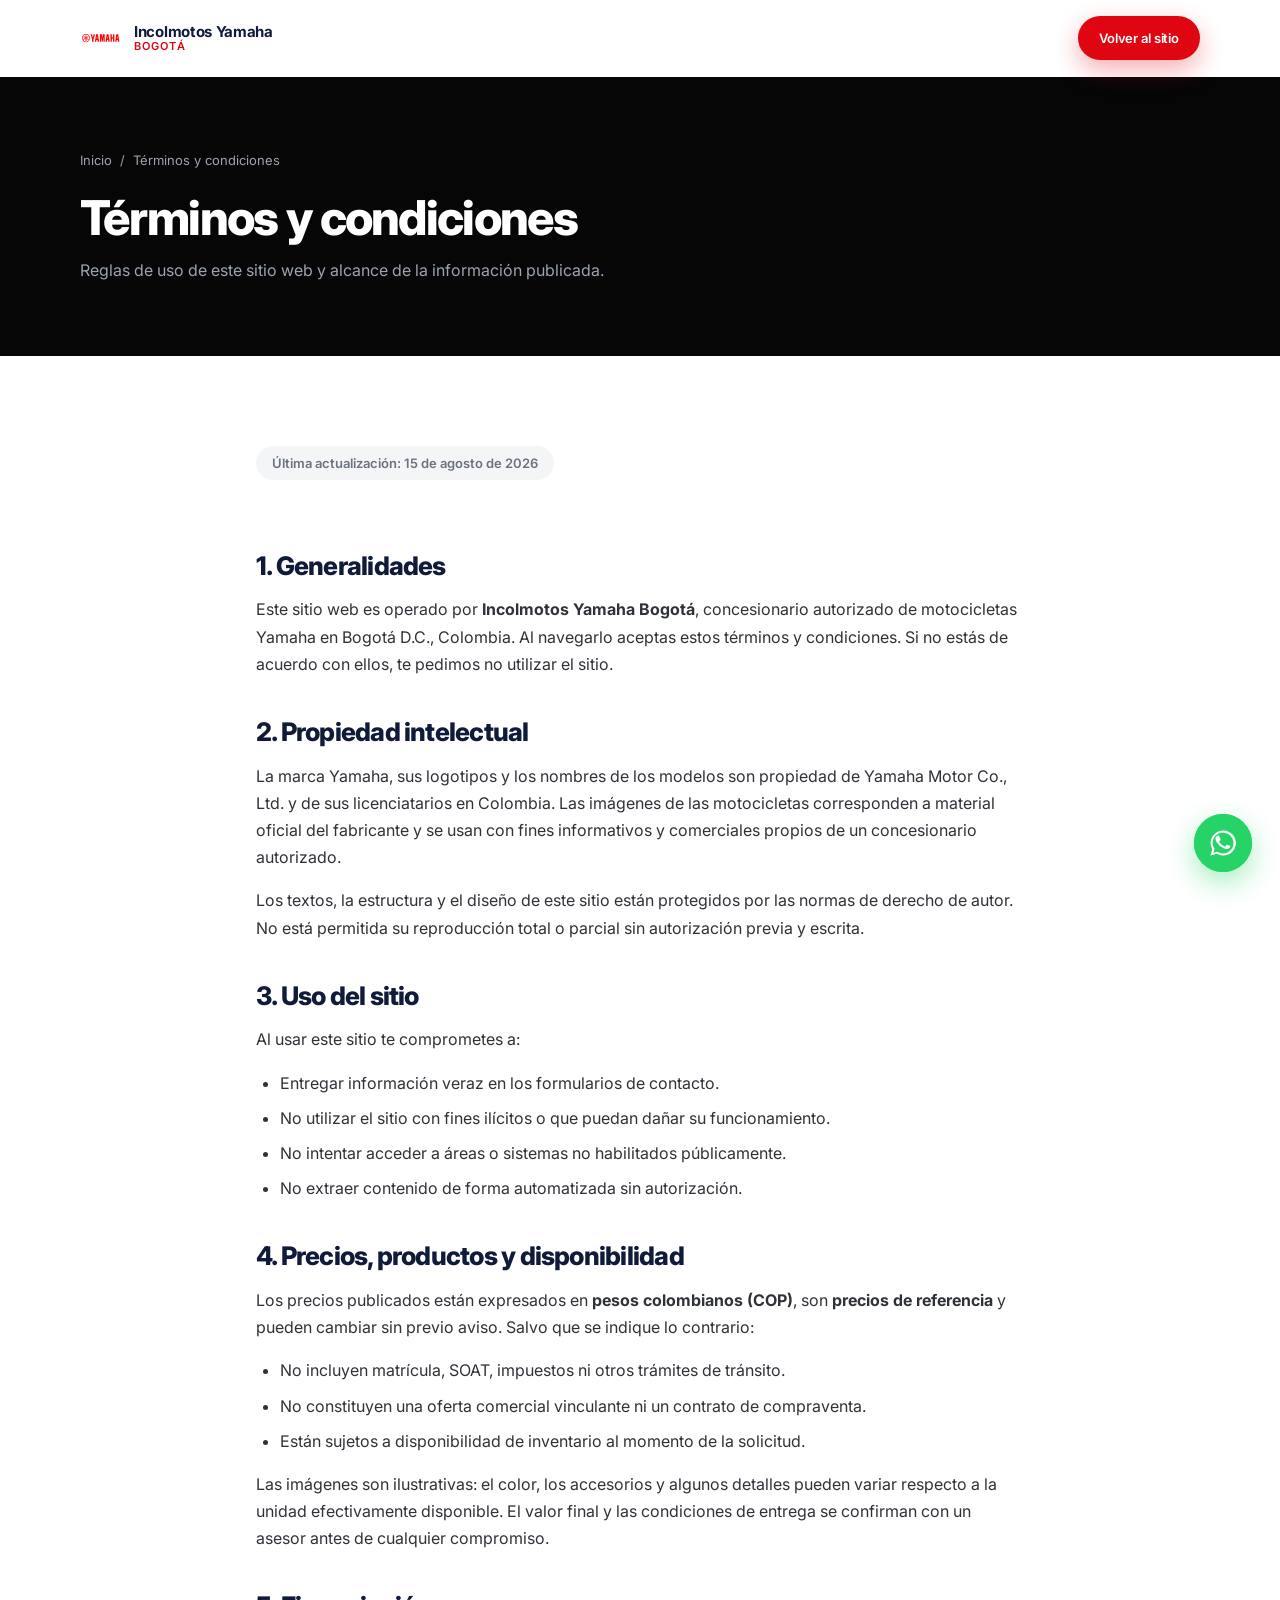
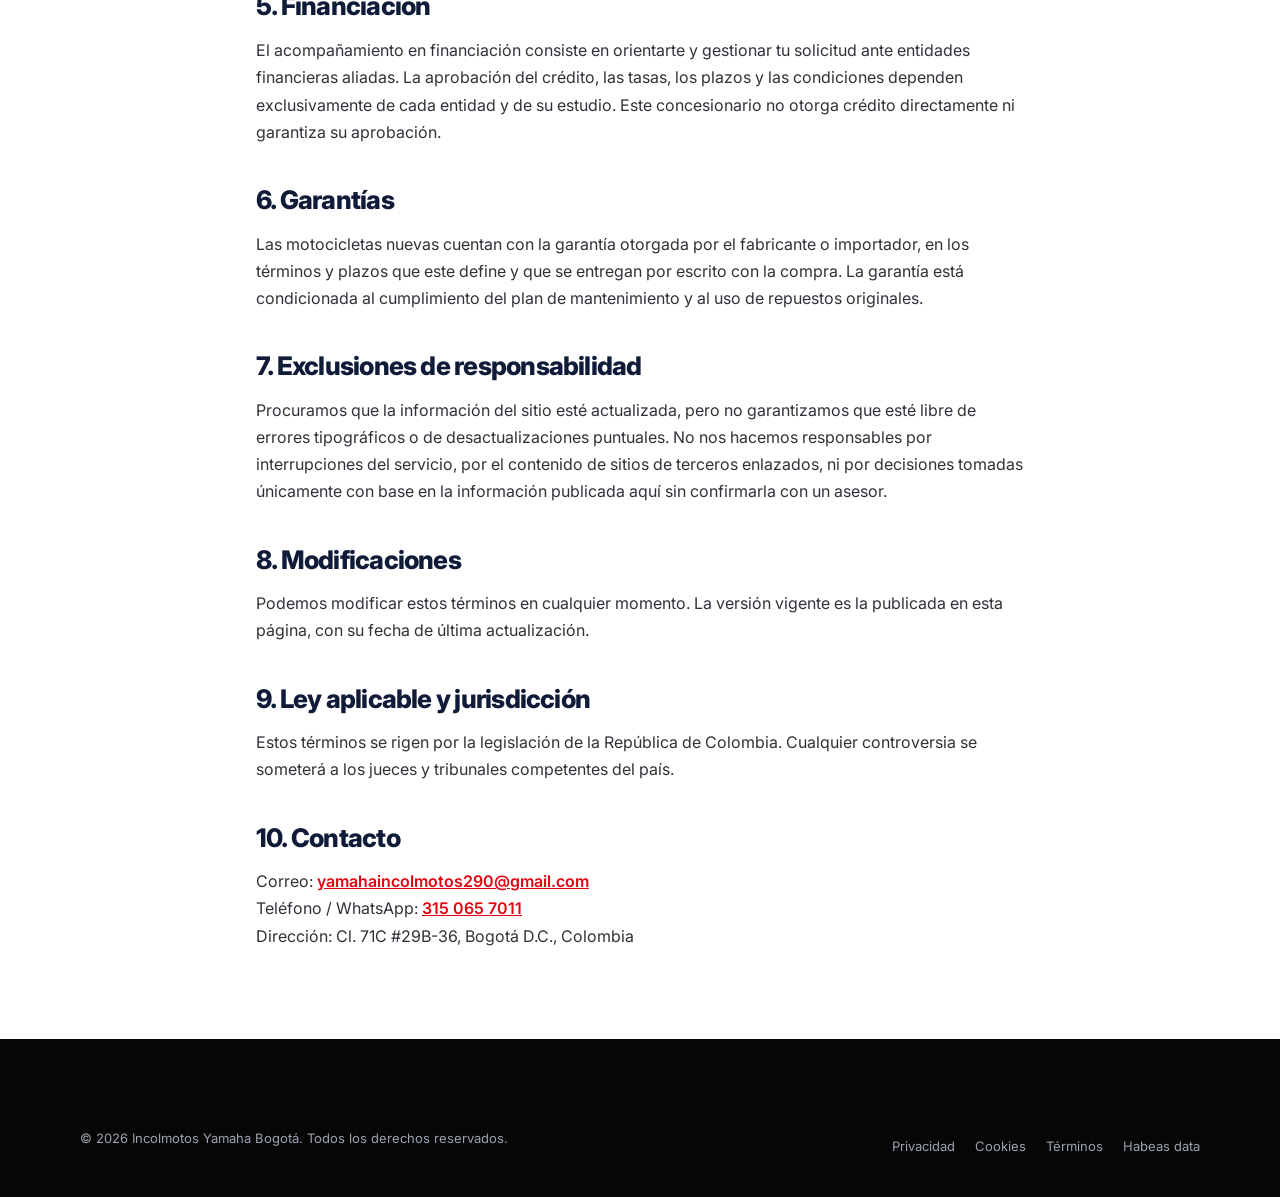
<file: pages/terminos-y-condiciones.html>
<!DOCTYPE html>
<html lang="es-CO">
<head>
<meta charset="UTF-8">
<meta name="viewport" content="width=device-width, initial-scale=1">
<meta name="theme-color" content="#e00611">
<title>Términos y condiciones | Incolmotos Yamaha Bogotá</title>
<meta name="description" content="Términos y condiciones de uso del sitio web de Incolmotos Yamaha Bogotá: alcance de la información publicada, precios, disponibilidad y responsabilidades.">
<meta name="robots" content="index, follow">
<link rel="canonical" href="https://incolmotosyamahabogota.com/pages/terminos-y-condiciones.html">
<link rel="icon" href="../favicon.ico" sizes="any">
<link rel="icon" href="../img/favicon-yamaha.png" type="image/png" sizes="96x96">
<link rel="apple-touch-icon" href="../apple-touch-icon.png">
<link rel="preconnect" href="https://fonts.googleapis.com">
<link rel="preconnect" href="https://fonts.gstatic.com" crossorigin>
<link href="https://fonts.googleapis.com/css2?family=Inter:wght@400;500;600;700;800&display=swap" rel="stylesheet">
<link rel="stylesheet" href="../css/styles.css">
</head>
<body>
<a class="skip-link" href="#main">Saltar al contenido principal</a>

<header class="header">
    <div class="wrap header__inner">
        <a class="brand" href="../index.html" aria-label="Incolmotos Yamaha Bogotá — Inicio">
            <img class="brand__logo" src="../img/yamaha-logo.svg" alt="" width="42" height="42" aria-hidden="true">
            <span class="brand__name">Incolmotos Yamaha<span>Bogotá</span></span>
        </a>
        <div class="header__cta" style="margin-left:auto;">
            <a class="btn btn--primary btn--sm" href="../index.html#contacto">Volver al sitio</a>
        </div>
    </div>
</header>

<main id="main">
    <div class="page-head">
        <div class="wrap">
            <nav class="crumbs" aria-label="Ruta de navegación">
                <a href="../index.html">Inicio</a><span aria-hidden="true">/</span><span>Términos y condiciones</span>
            </nav>
            <h1>Términos y condiciones</h1>
            <p>Reglas de uso de este sitio web y alcance de la información publicada.</p>
        </div>
    </div>

    <div class="section">
        <div class="wrap">
            <article class="legal">
                <p class="updated">Última actualización: 15 de agosto de 2026</p>

                <h2>1. Generalidades</h2>
                <p>
                    Este sitio web es operado por <strong>Incolmotos Yamaha Bogotá</strong>, concesionario
                    autorizado de motocicletas Yamaha en Bogotá D.C., Colombia. Al navegarlo aceptas
                    estos términos y condiciones. Si no estás de acuerdo con ellos, te pedimos no
                    utilizar el sitio.
                </p>

                <h2>2. Propiedad intelectual</h2>
                <p>
                    La marca Yamaha, sus logotipos y los nombres de los modelos son propiedad de
                    Yamaha Motor Co., Ltd. y de sus licenciatarios en Colombia. Las imágenes de las
                    motocicletas corresponden a material oficial del fabricante y se usan con fines
                    informativos y comerciales propios de un concesionario autorizado.
                </p>
                <p>
                    Los textos, la estructura y el diseño de este sitio están protegidos por las normas
                    de derecho de autor. No está permitida su reproducción total o parcial sin
                    autorización previa y escrita.
                </p>

                <h2>3. Uso del sitio</h2>
                <p>Al usar este sitio te comprometes a:</p>
                <ul>
                    <li>Entregar información veraz en los formularios de contacto.</li>
                    <li>No utilizar el sitio con fines ilícitos o que puedan dañar su funcionamiento.</li>
                    <li>No intentar acceder a áreas o sistemas no habilitados públicamente.</li>
                    <li>No extraer contenido de forma automatizada sin autorización.</li>
                </ul>

                <h2>4. Precios, productos y disponibilidad</h2>
                <p>
                    Los precios publicados están expresados en <strong>pesos colombianos (COP)</strong>,
                    son <strong>precios de referencia</strong> y pueden cambiar sin previo aviso. Salvo
                    que se indique lo contrario:
                </p>
                <ul>
                    <li>No incluyen matrícula, SOAT, impuestos ni otros trámites de tránsito.</li>
                    <li>No constituyen una oferta comercial vinculante ni un contrato de compraventa.</li>
                    <li>Están sujetos a disponibilidad de inventario al momento de la solicitud.</li>
                </ul>
                <p>
                    Las imágenes son ilustrativas: el color, los accesorios y algunos detalles pueden
                    variar respecto a la unidad efectivamente disponible. El valor final y las
                    condiciones de entrega se confirman con un asesor antes de cualquier compromiso.
                </p>

                <h2>5. Financiación</h2>
                <p>
                    El acompañamiento en financiación consiste en orientarte y gestionar tu solicitud
                    ante entidades financieras aliadas. La aprobación del crédito, las tasas, los plazos
                    y las condiciones dependen exclusivamente de cada entidad y de su estudio. Este
                    concesionario no otorga crédito directamente ni garantiza su aprobación.
                </p>

                <h2>6. Garantías</h2>
                <p>
                    Las motocicletas nuevas cuentan con la garantía otorgada por el fabricante o
                    importador, en los términos y plazos que este define y que se entregan por escrito
                    con la compra. La garantía está condicionada al cumplimiento del plan de
                    mantenimiento y al uso de repuestos originales.
                </p>

                <h2>7. Exclusiones de responsabilidad</h2>
                <p>
                    Procuramos que la información del sitio esté actualizada, pero no garantizamos que
                    esté libre de errores tipográficos o de desactualizaciones puntuales. No nos hacemos
                    responsables por interrupciones del servicio, por el contenido de sitios de terceros
                    enlazados, ni por decisiones tomadas únicamente con base en la información publicada
                    aquí sin confirmarla con un asesor.
                </p>

                <h2>8. Modificaciones</h2>
                <p>
                    Podemos modificar estos términos en cualquier momento. La versión vigente es la
                    publicada en esta página, con su fecha de última actualización.
                </p>

                <h2>9. Ley aplicable y jurisdicción</h2>
                <p>
                    Estos términos se rigen por la legislación de la República de Colombia. Cualquier
                    controversia se someterá a los jueces y tribunales competentes del país.
                </p>

                <h2>10. Contacto</h2>
                <p>
                    Correo: <a href="mailto:yamahaincolmotos290@gmail.com">yamahaincolmotos290@gmail.com</a><br>
                    Teléfono / WhatsApp: <a href="tel:+573150657011">315 065 7011</a><br>
                    Dirección: Cl. 71C #29B-36, Bogotá D.C., Colombia
                </p>
            </article>
        </div>
    </div>
</main>

<footer class="footer">
    <div class="wrap">
        <div class="footer__bottom" style="border-top:0;">
            <p>© <span id="year">2026</span> Incolmotos Yamaha Bogotá. Todos los derechos reservados.</p>
            <nav class="footer__legal" aria-label="Enlaces legales">
                <a href="politica-privacidad.html">Privacidad</a>
                <a href="politica-cookies.html">Cookies</a>
                <a href="terminos-y-condiciones.html">Términos</a>
                <a href="habeas-data.html">Habeas data</a>
            </nav>
        </div>
    </div>
</footer>

<!-- ============ FLOTANTE ============ -->
<a class="wa-float" id="wa-float" href="https://wa.me/573150657011?text=Hola%2C%20quiero%20informaci%C3%B3n%20sobre%20las%20motos%20Yamaha%20en%20Bogot%C3%A1." aria-label="Escribir por WhatsApp" data-wa="Hola, quiero información sobre las motos Yamaha en Bogotá." target="_blank" rel="noopener">
    <svg viewBox="0 0 24 24" fill="currentColor" aria-hidden="true"><path d="M17.5 14.4c-.3-.2-1.7-.9-2-1s-.5-.1-.7.1-.7 1-.9 1.2-.4.2-.7 0a8.2 8.2 0 0 1-2.4-1.5 9 9 0 0 1-1.7-2.1c-.2-.3 0-.5.1-.6l.5-.6.3-.5v-.5l-1-2.3c-.2-.6-.5-.5-.7-.5h-.6a1.1 1.1 0 0 0-.8.4A3.3 3.3 0 0 0 5.9 8.6a5.8 5.8 0 0 0 1.2 3 13.1 13.1 0 0 0 5 4.4 16.8 16.8 0 0 0 1.7.6 4 4 0 0 0 1.8.1 3 3 0 0 0 2-1.4 2.4 2.4 0 0 0 .2-1.4c-.1-.2-.3-.3-.6-.4z"/><path d="M12 2a10 10 0 0 0-8.6 15L2 22l5.2-1.4A10 10 0 1 0 12 2zm0 18.3a8.3 8.3 0 0 1-4.2-1.2l-.3-.2-3.1.8.8-3-.2-.3A8.3 8.3 0 1 1 12 20.3z"/></svg>
</a>

<script src="../js/main.js" defer></script>
</body>
</html>
</file>
<file: css/styles.css>
/* ============================================================
   INCOLMOTOS YAMAHA BOGOTÁ
   Design System — one-page
   Base estética: contraste claro/oscuro, rojo Yamaha, píldoras,
   tarjetas con sombra suave. Tipografía única: Inter.
   ============================================================ */

/* ---------- 1. Tokens ---------- */
:root {
    /* Marca */
    --red: #e00611;
    --red-dark: #b0040d;
    --red-ink: #8f030a;
    --red-tint: #fdecec;
    --red-glow: rgba(224, 6, 17, .45);

    /* Texto */
    --navy: #0f1b38;
    --ink: #2f3238;
    --muted: #6b7280;
    --muted-dark: #9ca3af;

    /* Superficies */
    --white: #ffffff;
    --alt: #f4f5f7;
    --alt-2: #eceef1;
    --black: #060607;
    --black-soft: #111113;
    --black-card: #17171a;

    /* Bordes */
    --border: #e2e4e9;
    --border-strong: #d3d7de;
    --border-dark: #26262b;

    /* Tipografía */
    --font: 'Inter', -apple-system, BlinkMacSystemFont, 'Segoe UI', Roboto, 'Helvetica Neue', Arial, sans-serif;
    --fs-xs: .8125rem;
    --fs-sm: .875rem;
    --fs-base: 1rem;
    --fs-lg: 1.0625rem;
    --fs-xl: 1.25rem;
    --fs-h3: clamp(1.25rem, 1.05rem + .8vw, 1.6rem);
    --fs-h2: clamp(1.75rem, 1.2rem + 2.2vw, 3rem);
    --fs-h1: clamp(2.25rem, 1.4rem + 3.6vw, 4rem);
    --lh-body: 1.7;
    --lh-head: 1.12;

    /* Espaciado */
    --wrap: 1200px;
    --gutter: clamp(1.25rem, 4vw, 2.5rem);
    --sec-y: clamp(4rem, 7vw, 7rem);

    /* Radios */
    --r-xs: 6px;
    --r-sm: 10px;
    --r-md: 14px;
    --r-lg: 20px;
    --r-pill: 999px;

    /* Sombras */
    --sh-sm: 0 1px 3px rgba(15, 27, 56, .07), 0 1px 2px rgba(15, 27, 56, .04);
    --sh-md: 0 6px 18px rgba(15, 27, 56, .08), 0 2px 6px rgba(15, 27, 56, .05);
    --sh-lg: 0 18px 44px rgba(15, 27, 56, .13), 0 6px 14px rgba(15, 27, 56, .07);
    --sh-red: 0 10px 26px rgba(224, 6, 17, .32);

    /* Movimiento */
    --t-fast: 180ms cubic-bezier(.4, 0, .2, 1);
    --t: 280ms cubic-bezier(.4, 0, .2, 1);
    --header-h: 76px;
}

/* ---------- 2. Reset ---------- */
*, *::before, *::after { box-sizing: border-box; }

html {
    -webkit-text-size-adjust: 100%;
    scroll-behavior: smooth;
    scroll-padding-top: calc(var(--header-h) + 12px);
}

body {
    margin: 0;
    font-family: var(--font);
    font-size: var(--fs-base);
    line-height: var(--lh-body);
    color: var(--ink);
    background: var(--white);
    -webkit-font-smoothing: antialiased;
    -moz-osx-font-smoothing: grayscale;
    /* Red de seguridad heredable: parte cualquier "palabra" que no quepa (el
       correo mide 274px de una pieza y desbordaba en pantallas pequeñas).
       `break-word` solo actúa cuando iba a desbordar y no altera el tamaño
       mínimo intrínseco, así que no mueve ningún grid ni flex. */
    overflow-wrap: break-word;
    /* Ojo: esto oculta el scroll horizontal pero NO elimina el desbordamiento.
       Chrome Android sigue dejando alejar el zoom y recoloca los `fixed`
       contra la caja ancha. El desbordamiento hay que evitarlo en origen. */
    overflow-x: hidden;
}

body.is-locked { overflow: hidden; }

h1, h2, h3, h4 {
    margin: 0;
    color: var(--navy);
    line-height: var(--lh-head);
    letter-spacing: -.02em;
    font-weight: 700;
}

h1 { font-size: var(--fs-h1); font-weight: 800; letter-spacing: -.035em; }
h2 { font-size: var(--fs-h2); font-weight: 800; letter-spacing: -.03em; }
h3 { font-size: var(--fs-h3); }

p { margin: 0 0 1rem; }
p:last-child { margin-bottom: 0; }

a { color: inherit; text-decoration: none; }

img, picture, svg { max-width: 100%; display: block; }
img { height: auto; }

ul, ol { margin: 0; padding: 0; list-style: none; }

/* El atributo hidden debe ganar siempre a los display de los componentes */
[hidden] { display: none !important; }

button, input, select, textarea { font: inherit; color: inherit; }
button { cursor: pointer; background: none; border: 0; }

:focus-visible {
    outline: 3px solid var(--red);
    outline-offset: 3px;
    border-radius: var(--r-xs);
}

::selection { background: var(--red); color: #fff; }

/* ---------- 3. Utilidades ---------- */
.wrap {
    width: 100%;
    max-width: var(--wrap);
    margin-inline: auto;
    padding-inline: var(--gutter);
}

.section { padding-block: var(--sec-y); }
.section--alt { background: var(--alt); }

.section--dark {
    background: var(--black);
    color: rgba(255, 255, 255, .78);
}
.section--dark h2, .section--dark h3 { color: #fff; }

.sr-only {
    position: absolute; width: 1px; height: 1px;
    padding: 0; margin: -1px; overflow: hidden;
    clip: rect(0 0 0 0); white-space: nowrap; border: 0;
}

.skip-link {
    position: absolute; top: -100px; left: 1rem; z-index: 200;
    background: var(--red); color: #fff;
    padding: .75rem 1.25rem; border-radius: var(--r-sm);
    font-weight: 600;
}
.skip-link:focus { top: 1rem; }

.eyebrow {
    display: block;
    font-size: var(--fs-xs);
    font-weight: 700;
    letter-spacing: .16em;
    text-transform: uppercase;
    color: var(--red);
    margin-bottom: .75rem;
}

.section-head {
    max-width: 46rem;
    margin: 0 auto clamp(2.25rem, 4vw, 3.5rem);
    text-align: center;
}
.section-head .lead {
    margin-top: 1rem;
    font-size: var(--fs-lg);
    color: var(--muted);
}
.section--dark .section-head .lead { color: var(--muted-dark); }

/* ---------- 4. Botones ---------- */
.btn {
    display: inline-flex;
    align-items: center;
    justify-content: center;
    gap: .5rem;
    padding: .875rem 1.75rem;
    border-radius: var(--r-pill);
    font-size: var(--fs-sm);
    font-weight: 600;
    letter-spacing: -.01em;
    border: 1.5px solid transparent;
    transition: background var(--t-fast), color var(--t-fast),
                border-color var(--t-fast), transform var(--t-fast),
                box-shadow var(--t-fast);
    white-space: nowrap;
}
.btn:hover { transform: translateY(-2px); }
.btn:active { transform: translateY(0); }
.btn svg { width: 18px; height: 18px; flex: none; }

.btn--primary { background: var(--red); color: #fff; box-shadow: var(--sh-red); }
.btn--primary:hover { background: var(--red-dark); }

.btn--outline { border-color: var(--border-strong); color: var(--navy); background: #fff; }
.btn--outline:hover { border-color: var(--navy); }

.btn--outline-light { border-color: rgba(255, 255, 255, .28); color: #fff; }
.btn--outline-light:hover { border-color: #fff; background: rgba(255, 255, 255, .08); }

.btn--light { background: #fff; color: var(--red); }
.btn--light:hover { background: var(--alt); }

.btn--wide { width: 100%; }
.btn--sm { padding: .625rem 1.25rem; font-size: var(--fs-xs); }

.btn--wa { background: #25d366; color: #08331a; box-shadow: 0 10px 26px rgba(37, 211, 102, .3); }
.btn--wa:hover { background: #1fbe5b; }

/* ---------- 5. Header ---------- */
.header {
    position: sticky;
    top: 0;
    z-index: 100;
    background: rgba(255, 255, 255, .88);
    backdrop-filter: saturate(180%) blur(14px);
    -webkit-backdrop-filter: saturate(180%) blur(14px);
    border-bottom: 1px solid transparent;
    transition: border-color var(--t-fast), box-shadow var(--t-fast);
}
.header.is-stuck {
    border-bottom-color: var(--border);
    box-shadow: 0 2px 14px rgba(15, 27, 56, .06);
}

.header__inner {
    display: flex;
    align-items: center;
    gap: 1.5rem;
    height: var(--header-h);
}

.brand { display: flex; align-items: center; gap: .75rem; flex: none; }
.brand__logo { width: 42px; height: 42px; object-fit: contain; }
.brand__name {
    font-size: .9375rem;
    font-weight: 700;
    color: var(--navy);
    letter-spacing: -.02em;
    line-height: 1.15;
}
.brand__name span { display: block; font-size: .6875rem; font-weight: 600; color: var(--red); letter-spacing: .1em; text-transform: uppercase; }

.nav { margin-left: auto; display: flex; align-items: center; }
.nav__list { display: flex; align-items: center; gap: .25rem; }
.nav__cta { display: none; }
.nav__link {
    display: block;
    padding: .5rem .875rem;
    border-radius: var(--r-pill);
    font-size: var(--fs-sm);
    font-weight: 500;
    color: var(--ink);
    transition: color var(--t-fast), background var(--t-fast);
}
.nav__link:hover, .nav__link.is-active { color: var(--red); background: var(--red-tint); }

.header__cta { flex: none; }

.burger {
    display: none;
    width: 44px; height: 44px;
    margin-left: auto;
    border-radius: var(--r-sm);
    align-items: center;
    justify-content: center;
}
.burger span {
    display: block; position: relative;
    width: 22px; height: 2px; border-radius: 2px; background: var(--navy);
    transition: transform var(--t-fast), background var(--t-fast);
}
.burger span::before, .burger span::after {
    content: ''; position: absolute; left: 0;
    width: 22px; height: 2px; border-radius: 2px; background: var(--navy);
    transition: transform var(--t-fast), top var(--t-fast);
}
.burger span::before { top: -7px; }
.burger span::after { top: 7px; }
.burger[aria-expanded="true"] span { background: transparent; }
.burger[aria-expanded="true"] span::before { top: 0; transform: rotate(45deg); }
.burger[aria-expanded="true"] span::after { top: 0; transform: rotate(-45deg); }

/* ---------- 6. Hero ---------- */
.hero {
    position: relative;
    background: var(--black);
    color: rgba(255, 255, 255, .74);
    overflow: hidden;
    padding-block: clamp(3.5rem, 7vw, 6rem) clamp(3rem, 6vw, 5rem);
}
.hero::before {
    content: '';
    position: absolute;
    inset: -20% -10% auto auto;
    width: min(70vw, 820px);
    aspect-ratio: 1;
    background: radial-gradient(circle, var(--red-glow) 0%, transparent 65%);
    filter: blur(20px);
    pointer-events: none;
}

.hero__grid {
    position: relative;
    display: grid;
    grid-template-columns: minmax(0, 1fr) minmax(0, 1.05fr);
    gap: clamp(2rem, 5vw, 4rem);
    align-items: center;
}

.hero__badge {
    display: inline-flex;
    align-items: center;
    gap: .5rem;
    padding: .5rem 1.125rem;
    border-radius: var(--r-pill);
    background: rgba(224, 6, 17, .14);
    border: 1px solid rgba(224, 6, 17, .38);
    color: #ff6b6b;
    font-size: var(--fs-xs);
    font-weight: 700;
    letter-spacing: .12em;
    text-transform: uppercase;
    margin-bottom: 1.5rem;
}
.hero__badge svg { width: 16px; height: 16px; }

.hero h1 { color: #fff; margin-bottom: 1.25rem; }
.hero h1 em { font-style: normal; color: var(--red); }

.hero__lead {
    font-size: clamp(1rem, .95rem + .25vw, 1.125rem);
    color: rgba(255, 255, 255, .72);
    max-width: 34rem;
    margin-bottom: 2rem;
}

.hero__actions { display: flex; flex-wrap: wrap; gap: .875rem; }

.hero__stats {
    display: grid;
    grid-template-columns: repeat(3, minmax(0, 1fr));
    gap: 1.5rem;
    margin-top: 2.75rem;
    padding-top: 2rem;
    border-top: 1px solid rgba(255, 255, 255, .14);
    max-width: 34rem;
}
.hero__stat b {
    display: block;
    font-size: clamp(1.75rem, 1.3rem + 1.6vw, 2.5rem);
    font-weight: 800;
    color: #fff;
    letter-spacing: -.04em;
    line-height: 1;
}
.hero__stat span {
    display: block;
    margin-top: .5rem;
    font-size: var(--fs-xs);
    color: var(--muted-dark);
    line-height: 1.4;
}

.hero__media {
    position: relative;
    border-radius: var(--r-lg);
    overflow: hidden;
    background:
        radial-gradient(120% 90% at 65% 45%, rgba(224, 6, 17, .38) 0%, transparent 60%),
        linear-gradient(160deg, #1a1a1e 0%, #09090b 100%);
    aspect-ratio: 4 / 3;
    display: grid;
    place-items: center;
    box-shadow: 0 30px 70px rgba(0, 0, 0, .55);
}
.hero__media img {
    width: 92%;
    height: auto;
    object-fit: contain;
    filter: drop-shadow(0 24px 34px rgba(0, 0, 0, .6));
}

/* ---------- 7. Barra de confianza ---------- */
.trust {
    background: var(--white);
    border-bottom: 1px solid var(--border);
    padding-block: 1.5rem;
}
.trust__list {
    display: grid;
    grid-template-columns: repeat(auto-fit, minmax(190px, 1fr));
    gap: 1rem 1.75rem;
}
.trust__item {
    display: flex;
    align-items: center;
    gap: .75rem;
    font-size: var(--fs-sm);
    font-weight: 600;
    color: var(--navy);
}
.trust__item svg { width: 22px; height: 22px; flex: none; color: var(--red); }

/* ---------- 8. Catálogo ---------- */
.filters {
    display: flex;
    flex-wrap: wrap;
    justify-content: center;
    gap: .625rem;
    margin-bottom: 2.5rem;
}
.chip {
    padding: .625rem 1.25rem;
    border: 1.5px solid var(--border);
    border-radius: var(--r-pill);
    background: #fff;
    font-size: var(--fs-sm);
    font-weight: 600;
    color: var(--ink);
    transition: all var(--t-fast);
}
.chip:hover { border-color: var(--red); color: var(--red); }
.chip[aria-pressed="true"] {
    background: var(--red);
    border-color: var(--red);
    color: #fff;
    box-shadow: var(--sh-red);
}
.chip b { font-weight: 700; opacity: .6; margin-left: .25rem; }

.grid-motos {
    display: grid;
    grid-template-columns: repeat(auto-fill, minmax(min(100%, 300px), 1fr));
    gap: clamp(1.25rem, 2.5vw, 1.75rem);
}

.moto-card {
    display: flex;
    flex-direction: column;
    background: #fff;
    border: 1px solid var(--border);
    border-radius: var(--r-md);
    overflow: hidden;
    transition: transform var(--t), box-shadow var(--t), border-color var(--t);
}
.moto-card:hover {
    transform: translateY(-6px);
    box-shadow: var(--sh-lg);
    border-color: transparent;
}
.moto-card.is-hidden { display: none; }

.moto-card__media {
    position: relative;
    aspect-ratio: 4 / 3;
    background: linear-gradient(165deg, #fafbfc 0%, #eef0f4 100%);
    display: grid;
    place-items: center;
    padding: 1rem;
    overflow: hidden;
}
.moto-card__media img {
    width: 100%;
    height: 100%;
    object-fit: contain;
    transition: transform var(--t);
}
.moto-card:hover .moto-card__media img { transform: scale(1.06); }

.moto-card__badge {
    position: absolute;
    top: .875rem;
    left: .875rem;
    z-index: 2;
    padding: .3125rem .75rem;
    border-radius: var(--r-pill);
    background: var(--navy);
    color: #fff;
    font-size: .6875rem;
    font-weight: 700;
    letter-spacing: .08em;
    text-transform: uppercase;
}

.moto-card__body {
    display: flex;
    flex-direction: column;
    flex: 1;
    padding: 1.25rem 1.375rem 1.5rem;
}
.moto-card__brand {
    font-size: .6875rem;
    font-weight: 700;
    letter-spacing: .12em;
    text-transform: uppercase;
    color: var(--red);
    margin-bottom: .375rem;
}
.moto-card__name {
    font-size: 1.125rem;
    font-weight: 700;
    color: var(--navy);
    margin-bottom: .875rem;
}

.moto-card__specs {
    display: grid;
    grid-template-columns: repeat(3, minmax(0, 1fr));
    gap: .5rem;
    margin: 0 0 1rem;
    padding-bottom: 1rem;
    border-bottom: 1px solid var(--border);
}
.moto-card__specs dt {
    font-size: .625rem;
    font-weight: 600;
    letter-spacing: .08em;
    text-transform: uppercase;
    color: var(--muted);
    order: 2;
}
.moto-card__specs dd {
    margin: 0;
    font-size: .9375rem;
    font-weight: 700;
    color: var(--navy);
    order: 1;
}
.moto-card__spec { display: flex; flex-direction: column; }

.moto-card__price { margin-bottom: 1.125rem; }
.moto-card__price small {
    display: block;
    font-size: .6875rem;
    font-weight: 600;
    letter-spacing: .08em;
    text-transform: uppercase;
    color: var(--muted);
}
.moto-card__price b {
    font-size: 1.375rem;
    font-weight: 800;
    color: var(--navy);
    letter-spacing: -.03em;
}

.moto-card__actions { margin-top: auto; display: grid; gap: .5rem; }

.catalog__meta {
    margin-top: 2rem;
    text-align: center;
    font-size: var(--fs-sm);
    color: var(--muted);
}
.catalog__empty {
    padding: 3rem 1rem;
    text-align: center;
    color: var(--muted);
    grid-column: 1 / -1;
}

/* ---------- 8b. Ficha técnica (modal) ---------- */
.moto-card--clickable { cursor: pointer; }
.moto-card--clickable .moto-card__name { transition: color var(--t-fast); }
.moto-card--clickable:hover .moto-card__name { color: var(--red); }

.ficha {
    width: min(94vw, 720px);
    max-height: min(90vh, 900px);
    padding: 0;
    border: none;
    border-radius: var(--r-lg);
    background: #fff;
    color: var(--ink);
    box-shadow: var(--sh-lg);
    overflow: hidden;
}
.ficha::backdrop {
    background: rgba(6, 6, 7, .68);
    backdrop-filter: blur(3px);
    -webkit-backdrop-filter: blur(3px);
}
.ficha[open] { display: flex; flex-direction: column; }

.ficha__scroll { overflow-y: auto; overscroll-behavior: contain; }

.ficha__media {
    position: relative;
    width: 100%;
    height: clamp(190px, 32vh, 320px);
    /* blanco y no degradado: varias fotos del catálogo traen fondo blanco
       sólido y sobre el degradado se les nota el recuadro. */
    background: #fff;
    border-bottom: 1px solid var(--border);
    /* flex y no grid: con una fila auto, el height:100% de la imagen
       queda cíclico y el navegador lo trata como auto (se desborda). */
    display: flex;
    align-items: center;
    justify-content: center;
    padding: 1.25rem;
}
.ficha__media img { width: 100%; height: 100%; object-fit: contain; }

.ficha__badge {
    position: absolute;
    top: 1rem;
    left: 1rem;
    padding: .3125rem .75rem;
    border-radius: var(--r-pill);
    background: var(--navy);
    color: #fff;
    font-size: .6875rem;
    font-weight: 700;
    letter-spacing: .07em;
    text-transform: uppercase;
}

.ficha__close {
    position: absolute;
    top: .875rem;
    right: .875rem;
    z-index: 3;
    width: 38px;
    height: 38px;
    display: grid;
    place-items: center;
    border: 1px solid var(--border);
    border-radius: var(--r-pill);
    background: rgba(255, 255, 255, .92);
    color: var(--navy);
    cursor: pointer;
    transition: background var(--t-fast), color var(--t-fast), border-color var(--t-fast);
}
.ficha__close:hover { background: var(--red); color: #fff; border-color: var(--red); }
.ficha__close svg { width: 18px; height: 18px; }

.ficha__body { padding: 1.5rem clamp(1.25rem, 3vw, 2rem) clamp(1.5rem, 3vw, 2rem); }

.ficha__brand {
    font-size: .6875rem;
    font-weight: 700;
    letter-spacing: .12em;
    text-transform: uppercase;
    color: var(--red);
    margin-bottom: .375rem;
}
.ficha__name {
    font-size: var(--fs-h3);
    font-weight: 800;
    color: var(--navy);
    letter-spacing: -.02em;
    line-height: 1.15;
}
.ficha__price {
    margin-top: .5rem;
    font-size: 1.5rem;
    font-weight: 800;
    color: var(--navy);
    letter-spacing: -.03em;
}
.ficha__price small {
    display: block;
    font-size: .6875rem;
    font-weight: 600;
    letter-spacing: .08em;
    text-transform: uppercase;
    color: var(--muted);
}

.ficha__highlights {
    list-style: none;
    display: grid;
    grid-template-columns: repeat(3, minmax(0, 1fr));
    gap: .625rem;
    margin: 1.375rem 0 0;
}
.ficha__highlights li {
    padding: .875rem .75rem;
    border-radius: var(--r-sm);
    background: var(--alt);
    text-align: center;
}
.ficha__highlights b {
    display: block;
    font-size: 1.0625rem;
    font-weight: 800;
    color: var(--navy);
    letter-spacing: -.02em;
}
.ficha__highlights span {
    display: block;
    margin-top: .1875rem;
    font-size: .625rem;
    font-weight: 600;
    letter-spacing: .08em;
    text-transform: uppercase;
    color: var(--muted);
}

.ficha__specs {
    display: grid;
    grid-template-columns: repeat(2, minmax(0, 1fr));
    gap: 0 1.75rem;
    margin: 1.5rem 0 0;
}
.ficha__spec {
    padding: .75rem 0;
    border-bottom: 1px solid var(--border);
}
.ficha__spec dt {
    font-size: .625rem;
    font-weight: 700;
    letter-spacing: .09em;
    text-transform: uppercase;
    color: var(--muted);
    margin-bottom: .1875rem;
}
.ficha__spec dd {
    margin: 0;
    font-size: var(--fs-sm);
    font-weight: 600;
    line-height: 1.45;
    color: var(--navy);
}

.ficha__note {
    margin-top: 1.25rem;
    font-size: .75rem;
    line-height: 1.6;
    color: var(--muted);
}
.ficha__cta { margin-top: 1.125rem; }

@media (max-width: 620px) {
    .ficha__specs { grid-template-columns: minmax(0, 1fr); gap: 0; }
    .ficha__highlights { gap: .5rem; }
    .ficha__highlights li { padding: .75rem .5rem; }
    .ficha__price { font-size: 1.3125rem; }
}

/* ---------- 9. Banner de financiación ---------- */
.promo {
    position: relative;
    background: var(--black);
    color: rgba(255, 255, 255, .74);
    overflow: hidden;
}
.promo__grid {
    display: grid;
    grid-template-columns: minmax(0, 1fr) minmax(0, 1fr);
    align-items: center;
    gap: clamp(2rem, 5vw, 4rem);
    padding-block: clamp(3.5rem, 6vw, 5.5rem);
}
.promo__tag {
    display: inline-block;
    padding: .4375rem 1rem;
    border-radius: var(--r-pill);
    background: var(--red);
    color: #fff;
    font-size: var(--fs-xs);
    font-weight: 700;
    letter-spacing: .12em;
    text-transform: uppercase;
    margin-bottom: 1.25rem;
}
.promo h2 { color: #fff; margin-bottom: 1rem; }
.promo__text { color: rgba(255, 255, 255, .72); margin-bottom: 1.75rem; max-width: 32rem; }
.promo__points { display: grid; gap: .75rem; margin-bottom: 2rem; }
.promo__points li { display: flex; align-items: flex-start; gap: .625rem; font-size: var(--fs-sm); }
.promo__points svg { width: 20px; height: 20px; flex: none; color: var(--red); margin-top: 1px; }
.promo__media {
    border-radius: var(--r-lg);
    overflow: hidden;
    aspect-ratio: 16 / 11;
    background:
        radial-gradient(110% 90% at 50% 55%, rgba(224, 6, 17, .32) 0%, transparent 62%),
        linear-gradient(160deg, #1c1c20 0%, #0a0a0c 100%);
    display: grid;
    place-items: center;
}
.promo__media img { width: 94%; object-fit: contain; filter: drop-shadow(0 20px 30px rgba(0, 0, 0, .55)); }

/* ---------- 10. Tarjetas con ícono ---------- */
.grid-cards {
    display: grid;
    grid-template-columns: repeat(auto-fit, minmax(min(100%, 250px), 1fr));
    gap: clamp(1.25rem, 2.5vw, 1.75rem);
}

.card {
    display: flex;
    flex-direction: column;
    background: #fff;
    border: 1px solid var(--border);
    border-radius: var(--r-md);
    padding: 1.75rem;
    transition: transform var(--t), box-shadow var(--t), border-color var(--t);
}
.card:hover { transform: translateY(-5px); box-shadow: var(--sh-lg); border-color: transparent; }

.card__icon {
    width: 48px; height: 48px;
    display: grid; place-items: center;
    border-radius: var(--r-sm);
    background: var(--red-tint);
    color: var(--red);
    margin-bottom: 1.25rem;
}
.card__icon svg { width: 24px; height: 24px; }

.card h3 { margin-bottom: .625rem; font-size: 1.0625rem; }
.card p { font-size: var(--fs-sm); color: var(--muted); margin-bottom: 1.25rem; }
.card__link {
    margin-top: auto;
    font-size: var(--fs-sm);
    font-weight: 600;
    color: var(--red);
    display: inline-flex;
    align-items: center;
    gap: .375rem;
    transition: gap var(--t-fast);
}
.card__link:hover { gap: .75rem; }

/* CTA de WhatsApp dentro de las tarjetas de repuestos */
.card__cta { margin-top: auto; align-self: flex-start; }

/* Variante oscura (sección respaldo) */
.section--dark .card {
    background: var(--black-card);
    border-color: var(--border-dark);
}
.section--dark .card:hover { border-color: rgba(224, 6, 17, .5); box-shadow: 0 20px 46px rgba(0, 0, 0, .6); }
.section--dark .card__icon { background: rgba(224, 6, 17, .16); color: #ff5c5c; }
.section--dark .card p { color: var(--muted-dark); }

/* ---------- 11. Servicios (lista alterna) ---------- */
.services { display: grid; gap: clamp(1.25rem, 2.5vw, 1.75rem); }
.service {
    display: grid;
    grid-template-columns: 88px minmax(0, 1fr);
    gap: 1.5rem;
    align-items: start;
    background: #fff;
    border: 1px solid var(--border);
    border-radius: var(--r-md);
    padding: 1.75rem;
    transition: box-shadow var(--t), border-color var(--t);
}
.service:hover { box-shadow: var(--sh-md); border-color: var(--border-strong); }
.service__num {
    display: grid; place-items: center;
    width: 88px; height: 88px;
    border-radius: var(--r-sm);
    background: linear-gradient(150deg, var(--red) 0%, var(--red-ink) 100%);
    color: #fff;
    font-size: 1.75rem;
    font-weight: 800;
    letter-spacing: -.04em;
}
.service h3 { margin-bottom: .5rem; }
.service p { color: var(--muted); font-size: var(--fs-sm); margin-bottom: 1rem; }
.service__tags { display: flex; flex-wrap: wrap; gap: .5rem; }
.service__tags li {
    padding: .25rem .75rem;
    border-radius: var(--r-pill);
    background: var(--alt);
    font-size: var(--fs-xs);
    font-weight: 600;
    color: var(--navy);
}
.service__cta { margin-top: 1.25rem; }

/* ---------- 12. FAQ ---------- */
.faq { max-width: 48rem; margin-inline: auto; display: grid; gap: .875rem; }
.faq__item {
    background: #fff;
    border: 1px solid var(--border);
    border-radius: var(--r-md);
    overflow: hidden;
    transition: border-color var(--t-fast), box-shadow var(--t-fast);
}
.faq__item[open] { border-color: var(--red); box-shadow: var(--sh-md); }
.faq__item summary {
    display: flex;
    align-items: center;
    justify-content: space-between;
    gap: 1rem;
    padding: 1.25rem 1.5rem;
    font-size: var(--fs-lg);
    font-weight: 600;
    color: var(--navy);
    cursor: pointer;
    list-style: none;
}
.faq__item summary::-webkit-details-marker { display: none; }
.faq__item summary::after {
    content: '';
    flex: none;
    width: 12px; height: 12px;
    border-right: 2.5px solid var(--red);
    border-bottom: 2.5px solid var(--red);
    transform: rotate(45deg) translateY(-3px);
    transition: transform var(--t-fast);
}
.faq__item[open] summary::after { transform: rotate(-135deg) translateY(-3px); }
.faq__answer { padding: 0 1.5rem 1.375rem; color: var(--muted); font-size: var(--fs-sm); }

/* ---------- 13. Contacto ---------- */
.contact__grid {
    display: grid;
    grid-template-columns: minmax(0, 1fr) minmax(0, 1.05fr);
    gap: clamp(2rem, 4vw, 3.5rem);
    align-items: start;
}

.contact__list { display: grid; gap: 1.5rem; margin: 2rem 0; }
.contact__item { display: grid; grid-template-columns: 44px minmax(0, 1fr); gap: 1rem; align-items: start; }
.contact__item svg { width: 44px; height: 44px; padding: 11px; border-radius: var(--r-sm); background: var(--red-tint); color: var(--red); }
.contact__label {
    display: block;
    font-size: var(--fs-xs);
    font-weight: 700;
    letter-spacing: .1em;
    text-transform: uppercase;
    color: var(--muted);
    margin-bottom: .1875rem;
}
.contact__value { margin: 0; font-weight: 600; color: var(--navy); }
.contact__value a:hover { color: var(--red); }
.contact__value span { display: block; font-weight: 500; color: var(--muted); font-size: var(--fs-sm); }

.map {
    border: 1px solid var(--border);
    border-radius: var(--r-md);
    overflow: hidden;
    aspect-ratio: 16 / 10;
    background: var(--alt);
}
.map iframe { width: 100%; height: 100%; border: 0; display: block; }

.form-card {
    background: #fff;
    border: 1px solid var(--border);
    border-radius: var(--r-lg);
    padding: clamp(1.5rem, 3vw, 2.25rem);
    box-shadow: var(--sh-md);
}
.form-card h3 { margin-bottom: .5rem; }
.form-card > p { font-size: var(--fs-sm); color: var(--muted); margin-bottom: 1.75rem; }

.field { margin-bottom: 1.125rem; }
.field label {
    display: block;
    font-size: var(--fs-sm);
    font-weight: 600;
    color: var(--navy);
    margin-bottom: .4375rem;
}
.field label .req { color: var(--red); }
.field input, .field select, .field textarea {
    width: 100%;
    padding: .8125rem 1rem;
    border: 1.5px solid var(--border);
    border-radius: var(--r-sm);
    background: #fff;
    font-size: var(--fs-sm);
    transition: border-color var(--t-fast), box-shadow var(--t-fast);
}
.field textarea { resize: vertical; min-height: 118px; }
.field input:focus, .field select:focus, .field textarea:focus {
    outline: none;
    border-color: var(--red);
    box-shadow: 0 0 0 4px rgba(224, 6, 17, .11);
}
.field input::placeholder, .field textarea::placeholder { color: #a7adb8; }
.field.has-error input, .field.has-error select, .field.has-error textarea { border-color: var(--red); }
.field__error { display: none; margin-top: .375rem; font-size: var(--fs-xs); font-weight: 600; color: var(--red); }
.field.has-error .field__error { display: block; }

.form-row { display: grid; grid-template-columns: repeat(2, minmax(0, 1fr)); gap: 1.125rem; }

.form-note { margin-top: 1rem; font-size: var(--fs-xs); color: var(--muted); text-align: center; }
.form-note a { color: var(--red); font-weight: 600; text-decoration: underline; }

/* ---------- 14. Footer ---------- */
.footer {
    background: var(--black);
    color: var(--muted-dark);
    padding-block: clamp(3rem, 5vw, 4.5rem) 0;
    font-size: var(--fs-sm);
}
.footer__grid {
    display: grid;
    grid-template-columns: minmax(0, 1.6fr) repeat(3, minmax(0, 1fr));
    gap: clamp(2rem, 4vw, 3rem);
    padding-bottom: 3rem;
}
.footer .brand__name { color: #fff; }
.footer__about { margin-top: 1.25rem; max-width: 26rem; }
.footer__contact {
    margin-top: 1rem;
    max-width: 26rem;
    font-style: normal;
    line-height: 1.9;
}
.footer__contact a { transition: color var(--t-fast); }
.footer__contact a:hover { color: var(--red); }
.footer h4 {
    color: #fff;
    font-size: var(--fs-xs);
    font-weight: 700;
    letter-spacing: .14em;
    text-transform: uppercase;
    margin-bottom: 1.125rem;
}
.footer__links { display: grid; gap: .75rem; }
.footer__links a { transition: color var(--t-fast); }
.footer__links a:hover { color: var(--red); }

.social { display: flex; gap: .625rem; margin-top: 1.5rem; }
.social:empty { display: none; }
.social a {
    width: 40px; height: 40px;
    display: grid; place-items: center;
    border: 1px solid var(--border-dark);
    border-radius: var(--r-sm);
    color: #fff;
    transition: background var(--t-fast), border-color var(--t-fast), transform var(--t-fast);
}
.social a:hover { background: var(--red); border-color: var(--red); transform: translateY(-2px); }
.social svg { width: 18px; height: 18px; }

.footer__bottom {
    border-top: 1px solid var(--border-dark);
    padding-block: 1.5rem 2rem;
    display: flex;
    flex-wrap: wrap;
    gap: .75rem 1.5rem;
    justify-content: space-between;
    align-items: center;
    font-size: var(--fs-xs);
}
.footer__legal { display: flex; flex-wrap: wrap; gap: .5rem 1.25rem; }
.footer__legal a:hover { color: #fff; }
.footer__disclaimer {
    padding-bottom: 2rem;
    font-size: .75rem;
    line-height: 1.6;
    color: #6b6b72;
}

/* ---------- 15. Flotantes ---------- */
/* Con el menú móvil o la ficha abiertos (body.is-locked) los flotantes estorban:
   el aviso de cookies tapaba los últimos enlaces del menú. */
body.is-locked .wa-float,
body.is-locked .cookie { display: none; }

.wa-float {
    position: fixed;
    right: clamp(1rem, 3vw, 1.75rem);
    bottom: clamp(1rem, 3vw, 1.75rem);
    z-index: 90;
    width: 58px; height: 58px;
    display: grid; place-items: center;
    border-radius: 50%;
    background: #25d366;
    color: #fff;
    box-shadow: 0 10px 28px rgba(37, 211, 102, .42);
    transition: transform var(--t-fast), box-shadow var(--t-fast);
}
.wa-float:hover { transform: scale(1.07); }
.wa-float svg { width: 30px; height: 30px; }
.wa-float::after {
    content: '';
    position: absolute;
    inset: 0;
    border-radius: 50%;
    border: 2px solid #25d366;
    animation: pulse 2.4s ease-out infinite;
}
@keyframes pulse {
    0% { transform: scale(1); opacity: .7; }
    100% { transform: scale(1.55); opacity: 0; }
}

/* ---------- 16. Cookies ---------- */
.cookie {
    position: fixed;
    left: clamp(1rem, 3vw, 1.75rem);
    right: clamp(1rem, 3vw, 1.75rem);
    bottom: clamp(1rem, 3vw, 1.75rem);
    z-index: 120;
    max-width: 30rem;
    background: #fff;
    border: 1px solid var(--border);
    border-radius: var(--r-md);
    box-shadow: var(--sh-lg);
    padding: 1.375rem 1.5rem;
    display: none;
}
.cookie.is-open { display: block; }
.cookie p { font-size: var(--fs-sm); color: var(--muted); margin-bottom: 1.125rem; }
.cookie p a { color: var(--red); font-weight: 600; text-decoration: underline; }
.cookie__actions { display: flex; gap: .625rem; flex-wrap: wrap; }

/* ---------- 17. Toast ---------- */
.toast {
    position: fixed;
    left: 50%;
    bottom: 2rem;
    transform: translate(-50%, 150%);
    z-index: 130;
    max-width: min(90vw, 25rem);
    padding: .875rem 1.375rem;
    border-radius: var(--r-pill);
    background: var(--navy);
    color: #fff;
    font-size: var(--fs-sm);
    font-weight: 600;
    box-shadow: var(--sh-lg);
    /* El translate no basta para ocultarlo: vacío mide ~28px y asomaba por
       encima de la barra fija en móvil. visibility/opacity lo ocultan de verdad. */
    opacity: 0;
    visibility: hidden;
    transition: transform var(--t), opacity var(--t), visibility var(--t);
}
.toast.is-open {
    transform: translate(-50%, 0);
    opacity: 1;
    visibility: visible;
}

/* ---------- 18. Reveal ---------- */
.reveal {
    opacity: 0;
    transform: translateY(24px);
    transition: opacity 620ms cubic-bezier(.16, 1, .3, 1), transform 620ms cubic-bezier(.16, 1, .3, 1);
}
.reveal.is-visible { opacity: 1; transform: none; }

/* ---------- 19. Páginas legales ---------- */
.page-head {
    background: var(--black);
    color: rgba(255, 255, 255, .72);
    padding-block: clamp(3rem, 6vw, 4.5rem);
}
.page-head h1 { color: #fff; margin-bottom: .75rem; font-size: clamp(1.875rem, 1.3rem + 2.4vw, 3rem); }
.page-head p { color: var(--muted-dark); }
.crumbs { display: flex; gap: .5rem; font-size: var(--fs-xs); color: var(--muted-dark); margin-bottom: 1.25rem; }
.crumbs a:hover { color: #fff; }

.legal { max-width: 48rem; margin-inline: auto; }
.legal h2 { font-size: clamp(1.25rem, 1.05rem + .8vw, 1.6rem); margin: 2.5rem 0 1rem; }
.legal h2:first-child { margin-top: 0; }
.legal h3 { font-size: 1.0625rem; margin: 1.75rem 0 .625rem; }
.legal p, .legal li { color: var(--ink); }
.legal ul { list-style: disc; padding-left: 1.5rem; margin-bottom: 1rem; display: grid; gap: .5rem; }
.legal a { color: var(--red); font-weight: 600; text-decoration: underline; }
.legal .updated {
    display: inline-block;
    padding: .375rem 1rem;
    border-radius: var(--r-pill);
    background: var(--alt);
    font-size: var(--fs-xs);
    font-weight: 600;
    color: var(--muted);
    margin-bottom: 2rem;
}

/* ---------- 20. Responsive ----------
   Nota: las columnas van en `minmax(0, 1fr)` y no en `1fr`. `1fr` es
   `minmax(auto, 1fr)`, cuyo mínimo es el contenido, así que un elemento ancho
   (una píldora, una palabra larga) estiraba la columna más allá del viewport y
   provocaba scroll horizontal en pantallas de ~280px. */
@media (max-width: 1024px) {
    .hero__grid { grid-template-columns: minmax(0, 1fr); }
    .hero__media { order: -1; aspect-ratio: 16 / 10; }
    .hero__stats { max-width: none; }
    .promo__grid { grid-template-columns: minmax(0, 1fr); }
    .contact__grid { grid-template-columns: minmax(0, 1fr); }
    .footer__grid { grid-template-columns: repeat(2, minmax(0, 1fr)); }
}

/* El header de escritorio (marca + 6 enlaces + botón Cotizar) necesita ~985px.
   Con el menú hamburguesa entrando solo a 860px quedaba una franja muerta de
   861–985px donde `.header__cta` se salía del viewport y generaba scroll
   horizontal. Por eso el cambio a menú móvil va con el mismo corte de 1024px
   que ya usa el resto del layout. */
@media (max-width: 1024px) {
    :root { --header-h: 68px; }

    .burger { display: flex; }
    .header__cta { display: none; }

    /* CLAVE: sin backdrop-filter el header deja de ser el bloque contenedor del
       `.nav` fijo. Con él, el panel off-canvas contaba como desbordamiento del
       documento (scrollWidth = 2x la pantalla) y Chrome Android recolocaba TODOS
       los fijos contra esa caja ancha: el flotante caía fuera de pantalla.
       Aquí el header va opaco: se ve igual de limpio y ahorra el blur. */
    .header {
        background: #fff;
        backdrop-filter: none;
        -webkit-backdrop-filter: none;
    }

    .nav {
        position: fixed;
        inset: var(--header-h) 0 0;
        display: block;
        background: #fff;
        padding: 1.5rem var(--gutter) 2.5rem;
        overflow-y: auto;
        transform: translateX(100%);
        visibility: hidden;
        transition: transform var(--t), visibility var(--t);
        margin-left: 0;
    }
    .nav.is-open { transform: none; visibility: visible; }
    .nav__list { flex-direction: column; align-items: stretch; gap: .25rem; }
    .nav__link {
        padding: .9375rem 1rem;
        font-size: 1.0625rem;
        font-weight: 600;
        border-radius: var(--r-sm);
        border-bottom: 1px solid var(--border);
    }
    .nav__cta { margin-top: 1.5rem; display: block; }
    .nav__cta .btn { width: 100%; }
}

@media (max-width: 860px) {
    /* El flotante se queda en su esquina (igual que en las otras sedes). En
       móvil el aviso de cookies ocupa todo el ancho, así que se apila por
       encima: si comparten `bottom` lo tapa por completo. */
    .cookie,
    .toast { bottom: calc(5.5rem + env(safe-area-inset-bottom)); }

    .service { grid-template-columns: minmax(0, 1fr); gap: 1.125rem; }
    .service__num { width: 60px; height: 60px; font-size: 1.375rem; }
}

@media (max-width: 560px) {
    .hero__stats { grid-template-columns: 1fr 1fr; gap: 1.25rem; }
    .hero__stat:last-child { grid-column: 1 / -1; }
    .hero__actions .btn { width: 100%; }
    .form-row { grid-template-columns: minmax(0, 1fr); }
    .footer__grid { grid-template-columns: minmax(0, 1fr); }
    .footer__bottom { justify-content: flex-start; }
    .grid-motos { grid-template-columns: minmax(0, 1fr); }
}

/* ---------- 21. Preferencias / impresión ---------- */
@media (prefers-reduced-motion: reduce) {
    html { scroll-behavior: auto; }
    *, *::before, *::after {
        animation-duration: .01ms !important;
        animation-iteration-count: 1 !important;
        transition-duration: .01ms !important;
    }
    .reveal { opacity: 1; transform: none; }
}

@media print {
    .header, .nav, .wa-float, .cookie, .toast, .form-card, .map { display: none !important; }
    body { color: #000; }
    .hero, .promo, .section--dark, .footer { background: #fff !important; color: #000 !important; }
    .hero h1, .promo h2, .section--dark h2, .section--dark h3 { color: #000 !important; }
}
</file>
